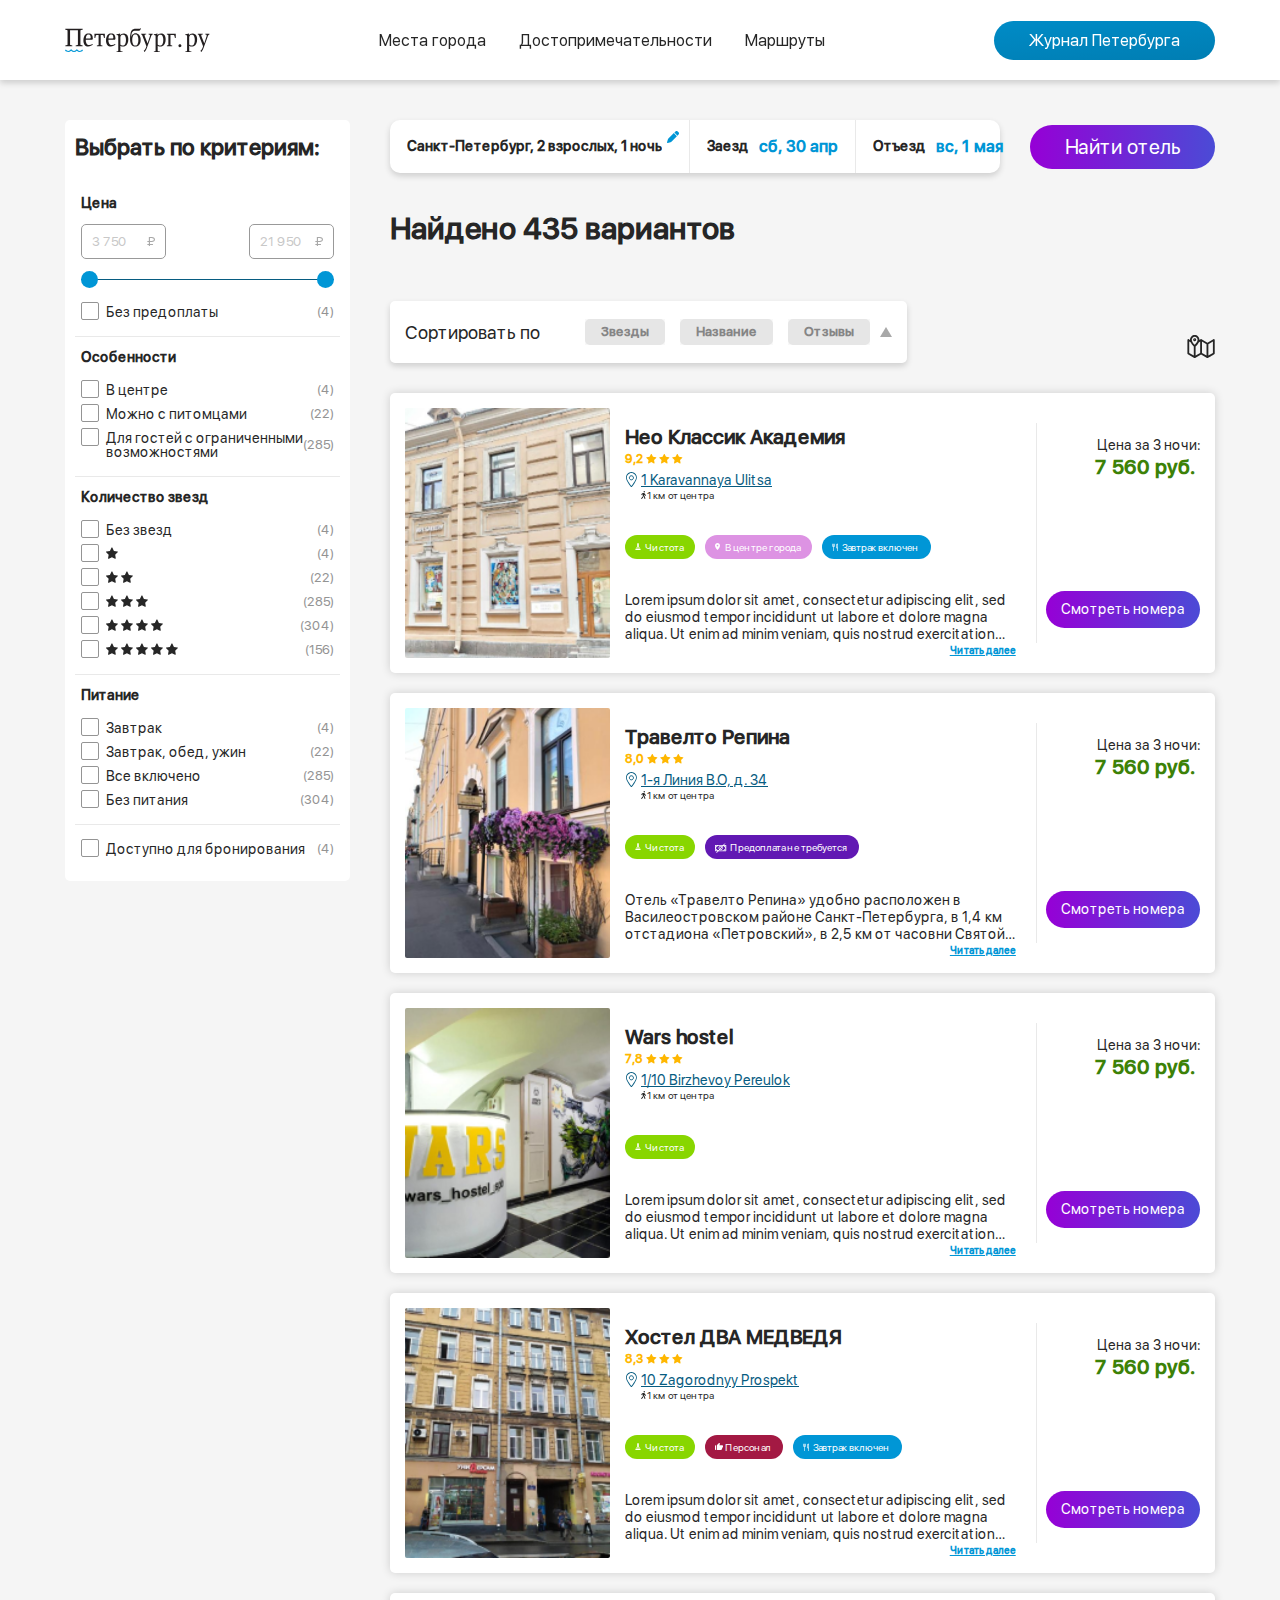
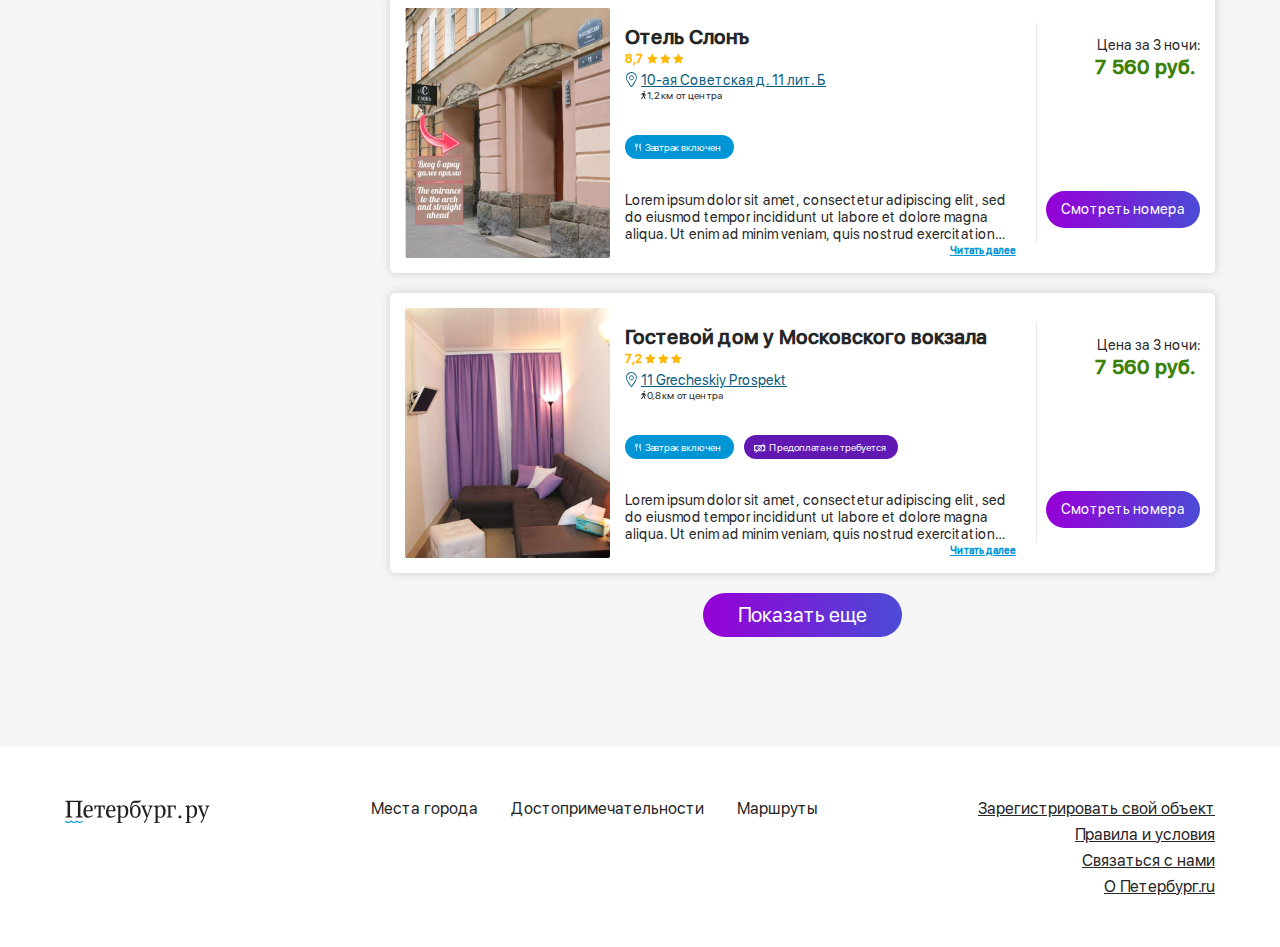
<file: index.html>
<!DOCTYPE html>
<html lang="ru">
<head>
	<meta charset="UTF-8">
	<title>Петербург</title>
	<link rel="shortcut icon" href="img/favicon.ico" type="image/x-icon">
	<meta name="viewport" content="width=device-width, initial-scale=1">
	<link rel="stylesheet" href="css/style.css">
</head>
<body>
	<div class="mask"></div>
	<nav class="burger__nav">
		<a class="burger__link" href="#">Журнал Петербурга</a>
		<nav class="nav__menu">
			<a class="nav__link menu" href="places_city.html">Места города</a>
			<a class="nav__link menu" href="attractions.html">Достопримечательности</a>
			<a class="nav__link menu" href="routes.html">Маршруты</a>
		</nav>
	</nav>
	<div class="page">
		<header class="header">
			<div class="container">
				<div class="header__inner">
					<a class="logo" href="index.html">
						<img src="img/logo.svg" alt="">
					</a>
					<nav class="nav">
						<a class="nav__link" href="places_city.html">Места города</a>
						<a class="nav__link" href="attractions.html">Достопримечательности</a>
						<a class="nav__link" href="routes.html">Маршруты</a>
					</nav>
					<a class="btn-blue" href="index.html">Журнал Петербурга</a>
					<span class="burger">
						<span></span>
					</span>
				</div>
			</div>
		</header>
		<section class="section-catalog">
			<div class="container">
				<div class="catalog__inner">
					<div class="criterias left-bar">
						<p class="criterias__title">Выбрать по критериям:</p>
						<div class="criterias__container">
							<p class="criteria__title">Цена</p>
							<div class="ragne__filter">
								<label class="ranges__label">
									<input type="number" min="3750" max="21950" placeholder="3 750" id="input-0">
									<span>₽</span>
								</label>
								<label class="ranges__label">
									<input type="number" min="3750" max="21950" placeholder="21 950" id="input-1">
									<span>₽</span>
								</label>
							</div>
							<div class="ranges__line">
								<div class="ranges__btn__from"></div>
								<div class="ranges__btn__to"></div>
							</div>
							<div class="criterias__box">
								<div class="radio">
									<input class="radio__input" type="radio" name="price" id="without_prepayment">
									<label class="radio__lable" name="price" for="without_prepayment">Без предоплаты</label>
								</div>
								<p class="criteria__number">(4)</p>
							</div>
						</div>
						<div class="line"></div>
						<div class="criterias__container">
							<p class="criteria__title">Особенности</p>
							<div class="criterias__box">
								<div class="radio">
									<input class="radio__input" type="radio" name="features" id="center">
									<label class="radio__lable" name="features" for="center">В центре</label>
								</div>
								<p class="criteria__number">(4)</p>
							</div>
							<div class="criterias__box">
								<div class="radio">
									<input class="radio__input" type="radio" name="features" id="pets">
									<label class="radio__lable" name="features" for="pets">Можно с питомцами</label>
								</div>
								<p class="criteria__number">(22)</p>
							</div>
							<div class="criterias__box">
								<div class="radio">
									<input class="radio__input" type="radio" name="features" id="disabled_people">
									<label class="radio__lable" name="features" for="disabled_people">Для гостей с ограниченными возможностями</label>
								</div>
								<p class="criteria__number">(285)</p>
							</div>
						</div>
						<div class="line"></div>
						<div class="criterias__container">
							<p class="criteria__title">Количество звезд</p>
							<div class="criterias__box">
								<div class="radio">
									<input class="radio__input" type="radio" name="star" id="star-0">
									<label class="radio__lable" name="star" for="star-0">Без звезд</label>
								</div>
								<p class="criteria__number">(4)</p>
							</div>
							<div class="criterias__box">
								<div class="radio">
									<input class="radio__input" type="radio" name="star" id="star-1">
									<label class="radio__lable" name="star" for="star-1"><img class="star-icon" src="img/star-icon.svg" alt=""></label>
								</div>
								<p class="criteria__number">(4)</p>
							</div>
							<div class="criterias__box">
								<div class="radio">
									<input class="radio__input" type="radio" name="star" id="star-2">
									<label class="radio__lable" name="star" for="star-2"><img class="star-icon" src="img/star-icon.svg" alt=""><img class="star-icon" src="img/star-icon.svg" alt=""></label>
								</div>
								<p class="criteria__number">(22)</p>
							</div>
							<div class="criterias__box">
								<div class="radio">
									<input class="radio__input" type="radio" name="star" id="star-3">
									<label class="radio__lable" name="star" for="star-3"><img class="star-icon" src="img/star-icon.svg" alt=""><img class="star-icon" src="img/star-icon.svg" alt=""><img class="star-icon" src="img/star-icon.svg" alt=""></label>
								</div>
								<p class="criteria__number">(285)</p>
							</div>
							<div class="criterias__box">
								<div class="radio">
									<input class="radio__input" type="radio" name="star" id="star-4">
									<label class="radio__lable" name="star" for="star-4"><img class="star-icon" src="img/star-icon.svg" alt=""><img class="star-icon" src="img/star-icon.svg" alt=""><img class="star-icon" src="img/star-icon.svg" alt=""><img class="star-icon" src="img/star-icon.svg" alt=""></label>
								</div>
								<p class="criteria__number">(304)</p>
							</div>
							<div class="criterias__box">
								<div class="radio">
									<input class="radio__input" type="radio" name="star" id="star-5">
									<label class="radio__lable" name="star" for="star-5"><img class="star-icon" src="img/star-icon.svg" alt=""><img class="star-icon" src="img/star-icon.svg" alt=""><img class="star-icon" src="img/star-icon.svg" alt=""><img class="star-icon" src="img/star-icon.svg" alt=""><img class="star-icon" src="img/star-icon.svg" alt=""></label>
								</div>
								<p class="criteria__number">(156)</p>
							</div>
						</div>
						<div class="line"></div>
						<div class="criterias__container">
							<p class="criteria__title">Питание</p>
							<div class="criterias__box">
								<div class="radio">
									<input class="radio__input" type="radio" name="meal" id="breakfast-included">
									<label class="radio__lable" name="meal" for="breakfast-included">Завтрак</label>
								</div>
								<p class="criteria__number">(4)</p>
							</div>
							<div class="criterias__box">
								<div class="radio">
									<input class="radio__input" type="radio" name="meal" id="breakfast-lunch-dinner">
									<label class="radio__lable" name="meal" for="breakfast-lunch-dinner">Завтрак, обед, ужин</label>
								</div>
								<p class="criteria__number">(22)</p>
							</div>
							<div class="criterias__box">
								<div class="radio">
									<input class="radio__input" type="radio" name="meal" id="all-inclusive">
									<label class="radio__lable" name="meal" for="all-inclusive">Все включено</label>
								</div>
								<p class="criteria__number">(285)</p>
							</div>
							<div class="criterias__box">
								<div class="radio">
									<input class="radio__input" type="radio" name="meal" id="without-meals">
									<label class="radio__lable" name="meal" for="without-meals">Без питания</label>
								</div>
								<p class="criteria__number">(304)</p>
							</div>
						</div>
						<div class="line"></div>
						<div class="criterias__container">
							<div class="criterias__box">
								<div class="radio">
									<input class="radio__input" type="radio" name="booking" id="available">
									<label class="radio__lable" name="booking" for="available">Доступно для бронирования</label>
								</div>
								<p class="criteria__number">(4)</p>
							</div>
						</div>
					</div>
					<div class="right-bar">
						<div class="catalog-top">
							<div class="serch__info">
								<div class="serch__info--location">
									<div class="serch__info__inner location">
										<img class="change-icon" src="img/change-icon.svg" alt="">
										<p class="serch__info__title">Санкт-Петербург, 2 взрослых, 1 ночь</p>
									</div>
									<div class="serch__info__change">
										<div class="serch__info__change__content">
											<div class="serch__info__change__inner">
												<div class="radio">
													<input class="radio__input" type="radio" name="location" id="peterburg">
													<label class="location__lable" name="location" for="peterburg">Санкт-Петербург</label>
												</div>
											</div>
											<div class="serch__info__change__inner">
												<div class="radio">
													<input class="radio__input" type="radio" name="location" id="len-obl">
													<label class="location__lable" name="location" for="len-obl">Ленинградская обл.</label>
												</div>
											</div>
										</div>
										<div class="serch__info__change__content">
											<div class="serch__info__change__inner">
												<p class="serch__info__change__text">Взрослые</p>
												<div class="counter__wrapper">
													<div class="control__item" data-action="plus">+</div>
													<div class="control__current" data-counter>1</div>
													<div class="control__item" data-action="minus">-</div>
												</div>
											</div>
											<div class="serch__info__change__inner">
												<p class="serch__info__change__text">Дети</p>
												<div class="counter__wrapper">
													<div class="control__item" data-action="plus">+</div>
													<div class="control__current" data-counter>1</div>
													<div class="control__item" data-action="minus">-</div>
												</div>
											</div>
										</div>
										<div class="serch__info__change__content">
											<div class="serch__info__change__inner">
												<p class="serch__info__change__text">Ночи</p>
												<input class="guests__counter" type="text" name="guests">
											</div>
										</div>
									</div>
								</div>
								<div class="serch__info--date">
									<div class="line-vertical-sorting"></div>
									<div class="serch__info__inner info-date in">
										<p class="serch__info__title">Заезд</p>
										<p class="serch__info__text date">сб, 30 апр</p>
										<div class="background calendar in">
											<p class="mounth__text">Июнь</p>
											<div class="calendar__container">
												<span class="days__week">
													<p>Пн</p>
												</span>
												<span class="days__week">
													<p>Вт</p>
												</span>
												<span class="days__week">
													<p>Ср</p>
												</span>
												<span class="days__week">
													<p>Чт</p>
												</span>
												<span class="days__week">
													<p>Пт</p>
												</span>
												<span class="days__week">
													<p>Сб</p>
												</span>
												<span class="days__week">
													<p>Вс</p>
												</span>
											</div>
											<div class="calendar__container">
												<div class="days__none"></div>
												<div class="days__none"></div>
												<div class="calendar__days">1</div>
												<div class="calendar__days">2</div>
												<div class="calendar__days">3</div>
												<div class="calendar__days">4</div>
												<div class="calendar__days">5</div>
												<div class="calendar__days">6</div>
												<div class="calendar__days">7</div>
												<div class="calendar__days">8</div>
												<div class="calendar__days">9</div>
												<div class="calendar__days">10</div>
												<div class="calendar__days">11</div>
												<div class="calendar__days">12</div>
												<div class="calendar__days">13</div>
												<div class="calendar__days">14</div>
												<div class="calendar__days">15</div>
												<div class="calendar__days">16</div>
												<div class="calendar__days">17</div>
												<div class="calendar__days">18</div>
												<div class="calendar__days">19</div>
												<div class="calendar__days">20</div>
												<div class="calendar__days">21</div>
												<div class="calendar__days">22</div>
												<div class="calendar__days">23</div>
												<div class="calendar__days">24</div>
												<div class="calendar__days">25</div>
												<div class="calendar__days">26</div>
												<div class="calendar__days">27</div>
												<div class="calendar__days">28</div>
												<div class="calendar__days">29</div>
												<div class="calendar__days">30</div>
											</div>
										</div>
									</div>
									<div class="line-vertical-sorting"></div>
									<div class="serch__info__inner info-date out">
										<p class="serch__info__title">Отъезд</p>
										<p class="serch__info__text date">вс, 1 мая</p>
										<div class="background calendar out">
											<p class="mounth__text">Июль</p>
											<div class="calendar__container">
												<span class="days__week">
													<p>Пн</p>
												</span>
												<span class="days__week">
													<p>Вт</p>
												</span>
												<span class="days__week">
													<p>Ср</p>
												</span>
												<span class="days__week">
													<p>Чт</p>
												</span>
												<span class="days__week">
													<p>Пт</p>
												</span>
												<span class="days__week">
													<p>Сб</p>
												</span>
												<span class="days__week">
													<p>Вс</p>
												</span>
											</div>
											<div class="calendar__container">
												<div class="days__none"></div>
												<div class="days__none"></div>
												<div class="calendar__days">1</div>
												<div class="calendar__days">2</div>
												<div class="calendar__days">3</div>
												<div class="calendar__days">4</div>
												<div class="calendar__days">5</div>
												<div class="calendar__days">6</div>
												<div class="calendar__days">7</div>
												<div class="calendar__days">8</div>
												<div class="calendar__days">9</div>
												<div class="calendar__days">10</div>
												<div class="calendar__days">11</div>
												<div class="calendar__days">12</div>
												<div class="calendar__days">13</div>
												<div class="calendar__days">14</div>
												<div class="calendar__days">15</div>
												<div class="calendar__days">16</div>
												<div class="calendar__days">17</div>
												<div class="calendar__days">18</div>
												<div class="calendar__days">19</div>
												<div class="calendar__days">20</div>
												<div class="calendar__days">21</div>
												<div class="calendar__days">22</div>
												<div class="calendar__days">23</div>
												<div class="calendar__days">24</div>
												<div class="calendar__days">25</div>
												<div class="calendar__days">26</div>
												<div class="calendar__days">27</div>
												<div class="calendar__days">28</div>
												<div class="calendar__days">29</div>
												<div class="calendar__days">30</div>
											</div>
										</div>
									</div>
								</div>
							</div>
							<div class="serch__btn">
								<a class="btn-blue-big" href="#">Найти отель</a>
							</div>
						</div>
						<div class="seche__title__container">
							<h1 class="seche__title">Найдено 435 вариантов</h1>
							<img class="filter-icon" src="img/filter-icon.svg" alt="">
						</div>
						<div class="sorting">
							<nav class="sorting__inner">
								<p class="sorting__title">Сортировать по</p>
								<div class="sorting__container">
									<li class="sorting__item">
										<button class="sorting__btn" type="button">Звезды</button>
									</li>
									<li class="sorting__item">
										<button class="sorting__btn" type="button">Название</button>
									</li>
									<li class="sorting__item">
										<button class="sorting__btn" type="button">Отзывы</button>
									</li>
								</div>
								<div class="triangle-left"></div>
							</nav>
							<a href="#">
								<img class="map-icon" src="img/map-icon.svg" alt="">
							</a>
						</div>
						<div class="catalog">
							<div class="catalog__item">
								<div class="item__inner">
									<a href="#">
										<div class="item__img">
											<img src="img/catalog/01.png" alt="">
										</div>
									</a>
									<div class="item__info">
										<div class="item__info__inner">
											<div>
												<a href="#">
													<h2 class="item__title">Нео Классик Академия</h2>
												</a>
												<div class="rating">
													<div class="rating__stars">
														<p class="rating__number">9,2</p>
														<img class="star-icon-yellow" src="img/star-icon-yellow.svg" alt="">
														<img class="star-icon-yellow" src="img/star-icon-yellow.svg" alt="">
														<img class="star-icon-yellow" src="img/star-icon-yellow.svg" alt="">
													</div>
													<p class="review__text d-none">422 отзыва</p>
												</div>
												<a href="#">
													<div class="adress__container">
														<p class="adress__text">1 Karavannaya Ulitsa</p>
														<p class="distance__text">1 км от центра</p>
													</div>
												</a>
											</div>
											<div class="advantages__container">
												<span class="advantages clean">Чистота</span>
												<span class="advantages center">В центре города</span>
												<span class="advantages breakfast">Завтрак включен</span>
											</div>
											<div class="item__article">
												<p class="item__article__text">
													Lorem ipsum dolor sit amet, consectetur adipiscing elit, sed do eiusmod tempor incididunt ut labore et dolore magna aliqua. Ut enim ad minim veniam, quis nostrud exercitation ullamco laboris nisi ut aliquip ex ea commodo consequat.
												</p>
												<a class="item__article__button" href="#">Читать далее</a>
											</div>
										</div>
										<div class="line-vertical"></div>
										<div class="item__price">
										 	<div>
										 		<div class="item__price__container">
											 		<p class="price__title">Цена за 3 ночи:</p>
											 		<p class="price__price">7 560 руб.</p>
										 		</div>
										 		<p class="price__tax d-none">Включая налоги и сборы*</p>
										 	</div>
										 	<a class="btn-blue-catalog" href="#">Смотреть номера</a>
										</div>
									</div>
								</div>
							</div>
							<div class="catalog__item">
								<div class="item__inner">
									<a href="hotel-page.html">
										<div class="item__img">
											<img src="img/catalog/02.png" alt="">
										</div>
									</a>
									<div class="item__info">
										<div class="item__info__inner">
											<div>
												<a href="hotel-page.html">
													<h2 class="item__title">Травелто Репина</h2>
												</a>
												<div class="rating">
													<div class="rating__stars">
														<p class="rating__number">8,0</p>
														<img class="star-icon-yellow" src="img/star-icon-yellow.svg" alt="">
														<img class="star-icon-yellow" src="img/star-icon-yellow.svg" alt="">
														<img class="star-icon-yellow" src="img/star-icon-yellow.svg" alt="">
													</div>
													<p class="review__text d-none">1 091 отзыв</p>
												</div>
												<a href="#">
													<div class="adress__container">
														<p class="adress__text">1-я Линия В.О, д. 34</p>
														<p class="distance__text">1 км от центра</p>
													</div>
												</a>
											</div>
											<div class="advantages__container">
												<span class="advantages clean">Чистота</span>
												<span class="advantages prepayment">Предоплата не требуется</span>
											</div>
											<div class="item__article">
												<p class="item__article__text">
													Отель «Травелто Репина» удобно расположен в Василеостровском районе Санкт-Петербурга, в 1,4 км отстадиона «Петровский», в 2,5 км от часовни Святой Ксении Блаженной и в 2,6 км от Мариинского театра. Вэтом 3-звездочном отеле можно воспользоваться услугами консьержа. К услугам гостей круглосуточная стойка регистрации, бесплатный Wi-Fi и общая кухня. По запросу организуется трансфер от/до аэропорта.
												</p>
												<a class="item__article__button" href="#">Читать далее</a>
											</div>
										</div>
										<div class="line-vertical"></div>
										<div class="item__price">
										 	<div>
										 		<div class="item__price__container">
											 		<p class="price__title">Цена за 3 ночи:</p>
											 		<p class="price__price">7 560 руб.</p>
										 		</div>
										 		<p class="price__tax d-none">Включая налоги и сборы*</p>
										 	</div>
										 	<a class="btn-blue-catalog" href="#">Смотреть номера</a>
										</div>
									</div>
								</div>
							</div>
							<div class="catalog__item">
								<div class="item__inner">
									<a href="#">
										<div class="item__img">
											<img src="img/catalog/03.png" alt="">
										</div>
									</a>
									<div class="item__info">
										<div class="item__info__inner">
											<div>
												<a href="#">
													<h2 class="item__title">Wars hostel</h2>
												</a>
												<div class="rating">
													<div class="rating__stars">
														<p class="rating__number">7,8</p>
														<img class="star-icon-yellow" src="img/star-icon-yellow.svg" alt="">
														<img class="star-icon-yellow" src="img/star-icon-yellow.svg" alt="">
														<img class="star-icon-yellow" src="img/star-icon-yellow.svg" alt="">
													</div>
													<p class="review__text d-none">231 отзыв</p>
												</div>
												<a href="#">
													<div class="adress__container">
														<p class="adress__text">1/10 Birzhevoy Pereulok</p>
														<p class="distance__text">1 км от центра</p>
													</div>
												</a>
											</div>
											<div class="advantages__container">
												<span class="advantages clean">Чистота</span>
											</div>
											<div class="item__article">
												<p class="item__article__text">
													Lorem ipsum dolor sit amet, consectetur adipiscing elit, sed do eiusmod tempor incididunt ut labore et dolore magna aliqua. Ut enim ad minim veniam, quis nostrud exercitation ullamco laboris nisi ut aliquip ex ea commodo consequat.
												</p>
												<a class="item__article__button" href="#">Читать далее</a>
											</div>
										</div>
										<div class="line-vertical"></div>
										<div class="item__price">
										 	<div>
										 		<div class="item__price__container">
											 		<p class="price__title">Цена за 3 ночи:</p>
											 		<p class="price__price">7 560 руб.</p>
										 		</div>
										 		<p class="price__tax d-none">Включая налоги и сборы*</p>
										 	</div>
										 	<a class="btn-blue-catalog" href="#">Смотреть номера</a>
										</div>
									</div>
								</div>
							</div>
							<div class="catalog__item">
								<div class="item__inner">
									<a href="#">
										<div class="item__img">
											<img src="img/catalog/04.png" alt="">
										</div>
									</a>
									<div class="item__info">
										<div class="item__info__inner">
											<div>
												<a href="#">
													<h2 class="item__title">Хостел ДВА МЕДВЕДЯ</h2>
												</a>
												<div class="rating">
													<div class="rating__stars">
														<p class="rating__number">8,3</p>
														<img class="star-icon-yellow" src="img/star-icon-yellow.svg" alt="">
														<img class="star-icon-yellow" src="img/star-icon-yellow.svg" alt="">
														<img class="star-icon-yellow" src="img/star-icon-yellow.svg" alt="">
													</div>
													<p class="review__text d-none">123 отзыва</p>
												</div>
												<a href="#">
													<div class="adress__container">
														<p class="adress__text">10 Zagorodnyy Prospekt</p>
														<p class="distance__text">1 км от центра</p>
													</div>
												</a>
											</div>
											<div class="advantages__container">
												<span class="advantages clean">Чистота</span>
												<span class="advantages staff">Персонал</span>
												<span class="advantages breakfast">Завтрак включен</span>
											</div>
											<div class="item__article">
												<p class="item__article__text">
													Lorem ipsum dolor sit amet, consectetur adipiscing elit, sed do eiusmod tempor incididunt ut labore et dolore magna aliqua. Ut enim ad minim veniam, quis nostrud exercitation ullamco laboris nisi ut aliquip ex ea commodo consequat.
												</p>
												<a class="item__article__button" href="#">Читать далее</a>
											</div>
										</div>
										<div class="line-vertical"></div>
										<div class="item__price">
										 	<div>
										 		<div class="item__price__container">
											 		<p class="price__title">Цена за 3 ночи:</p>
											 		<p class="price__price">7 560 руб.</p>
										 		</div>
										 		<p class="price__tax d-none">Включая налоги и сборы*</p>
										 	</div>
										 	<a class="btn-blue-catalog" href="#">Смотреть номера</a>
										</div>
									</div>
								</div>
							</div>
							<div class="catalog__item">
								<div class="item__inner">
									<a href="#">
										<div class="item__img">
											<img src="img/catalog/05.png" alt="">
										</div>
									</a>
									<div class="item__info">
										<div class="item__info__inner">
											<div>
												<a href="#">
													<h2 class="item__title">Отель Слонъ</h2>
												</a>
												<div class="rating">
													<div class="rating__stars">
														<p class="rating__number">8,7</p>
														<img class="star-icon-yellow" src="img/star-icon-yellow.svg" alt="">
														<img class="star-icon-yellow" src="img/star-icon-yellow.svg" alt="">
														<img class="star-icon-yellow" src="img/star-icon-yellow.svg" alt="">
													</div>
													<p class="review__text d-none">228 отзывов</p>
												</div>
												<a href="#">
													<div class="adress__container">
														<p class="adress__text">10-ая Советская д. 11 лит. Б</p>
														<p class="distance__text">1,2 км от центра</p>
													</div>
												</a>
											</div>
											<div class="advantages__container">
												<span class="advantages breakfast">Завтрак включен</span>
											</div>
											<div class="item__article">
												<p class="item__article__text">
													Lorem ipsum dolor sit amet, consectetur adipiscing elit, sed do eiusmod tempor incididunt ut labore et dolore magna aliqua. Ut enim ad minim veniam, quis nostrud exercitation ullamco laboris nisi ut aliquip ex ea commodo consequat.
												</p>
												<a class="item__article__button" href="#">Читать далее</a>
											</div>
										</div>
										<div class="line-vertical"></div>
										<div class="item__price">
										 	<div>
										 		<div class="item__price__container">
											 		<p class="price__title">Цена за 3 ночи:</p>
											 		<p class="price__price">7 560 руб.</p>
										 		</div>
										 		<p class="price__tax d-none">Включая налоги и сборы*</p>
										 	</div>
										 	<a class="btn-blue-catalog" href="#">Смотреть номера</a>
										</div>
									</div>
								</div>
							</div>
							<div class="catalog__item">
								<div class="item__inner">
									<a href="#">
										<div class="item__img">
											<img src="img/catalog/06.png" alt="">
										</div>
									</a>
									<div class="item__info">
										<div class="item__info__inner">
											<div>
												<a href="#">
													<h2 class="item__title">Гостевой дом у Московского вокзала</h2>
												</a>
												<div class="rating">
													<div class="rating__stars">
														<p class="rating__number">7,2</p>
														<img class="star-icon-yellow" src="img/star-icon-yellow.svg" alt="">
														<img class="star-icon-yellow" src="img/star-icon-yellow.svg" alt="">
														<img class="star-icon-yellow" src="img/star-icon-yellow.svg" alt="">
													</div>
													<p class="review__text d-none">71 отзыв</p>
												</div>
												<a href="#">
													<div class="adress__container">
														<p class="adress__text">11 Grecheskiy Prospekt</p>
														<p class="distance__text">0,8 км от центра</p>
													</div>
												</a>
											</div>
											<div class="advantages__container">
												<span class="advantages breakfast">Завтрак включен</span>
												<span class="advantages prepayment">Предоплата не требуется</span>
											</div>
											<div class="item__article">
												<p class="item__article__text">
													Lorem ipsum dolor sit amet, consectetur adipiscing elit, sed do eiusmod tempor incididunt ut labore et dolore magna aliqua. Ut enim ad minim veniam, quis nostrud exercitation ullamco laboris nisi ut aliquip ex ea commodo consequat.
												</p>
												<a class="item__article__button" href="#">Читать далее</a>
											</div>
										</div>
										<div class="line-vertical"></div>
										<div class="item__price">
										 	<div>
										 		<div class="item__price__container">
											 		<p class="price__title">Цена за 3 ночи:</p>
											 		<p class="price__price">7 560 руб.</p>
										 		</div>
										 		<p class="price__tax d-none">Включая налоги и сборы*</p>
										 	</div>
										 	<a class="btn-blue-catalog" href="#">Смотреть номера</a>
										</div>
									</div>
								</div>
							</div>
						</div>
						<div class="catalog__btn">
							<a class="btn-blue-big center" href="#">Показать еще</a>
						</div>
					</div>
				</div>
			</div>
		</section>
  	</div>
  	<footer class="footer">
		<div class="container">
			<div class="footer__container">
				<div class="flex__content">
					<a class="logo" href="index.html">
						<img src="img/logo.svg" alt="">
					</a>
					<nav class="nav">
						<a class="nav__link" href="places_city.html">Места города</a>
						<a class="nav__link" href="attractions.html">Достопримечательности</a>
						<a class="nav__link" href="routes.html">Маршруты</a>
					</nav>
					<nav class="nav__footer">
						<a class="footer__link" href="#">Зарегистрировать свой объект</a>
						<a class="footer__link" href="#">Правила и условия</a>
						<a class="footer__link " href="#">Связаться с нами</a>
						<a class="footer__link" href="#">О Петербург.ru</a>
					</nav>
				</div>
			</div>
		</div>
	</footer>

  	<script src="js/jquery.min.js"></script>
	<script src="js/script.js"></script>

</body>
</html>
</file>
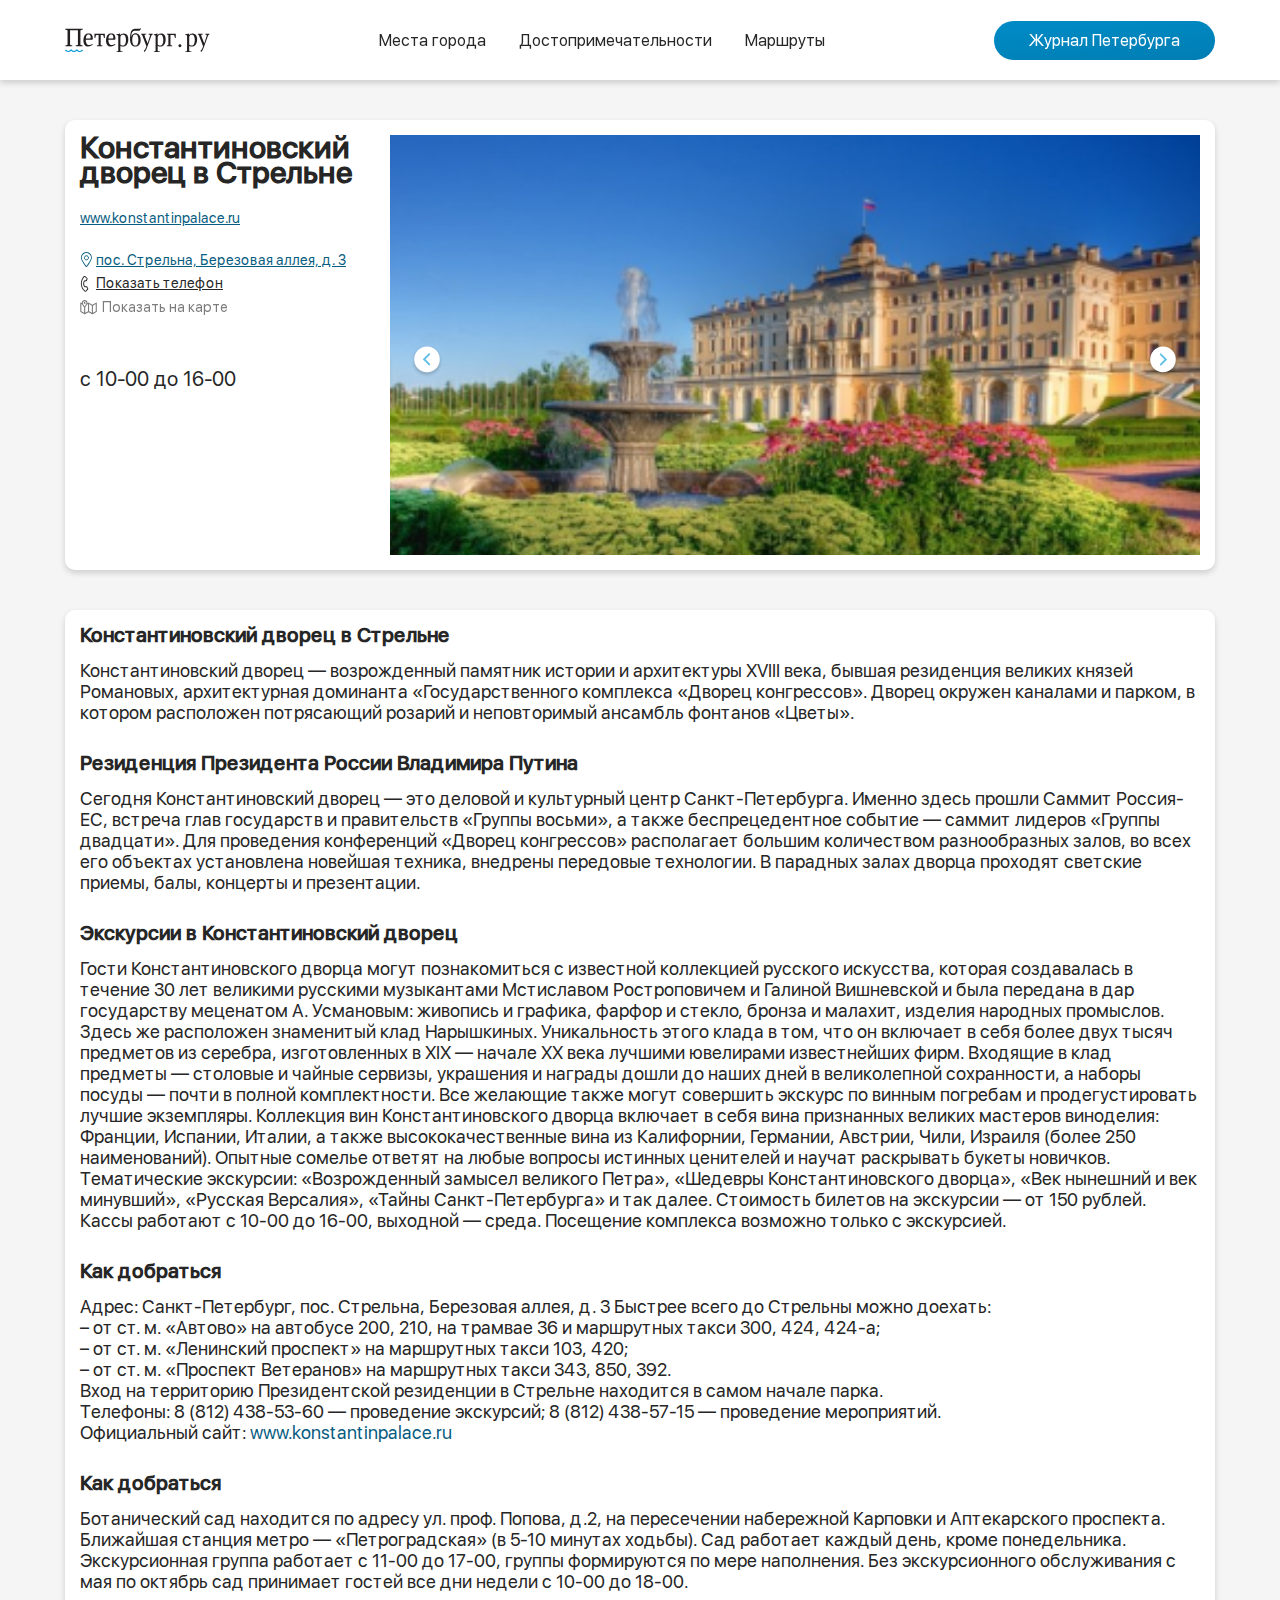
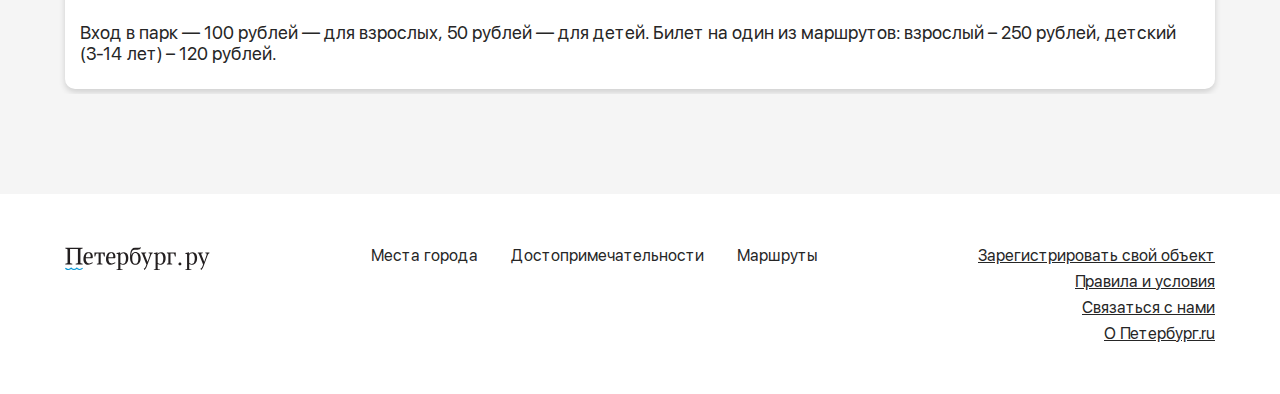
<file: attraction-page.html>
<!DOCTYPE html>
<html lang="ru">
<head>
	<meta charset="UTF-8">
	<title>Петербург</title>
	<link rel="shortcut icon" href="img/favicon.ico" type="image/x-icon">
	<meta name="viewport" content="width=device-width, initial-scale=1">
	<link rel="stylesheet" href="css/style.css">
</head>
<body>
	<div class="mask"></div>
	<nav class="burger__nav">
		<a class="burger__link" href="#">Журнал Петербурга</a>
		<nav class="nav__menu">
			<a class="nav__link menu" href="places_city.html">Места города</a>
			<a class="nav__link menu" href="attractions.html">Достопримечательности</a>
			<a class="nav__link menu" href="routes.html">Маршруты</a>
		</nav>
	</nav>
	<div class="page">
		<header class="header">
			<div class="container">
				<div class="header__inner">
					<a class="logo" href="index.html">
						<img src="img/logo.svg" alt="">
					</a>
					<nav class="nav">
						<a class="nav__link" href="places_city.html">Места города</a>
						<a class="nav__link" href="attractions.html">Достопримечательности</a>
						<a class="nav__link" href="routes.html">Маршруты</a>
					</nav>
					<a class="btn-blue" href="index.html">Журнал Петербурга</a>
					<span class="burger">
						<span></span>
					</span>
				</div>
			</div>
		</header>
		<section class="place-item">
			<div class="container-hotel-page">
				<div class="background place__item">
					<div class="place__item__container">
						<div class="place__item__info">
							<h2 class="place__item__title">Константиновский дворец в Стрельне</h2>
							<a href="#">
								<div class="place__item__site"> www.konstantinpalace.ru</div>
							</a>
							<a href="place-page.html">
								<div class="adress__container">
									<p class="adress__text">пос. Стрельна, Березовая аллея, д. 3</p>
								</div>
							</a>
							<a href="#">
								<p class="phone__text">Показать телефон</p>
							</a>
							<a href="#">
								<div class="show__map">
									<img class="show__map-icon" src="img/map-icon.svg" alt="">
									<p class="show__map-text">Показать на карте</p>
								</div>
							</a>
							<p class="opening__hours">с 10-00 до 16-00</p>
						</div>
						<div class="place__item__slider">
							<div class="arrow-prev place"></div>
							<div class="arrow-next place"></div>
							<img src="img/attractions/03.png" alt="">
						</div>
					</div>
				</div>
			</div>
		</section>
		<section class="place-article">
			<div class="container-hotel-page">
				<div class="background place_article">
					<div class="article__content">
						<p class="article__title">Константиновский дворец в Стрельне</p>
						<p class="article__text">Константиновский дворец — возрожденный памятник истории и архитектуры XVIII века, бывшая резиденция великих князей Романовых, архитектурная доминанта «Государственного комплекса «Дворец конгрессов». Дворец окружен каналами и парком, в котором расположен потрясающий розарий и неповторимый ансамбль фонтанов «Цветы».</p>
					</div>
					<div class="article__content">
						<p class="article__title">Резиденция Президента России Владимира Путина</p>
						<p class="article__text">Сегодня Константиновский дворец — это деловой и культурный центр Санкт-Петербурга. Именно здесь прошли Саммит Россия-ЕС, встреча глав государств и правительств «Группы восьми», а также беспрецедентное событие — саммит лидеров «Группы двадцати».
						Для проведения конференций «Дворец конгрессов» располагает большим количеством разнообразных залов, во всех его объектах установлена новейшая техника, внедрены передовые технологии. В парадных залах дворца проходят светские приемы, балы, концерты и презентации.</p>
					</div>
					<div class="article__content">
						<p class="article__title">Экскурсии в Константиновский дворец</p>
						<p class="article__text">Гости Константиновского дворца могут познакомиться с известной коллекцией русского искусства, которая создавалась в течение 30 лет великими русскими музыкантами Мстиславом Ростроповичем и Галиной Вишневской и была передана в дар государству меценатом А. Усмановым: живопись и графика, фарфор и стекло, бронза и малахит, изделия народных промыслов.
						Здесь же расположен знаменитый клад Нарышкиных. Уникальность этого клада в том, что он включает в себя более двух тысяч предметов из серебра, изготовленных в XIX — начале XX века лучшими ювелирами известнейших фирм. Входящие в клад предметы — столовые и чайные сервизы, украшения и награды дошли до наших дней в великолепной сохранности, а наборы посуды — почти в полной комплектности.
						Все желающие также могут совершить экскурс по винным погребам и продегустировать лучшие экземпляры. Коллекция вин Константиновского дворца включает в себя вина признанных великих мастеров виноделия: Франции, Испании, Италии, а также высококачественные вина из Калифорнии, Германии, Австрии, Чили, Израиля (более 250 наименований). Опытные сомелье ответят на любые вопросы истинных ценителей и научат раскрывать букеты новичков.
						Тематические экскурсии: «Возрожденный замысел великого Петра», «Шедевры Константиновского дворца», «Век нынешний и век минувший», «Русская Версалия», «Тайны Санкт-Петербурга» и так далее.
						Стоимость билетов на экскурсии — от 150 рублей.
						Кассы работают с 10-00 до 16-00, выходной — среда.
						Посещение комплекса возможно только с экскурсией.</p>
					</div>
					<div class="article__content">
						<p class="article__title">Как добраться</p>
						<p class="article__text">Адрес: Санкт-Петербург, пос. Стрельна, Березовая аллея, д. 3
						Быстрее всего до Стрельны можно доехать:
						<br>
						– от ст. м. «Автово» на автобусе 200, 210, на трамвае 36 и маршрутных такси 300, 424, 424-а;
						<br>
						– от ст. м. «Ленинский проспект» на маршрутных такси 103, 420;
						<br>
						– от ст. м. «Проспект Ветеранов» на маршрутных такси 343, 850, 392.
						<br>
						Вход на территорию Президентской резиденции в Стрельне находится в самом начале парка.
						<br>
						Телефоны: 8 (812) 438-53-60 — проведение экскурсий; 8 (812) 438-57-15 — проведение мероприятий.
						<br>
						Официальный сайт: <a href="#">www.konstantinpalace.ru</a></p>
					</div>
					<div class="article__content">
						<p class="article__title">Как добраться</p>
						<p class="article__text">Ботанический сад находится по адресу ул. проф. Попова, д.2, на пересечении набережной Карповки и Аптекарского проспекта. Ближайшая станция метро — «Петроградская» (в 5-10 минутах ходьбы). Сад работает каждый день, кроме понедельника. Экскурсионная группа работает с 11-00 до 17-00, группы формируются по мере наполнения. Без экскурсионного обслуживания с мая по октябрь сад принимает гостей все дни недели с 10-00 до 18-00.</p>
					</div>
					<div class="article__content">
						<p class="article__text">Вход в парк — 100 рублей — для взрослых, 50 рублей — для детей. Билет на один из маршрутов: взрослый – 250 рублей, детский (3-14 лет) – 120 рублей.</p>
					</div>
				</div>
			</div>
		</section>
  	</div>
  	<footer class="footer">
		<div class="container">
			<div class="footer__container">
				<div class="flex__content">
					<a class="logo" href="index.html">
						<img src="img/logo.svg" alt="">
					</a>
					<nav class="nav">
						<a class="nav__link" href="places_city.html">Места города</a>
						<a class="nav__link" href="attractions.html">Достопримечательности</a>
						<a class="nav__link" href="routes.html">Маршруты</a>
					</nav>
					<nav class="nav__footer">
						<a class="footer__link" href="#">Зарегистрировать свой объект</a>
						<a class="footer__link" href="#">Правила и условия</a>
						<a class="footer__link " href="#">Связаться с нами</a>
						<a class="footer__link" href="#">О Петербург.ru</a>
					</nav>
				</div>
			</div>
		</div>
	</footer>

  	<script src="js/jquery.min.js"></script>
	<script src="js/script.js"></script>

</body>
</html>
</file>
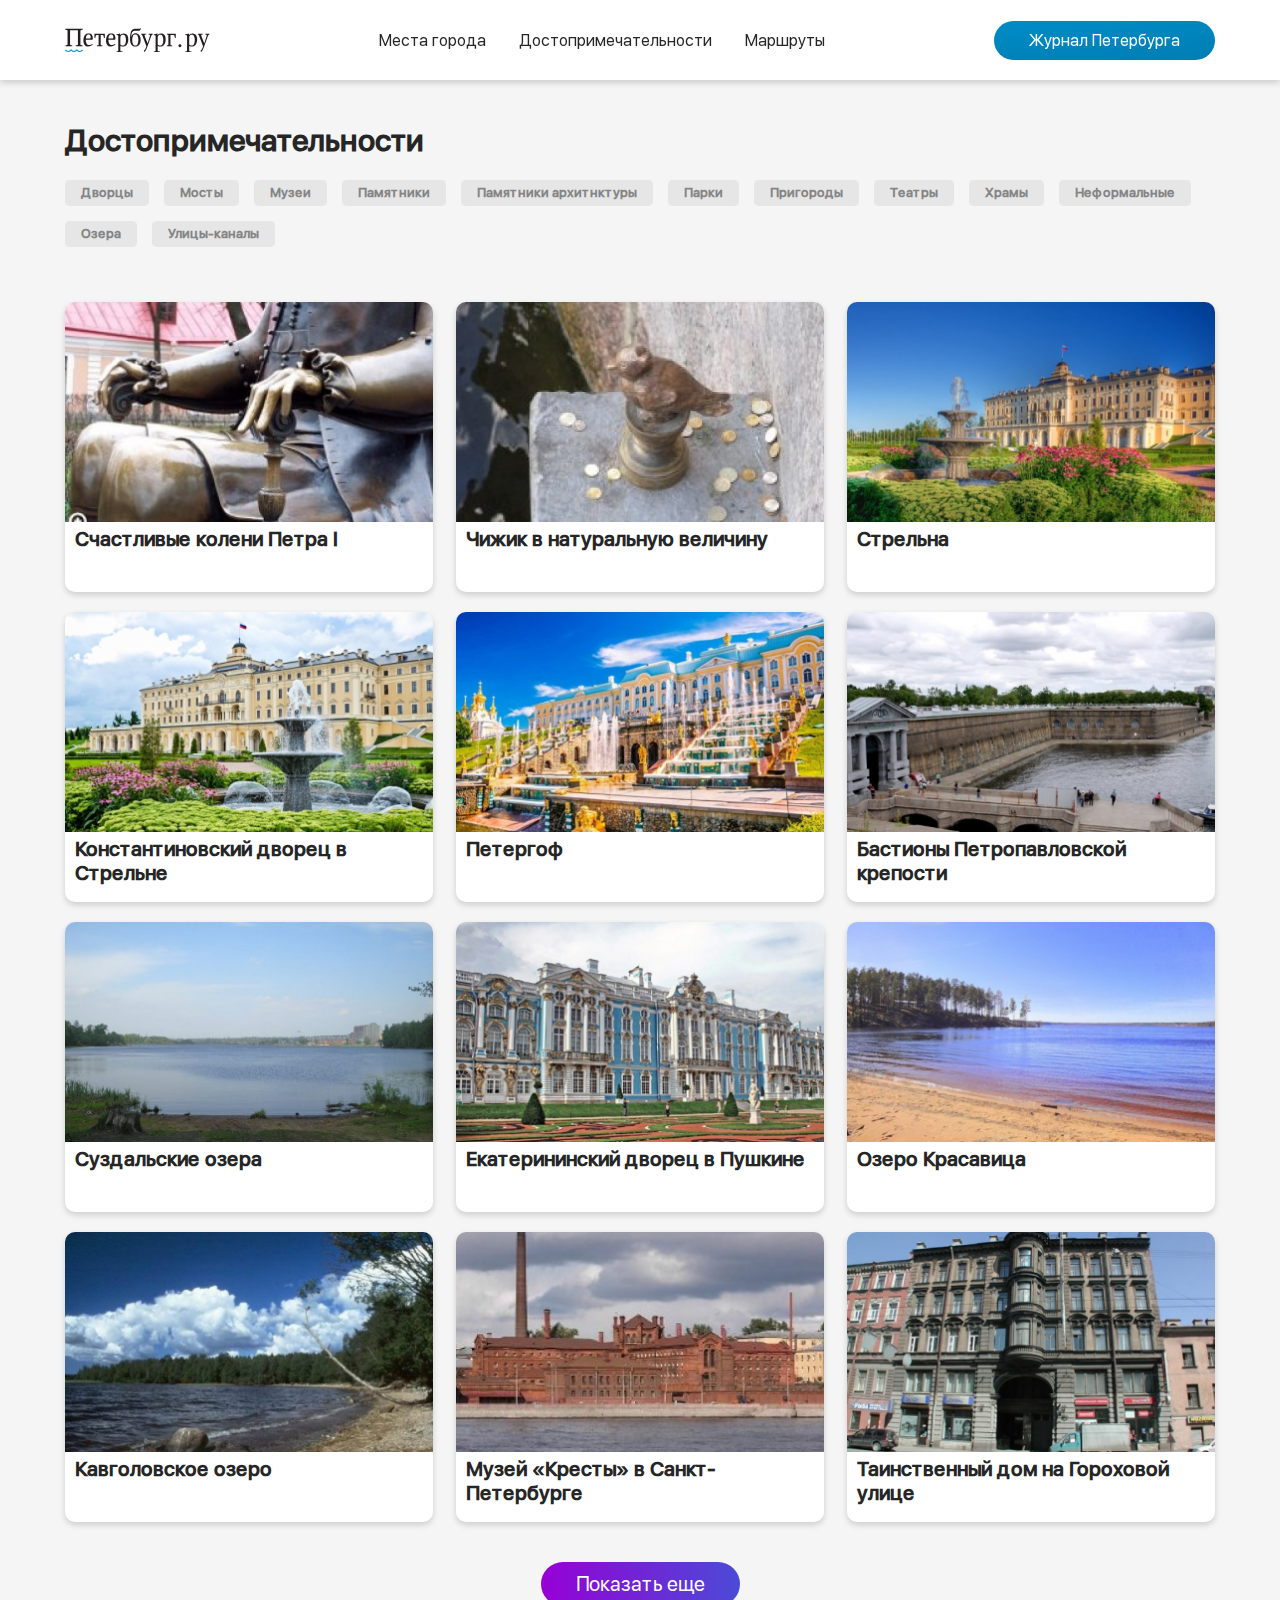
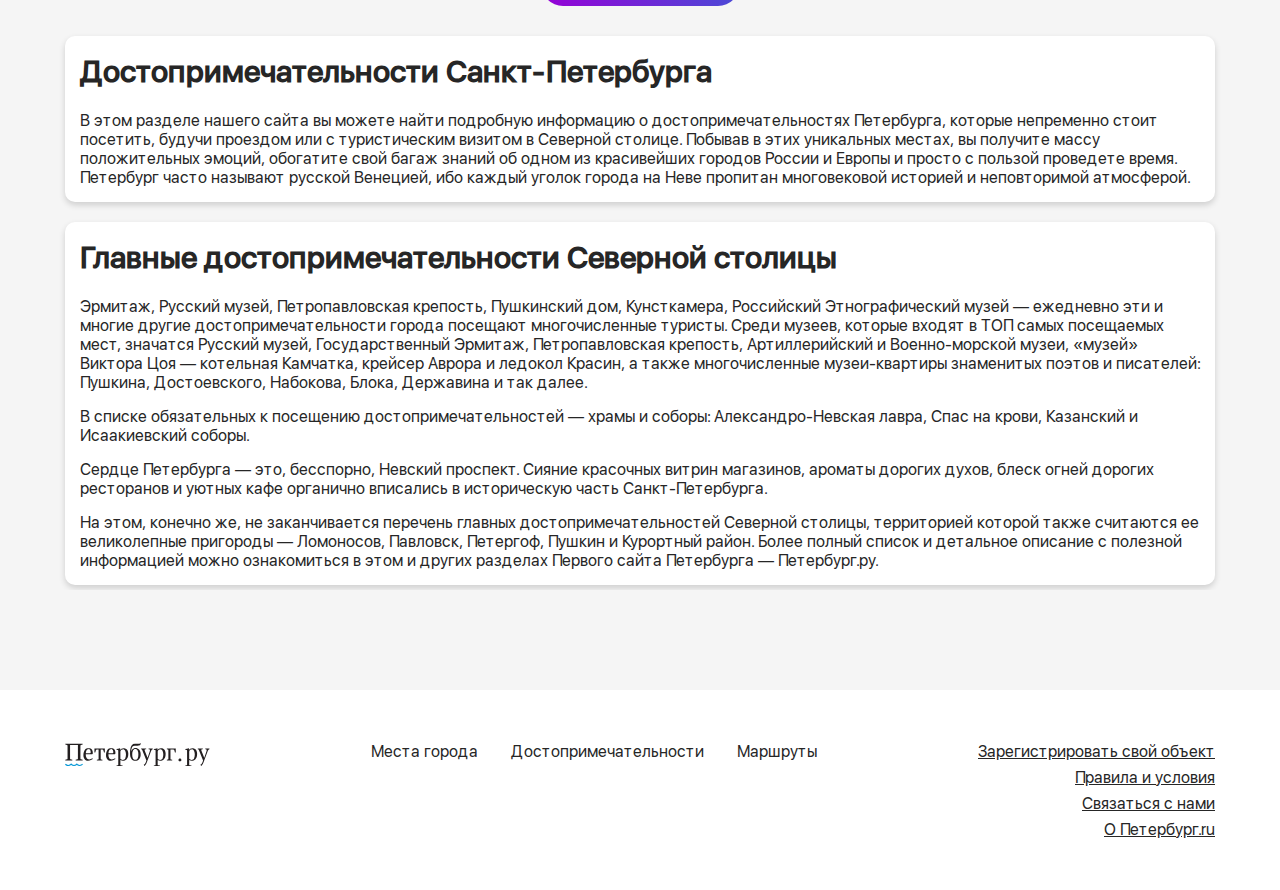
<file: attractions.html>
<!DOCTYPE html>
<html lang="ru">
<head>
	<meta charset="UTF-8">
	<title>Петербург</title>
	<link rel="shortcut icon" href="img/favicon.ico" type="image/x-icon">
	<meta name="viewport" content="width=device-width, initial-scale=1">
	<link rel="stylesheet" href="css/style.css">
</head>
<body>
	<div class="mask"></div>
	<nav class="burger__nav">
		<a class="burger__link" href="#">Журнал Петербурга</a>
		<nav class="nav__menu">
			<a class="nav__link menu" href="places_city.html">Места города</a>
			<a class="nav__link menu" href="attractions.html">Достопримечательности</a>
			<a class="nav__link menu" href="routes.html">Маршруты</a>
		</nav>
	</nav>
	<div class="page">
		<header class="header">
			<div class="container">
				<div class="header__inner">
					<a class="logo" href="index.html">
						<img src="img/logo.svg" alt="">
					</a>
					<nav class="nav">
						<a class="nav__link" href="places_city.html">Места города</a>
						<a class="nav__link" href="attractions.html">Достопримечательности</a>
						<a class="nav__link" href="routes.html">Маршруты</a>
					</nav>
					<a class="btn-blue" href="index.html">Журнал Петербурга</a>
					<span class="burger">
						<span></span>
					</span>
				</div>
			</div>
		</header>
		<section class="sorting">
			<div class="container">
				<p class="page__title">Достопримечательности</p>
				<nav class="sorting__place">
					<li class="sorting__item">
						<button class="sorting__btn" type="button">Дворцы</button>
					</li>
					<li class="sorting__item">
						<button class="sorting__btn" type="button">Мосты</button>
					</li>
					<li class="sorting__item">
						<button class="sorting__btn" type="button">Музеи</button>
					</li>
					<li class="sorting__item">
						<button class="sorting__btn" type="button">Памятники</button>
					</li>
					<li class="sorting__item">
						<button class="sorting__btn" type="button">Памятники архитнктуры</button>
					</li>
					<li class="sorting__item">
						<button class="sorting__btn" type="button">Парки</button>
					</li>
					<li class="sorting__item">
						<button class="sorting__btn" type="button">Пригороды</button>
					</li>
					<li class="sorting__item">
						<button class="sorting__btn" type="button">Театры</button>
					</li>
					<li class="sorting__item">
						<button class="sorting__btn" type="button">Храмы</button>
					</li>
					<li class="sorting__item">
						<button class="sorting__btn" type="button">Неформальные</button>
					</li>
					<li class="sorting__item">
						<button class="sorting__btn" type="button">Озера</button>
					</li>
					<li class="sorting__item">
						<button class="sorting__btn" type="button">Улицы-каналы</button>
					</li>
				</nav>
			</div>
		</section>
		<section class="attractions">
			<div class="container">
				<div class="attractions__container">
					<div class="attraction__card">
						<a href="#">
							<div class="attraction__img">
								<img src="img/attractions/01.png">
							</div>
						</a>
						<a href="#">
							<p class="attraction__title">Счастливые колени Петра I</p>
						</a>
					</div>
					<div class="attraction__card">
						<a href="#">
							<div class="attraction__img">
								<img src="img/attractions/02.png">
							</div>
						</a>
						<a href="#">
							<p class="attraction__title">Чижик в натуральную величину</p>
						</a>
					</div>
					<div class="attraction__card">
						<a href="attraction-page.html">
							<div class="attraction__img">
								<img src="img/attractions/03.png">
							</div>
						</a>
						<a href="attraction-page.html">
							<p class="attraction__title">Стрельна</p>
						</a>
					</div>
					<div class="attraction__card">
						<a href="#">
							<div class="attraction__img">
								<img src="img/attractions/04.png">
							</div>
						</a>
						<a href="#">
							<p class="attraction__title">Константиновский дворец в Стрельне</p>
						</a>
					</div>
					<div class="attraction__card">
						<a href="#">
							<div class="attraction__img">
								<img src="img/attractions/05.png">
							</div>
						</a>
						<a href="#">
							<p class="attraction__title">Петергоф</p>
						</a>
					</div>
					<div class="attraction__card">
						<a href="#">
							<div class="attraction__img">
								<img src="img/attractions/06.png">
							</div>
						</a>
						<a href="#">
							<p class="attraction__title">Бастионы Петропавловской крепости</p>
						</a>
					</div>
					<div class="attraction__card">
						<a href="#">
							<div class="attraction__img">
								<img src="img/attractions/07.png">
							</div>
						</a>
						<a href="#">
							<p class="attraction__title">Суздальские озера</p>
						</a>
					</div>
					<div class="attraction__card">
						<a href="#">
							<div class="attraction__img">
								<img src="img/attractions/08.png">
							</div>
						</a>
						<a href="#">
							<p class="attraction__title">Екатерининский дворец в Пушкине</p>
						</a>
					</div>
					<div class="attraction__card">
						<a href="#">
							<div class="attraction__img">
								<img src="img/attractions/09.png">
							</div>
						</a>
						<a href="#">
							<p class="attraction__title">Озеро Красавица</p>
						</a>
					</div>
					<div class="attraction__card">
						<a href="#">
							<div class="attraction__img">
								<img src="img/attractions/10.png">
							</div>
						</a>
						<a href="#">
							<p class="attraction__title">Кавголовское озеро</p>
						</a>
					</div>
					<div class="attraction__card">
						<a href="#">
							<div class="attraction__img">
								<img src="img/attractions/11.png">
							</div>
						</a>
						<a href="#">
							<p class="attraction__title">Музей «Кресты» в Санкт-Петербурге</p>
						</a>
					</div>
					<div class="attraction__card">
						<a href="#">
							<div class="attraction__img">
								<img src="img/attractions/12.png">
							</div>
						</a>
						<a href="#">
							<p class="attraction__title">Таинственный дом на Гороховой улице</p>
						</a>
					</div>
				</div>
			</div>
			<div class="catalog__btn">
				<a class="btn-blue-big center" href="#">Показать еще</a>
			</div>
		</section>
		<section class="place-info">
			<div class="container-hotel-page">
				<div class="background place__info">
					<p class="page__title">Достопримечательности Санкт-Петербурга</p>
					<p class="place__info__text">В этом разделе нашего сайта вы можете найти подробную информацию о достопримечательностях Петербурга, которые непременно стоит посетить, будучи проездом или с туристическим визитом в Северной столице. Побывав в этих уникальных местах, вы получите массу положительных эмоций, обогатите свой багаж знаний об одном из красивейших городов России и Европы и просто с пользой проведете время. Петербург часто называют русской Венецией, ибо каждый уголок города на Неве пропитан многовековой историей и неповторимой атмосферой.</p>
				</div>
				<div class="background place__info">
					<p class="page__title">Главные достопримечательности Северной столицы</p>
					<p class="place__info__text">Эрмитаж, Русский музей, Петропавловская крепость, Пушкинский дом, Кунсткамера, Российский Этнографический музей — ежедневно эти и многие другие достопримечательности города посещают многочисленные туристы. Среди музеев, которые входят в ТОП самых посещаемых мест, значатся Русский музей, Государственный Эрмитаж, Петропавловская крепость, Артиллерийский и Военно-морской музеи, «музей» Виктора Цоя — котельная Камчатка, крейсер Аврора и ледокол Красин, а также многочисленные музеи-квартиры знаменитых поэтов и писателей: Пушкина, Достоевского, Набокова, Блока, Державина и так далее.</p>
					<p class="place__info__text">В списке обязательных к посещению достопримечательностей — храмы и соборы: Александро-Невская лавра, Спас на крови, Казанский и Исаакиевский соборы.</p>
					<p class="place__info__text">Сердце Петербурга — это, бесспорно, Невский проспект. Сияние красочных витрин магазинов, ароматы дорогих духов, блеск огней дорогих ресторанов и уютных кафе органично вписались в историческую часть Санкт-Петербурга.</p>
					<p class="place__info__text">На этом, конечно же, не заканчивается перечень главных достопримечательностей Северной столицы, территорией которой также считаются ее великолепные пригороды — Ломоносов, Павловск, Петергоф, Пушкин и Курортный район. Более полный список и детальное описание с полезной информацией можно ознакомиться в этом и других разделах Первого сайта Петербурга — Петербург.ру.</p>
				</div>
			</div>
		</section>
  	</div>
  	<footer class="footer">
		<div class="container">
			<div class="footer__container">
				<div class="flex__content">
					<a class="logo" href="index.html">
						<img src="img/logo.svg" alt="">
					</a>
					<nav class="nav">
						<a class="nav__link" href="places_city.html">Места города</a>
						<a class="nav__link" href="attractions.html">Достопримечательности</a>
						<a class="nav__link" href="routes.html">Маршруты</a>
					</nav>
					<nav class="nav__footer">
						<a class="footer__link" href="#">Зарегистрировать свой объект</a>
						<a class="footer__link" href="#">Правила и условия</a>
						<a class="footer__link " href="#">Связаться с нами</a>
						<a class="footer__link" href="#">О Петербург.ru</a>
					</nav>
				</div>
			</div>
		</div>
	</footer>

  	<script src="js/jquery.min.js"></script>
	<script src="js/script.js"></script>

</body>
</html>
</file>
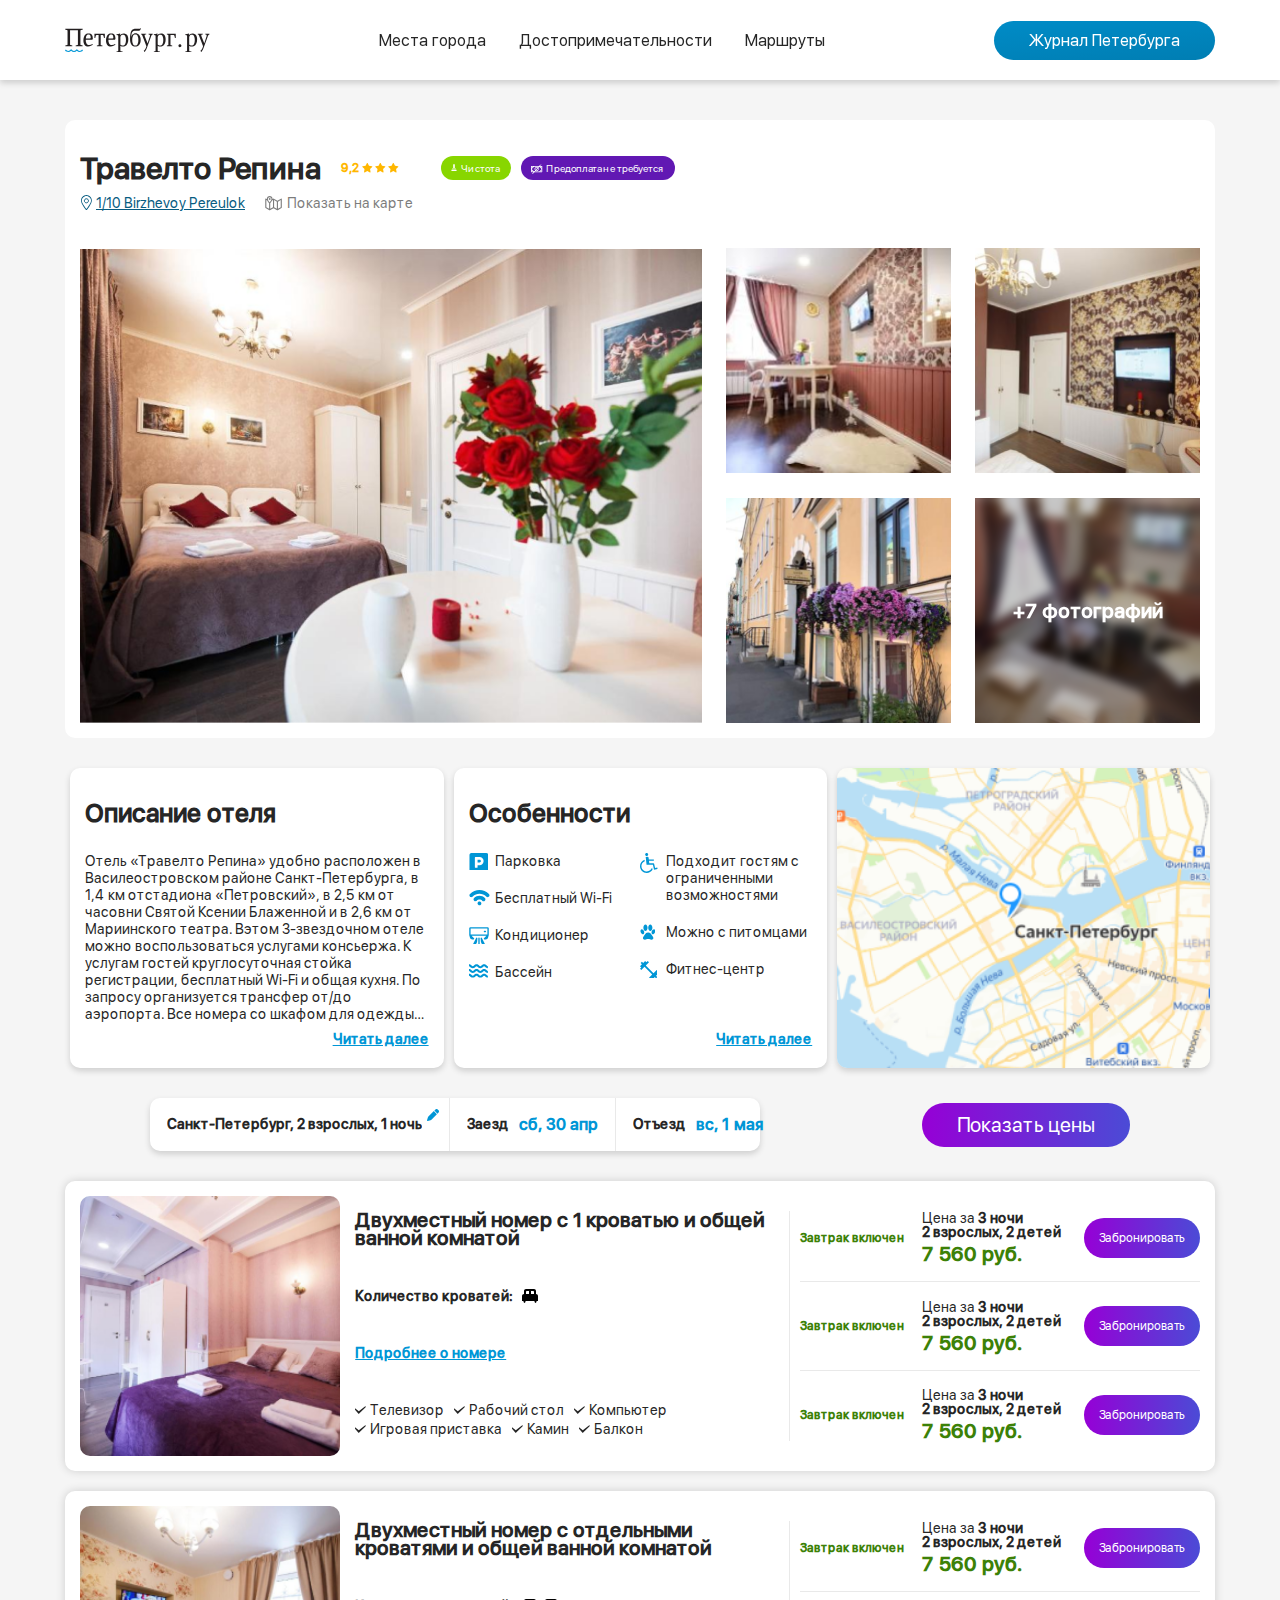
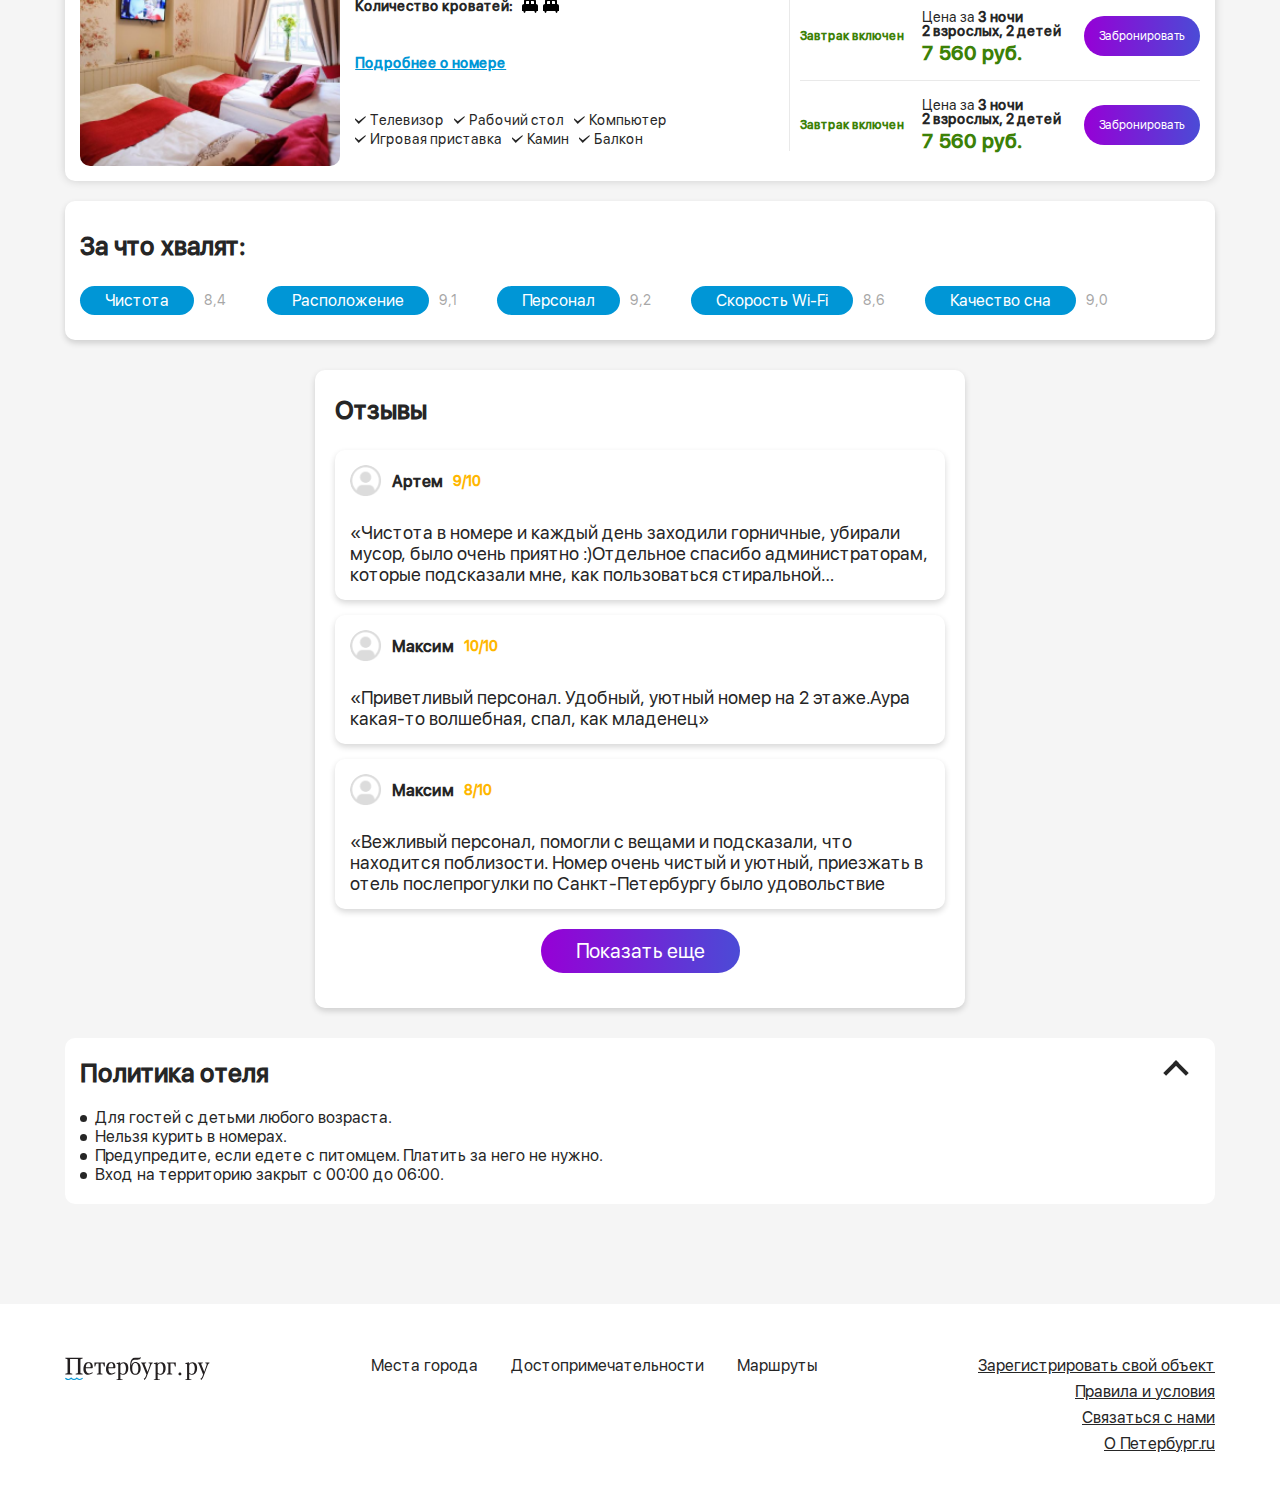
<file: hotel-page.html>
<!DOCTYPE html>
<html lang="ru">
<head>
	<meta charset="UTF-8">
	<title>Петербург</title>
	<link rel="shortcut icon" href="img/favicon.ico" type="image/x-icon">
	<meta name="viewport" content="width=device-width, initial-scale=1">
	<link rel="stylesheet" href="css/style.css">
</head>
<body>
	<div class="mask"></div>
	<nav class="burger__nav">
		<a class="burger__link" href="#">Журнал Петербурга</a>
		<nav class="nav__menu">
			<a class="nav__link menu" href="places_city.html">Места города</a>
			<a class="nav__link menu" href="attractions.html">Достопримечательности</a>
			<a class="nav__link menu" href="routes.html">Маршруты</a>
		</nav>
	</nav>
	<div class="page">
		<header class="header">
			<div class="container">
				<div class="header__inner">
					<a class="logo" href="index.html">
						<img src="img/logo.svg" alt="">
					</a>
					<nav class="nav">
						<a class="nav__link" href="places_city.html">Места города</a>
						<a class="nav__link" href="attractions.html">Достопримечательности</a>
						<a class="nav__link" href="routes.html">Маршруты</a>
					</nav>
					<a class="btn-blue" href="index.html">Журнал Петербурга</a>
					<span class="burger">
						<span></span>
					</span>
				</div>
			</div>
		</header>
		<section class="hotel-preview">
			<div class="container-hotel-page">
				<div class="preview__container">
					<div class="preview__info">
						<div class="preview__box">
							<div class="preview__text">Травелто Репина</div>
							<div class="rating">
								<div class="rating__stars">
									<p class="rating__number">9,2</p>
									<img class="star-icon-yellow" src="img/star-icon-yellow.svg" alt="">
									<img class="star-icon-yellow" src="img/star-icon-yellow.svg" alt="">
									<img class="star-icon-yellow" src="img/star-icon-yellow.svg" alt="">
								</div>
								<p class="review__text d-none">231 отзыв</p>
							</div>
							<div class="advantages__container hotel__page">
								<span class="advantages clean">Чистота</span>
								<span class="advantages prepayment">Предоплата не требуется</span>
							</div>
						</div>
						<div class="preview__box">
							<a href="#">
								<div class="adress__container">
									<p class="adress__text">1/10 Birzhevoy Pereulok</p>
									<p class="distance__text d-none">1 км от центра</p>
								</div>
							</a>
							<a href="#">
								<div class="show__map">
									<img class="show__map-icon" src="img/map-icon.svg" alt="">
									<p class="show__map-text">Показать на карте</p>
								</div>
							</a>
						</div>
					</div>
					<div class="preview__gallery">
						<a href="#">
							<div class="gallery__img full">
								<div class="arrow-prev gallery"></div>
								<img src="img/catalog/travelto_repina/01.png" alt="">
								<div class="arrow-next gallery"></div>
							</div>
						</a>
						<div class="preview__gallery__card">
							<a href="#">
								<div class="gallery__img min">
									<img src="img/catalog/travelto_repina/02.png" alt="">
								</div>
							</a>
							<a href="#">
								<div class="gallery__img min">
									<img src="img/catalog/travelto_repina/03.png" alt="">
								</div>
							</a>
						</div>
						<div class="preview__gallery__card">
							<a href="#">
								<div class="gallery__img min">
									<img src="img/catalog/travelto_repina/04.png" alt="">
								</div>
							</a>
							<a href="#">
								<div class="gallery__img min btn">
									<img src="img/catalog/travelto_repina/05.png" alt="">
								</div>
							</a>
						</div>
					</div>
				</div>
			</div>
		</section>
		<section class="hotel-description">
			<div class="container-hotel-page">
				<div class="description__container">
					<div class="description__box">
						<p class="description__title">Описание отеля</p>
						<p class="description__text">Отель «Травелто Репина» удобно расположен в Василеостровском районе Санкт-Петербурга, в 1,4 км отстадиона «Петровский», в 2,5 км от часовни Святой Ксении Блаженной и в 2,6 км от Мариинского театра. Вэтом 3-звездочном отеле можно воспользоваться услугами консьержа. К услугам гостей круглосуточная стойка регистрации, бесплатный Wi-Fi и общая кухня. По запросу организуется трансфер от/до аэропорта. Все номера со шкафом для одежды оснащены телевизором. В распоряжении гостей собственная ванная комната. В числе удобств полотенца и постельное белье. В отеле Travelto Repina предлагают завтрак по меню или континентальный завтрак.Гости могут воспользоваться гладильными услугами, а также факсом и ксероксом. В 3,1 км от отеля «Травелто Репина» находятся Никольский морской собор и Исаакиевский собор. Расстояние до аэропорта Пулково составляет 16 км. Это любимая часть города Санкт-Петербург среди наших гостей согласно независимым отзывам.
						</p>
						<a class="description__button" href="#">Читать далее</a>
					</div>
					<div class="description__box">
						<p class="description__title">Особенности</p>
						<div class="features__container">
							<div class="features__item">
								<p class="features__text park">Парковка</p>
								<p class="features__text wifi">Бесплатный Wi-Fi</p>
								<p class="features__text conditioner">Кондиционер</p>
								<p class="features__text pool">Бассейн</p>
							</div>
							<div class="features__item">
								<p class="features__text disabled">Подходит гостям с ограниченными возможностями</p>
								<p class="features__text pet">Можно с питомцами</p>
								<p class="features__text fitness">Фитнес-центр</p>
							</div>
						</div>
						<a class="description__button" href="#">Читать далее</a>
					</div>
					<div class="hotel__map">
						<img src="img/map.png" alt="">
					</div>
				</div>
			</div>
		</section>
		<section class="hotel-page-filter">
			<div class="container-hotel-page">
				<div class="filter">
					<div class="catalog-top">
						<div class="serch__info">
							<div class="serch__info--location">
								<div class="serch__info__inner location">
									<img class="change-icon" src="img/change-icon.svg" alt="">
									<p class="serch__info__title">Санкт-Петербург, 2 взрослых, 1 ночь</p>
								</div>
								<div class="serch__info__change">
										<div class="serch__info__change__content">
											<div class="serch__info__change__inner">
												<div class="radio">
													<input class="radio__input" type="radio" name="location" id="peterburg">
													<label class="location__lable" name="location" for="peterburg">Санкт-Петербург</label>
												</div>
											</div>
											<div class="serch__info__change__inner">
												<div class="radio">
													<input class="radio__input" type="radio" name="location" id="len-obl">
													<label class="location__lable" name="location" for="len-obl">Ленинградская обл.</label>
												</div>
											</div>
										</div>
										<div class="serch__info__change__content">
											<div class="serch__info__change__inner">
												<p class="serch__info__change__text">Взрослые</p>
												<div class="counter__wrapper">
													<div class="control__item" data-action="plus">+</div>
													<div class="control__current" data-counter>1</div>
													<div class="control__item" data-action="minus">-</div>
												</div>
											</div>
											<div class="serch__info__change__inner">
												<p class="serch__info__change__text">Дети</p>
												<div class="counter__wrapper">
													<div class="control__item" data-action="plus">+</div>
													<div class="control__current" data-counter>1</div>
													<div class="control__item" data-action="minus">-</div>
												</div>
											</div>
										</div>
										<div class="serch__info__change__content">
											<div class="serch__info__change__inner">
												<p class="serch__info__change__text">Ночи</p>
												<input class="guests__counter" type="text" name="guests">
											</div>
										</div>
									</div>
							</div>
							<div class="serch__info--date">
								<div class="line-vertical-sorting"></div>
								<div class="serch__info__inner info-date in">
									<p class="serch__info__title">Заезд</p>
									<p class="serch__info__text date">сб, 30 апр</p>
									<div class="background calendar in">
											<p class="mounth__text">Июнь</p>
											<div class="calendar__container">
												<span class="days__week">
													<p>Пн</p>
												</span>
												<span class="days__week">
													<p>Вт</p>
												</span>
												<span class="days__week">
													<p>Ср</p>
												</span>
												<span class="days__week">
													<p>Чт</p>
												</span>
												<span class="days__week">
													<p>Пт</p>
												</span>
												<span class="days__week">
													<p>Сб</p>
												</span>
												<span class="days__week">
													<p>Вс</p>
												</span>
											</div>
											<div class="calendar__container">
												<div class="days__none"></div>
												<div class="days__none"></div>
												<div class="calendar__days">1</div>
												<div class="calendar__days">2</div>
												<div class="calendar__days">3</div>
												<div class="calendar__days">4</div>
												<div class="calendar__days">5</div>
												<div class="calendar__days">6</div>
												<div class="calendar__days">7</div>
												<div class="calendar__days">8</div>
												<div class="calendar__days">9</div>
												<div class="calendar__days">10</div>
												<div class="calendar__days">11</div>
												<div class="calendar__days">12</div>
												<div class="calendar__days">13</div>
												<div class="calendar__days">14</div>
												<div class="calendar__days">15</div>
												<div class="calendar__days">16</div>
												<div class="calendar__days">17</div>
												<div class="calendar__days">18</div>
												<div class="calendar__days">19</div>
												<div class="calendar__days">20</div>
												<div class="calendar__days">21</div>
												<div class="calendar__days">22</div>
												<div class="calendar__days">23</div>
												<div class="calendar__days">24</div>
												<div class="calendar__days">25</div>
												<div class="calendar__days">26</div>
												<div class="calendar__days">27</div>
												<div class="calendar__days">28</div>
												<div class="calendar__days">29</div>
												<div class="calendar__days">30</div>
											</div>
										</div>
								</div>
								<div class="line-vertical-sorting"></div>
								<div class="serch__info__inner info-date out">
									<p class="serch__info__title">Отъезд</p>
									<p class="serch__info__text date">вс, 1 мая</p>
									<div class="background calendar out">
											<p class="mounth__text">Июль</p>
											<div class="calendar__container">
												<span class="days__week">
													<p>Пн</p>
												</span>
												<span class="days__week">
													<p>Вт</p>
												</span>
												<span class="days__week">
													<p>Ср</p>
												</span>
												<span class="days__week">
													<p>Чт</p>
												</span>
												<span class="days__week">
													<p>Пт</p>
												</span>
												<span class="days__week">
													<p>Сб</p>
												</span>
												<span class="days__week">
													<p>Вс</p>
												</span>
											</div>
											<div class="calendar__container">
												<div class="days__none"></div>
												<div class="days__none"></div>
												<div class="calendar__days">1</div>
												<div class="calendar__days">2</div>
												<div class="calendar__days">3</div>
												<div class="calendar__days">4</div>
												<div class="calendar__days">5</div>
												<div class="calendar__days">6</div>
												<div class="calendar__days">7</div>
												<div class="calendar__days">8</div>
												<div class="calendar__days">9</div>
												<div class="calendar__days">10</div>
												<div class="calendar__days">11</div>
												<div class="calendar__days">12</div>
												<div class="calendar__days">13</div>
												<div class="calendar__days">14</div>
												<div class="calendar__days">15</div>
												<div class="calendar__days">16</div>
												<div class="calendar__days">17</div>
												<div class="calendar__days">18</div>
												<div class="calendar__days">19</div>
												<div class="calendar__days">20</div>
												<div class="calendar__days">21</div>
												<div class="calendar__days">22</div>
												<div class="calendar__days">23</div>
												<div class="calendar__days">24</div>
												<div class="calendar__days">25</div>
												<div class="calendar__days">26</div>
												<div class="calendar__days">27</div>
												<div class="calendar__days">28</div>
												<div class="calendar__days">29</div>
												<div class="calendar__days">30</div>
											</div>
										</div>
								</div>
							</div>
						</div>
						<div class="serch__btn">
							<a class="btn-blue-big" href="#">Показать цены</a>
						</div>
					</div>
				</div>
			</div>
		</section>
		<section class="rooms">
			<div class="container-hotel-page">
				<div class="room__container">
					<div class="room__inner">
						<div class="room_img">
							<img src="img/catalog/travelto_repina/rooms/01.png" alt="">
						</div>
						<div class="room__box">
							<div class="room__info">
								<div>
									<h2 class="room__title">Двухместный номер с 1 кроватью и общей ванной комнатой</h2>
								</div>
								<div class="bed__container">
									<p class="bed__title">Количество кроватей:</p>
									<img class="one-bed-icon" src="img/one-bed-icon.svg" alt="">
								</div>
								<a class="room__btn" href="#">Подробнее о номере</a>
								<div class="tags__container">
									<span class="tag">Телевизор</span>
									<span class="tag">Рабочий стол</span>
									<span class="tag">Компьютер</span>
									<span class="tag">Игровая приставка</span>
									<span class="tag">Камин</span>
									<span class="tag">Балкон</span>
								</div>
							</div>
							<div class="line-vertical"></div>
							<div class="room__price__container">
								<div class="room__price__item">
									<p class="room__breakfast">Завтрак включен</p>
							 		<div class="item__price__container price--room">
								 		<p class="price__title">Цена за <span>3 ночи</span> <br> <span>2 взрослых, 2 детей</span></p>
								 		<p class="price__price">7 560 руб.</p>
							 		</div>
								 	<a class="btn-blue-booking" href="booking.html">Забронировать</a>
								</div>
								<div class="line"></div>
								<div class="room__price__item">
									<p class="room__breakfast">Завтрак включен</p>
							 		<div class="item__price__container price--room">
								 		<p class="price__title">Цена за <span>3 ночи</span> <br> <span>2 взрослых, 2 детей</span></p>
								 		<p class="price__price">7 560 руб.</p>
							 		</div>
								 	<a class="btn-blue-booking" href="booking.html">Забронировать</a>
								</div>
								<div class="line"></div>
								<div class="room__price__item">
									<p class="room__breakfast">Завтрак включен</p>
							 		<div class="item__price__container price--room">
								 		<p class="price__title">Цена за <span>3 ночи</span> <br> <span>2 взрослых, 2 детей</span></p>
								 		<p class="price__price">7 560 руб.</p>
							 		</div>
								 	<a class="btn-blue-booking" href="booking.html">Забронировать</a>
								</div>
							</div>
						</div>
					</div>
				</div>
				<div class="room__container">
					<div class="room__inner">
						<div class="room_img">
							<img src="img/catalog/travelto_repina/rooms/02.png" alt="">
						</div>
						<div class="room__box">
							<div class="room__info">
								<div>
									<h2 class="room__title">Двухместный номер с  отдельными кроватями и общей ванной комнатой</h2>
								</div>
								<div class="bed__container">
									<p class="bed__title">Количество кроватей:</p>
									<img class="one-bed-icon" src="img/one-bed-icon.svg" alt="">
									<img class="one-bed-icon" src="img/one-bed-icon.svg" alt="">
								</div>
								<a class="room__btn" href="#">Подробнее о номере</a>
								<div class="tags__container">
									<span class="tag">Телевизор</span>
									<span class="tag">Рабочий стол</span>
									<span class="tag">Компьютер</span>
									<span class="tag">Игровая приставка</span>
									<span class="tag">Камин</span>
									<span class="tag">Балкон</span>
								</div>
							</div>
							<div class="line-vertical"></div>
							<div class="room__price__container">
								<div class="room__price__item">
									<p class="room__breakfast">Завтрак включен</p>
							 		<div class="item__price__container price--room">
								 		<p class="price__title">Цена за <span>3 ночи</span> <br> <span>2 взрослых, 2 детей</span></p>
								 		<p class="price__price">7 560 руб.</p>
							 		</div>
								 	<a class="btn-blue-booking" href="booking.html">Забронировать</a>
								</div>
								<div class="line"></div>
								<div class="room__price__item">
									<p class="room__breakfast">Завтрак включен</p>
							 		<div class="item__price__container price--room">
								 		<p class="price__title">Цена за <span>3 ночи</span> <br> <span>2 взрослых, 2 детей</span></p>
								 		<p class="price__price">7 560 руб.</p>
							 		</div>
								 	<a class="btn-blue-booking" href="#">Забронировать</a>
								</div>
								<div class="line"></div>
								<div class="room__price__item">
									<p class="room__breakfast">Завтрак включен</p>
							 		<div class="item__price__container price--room">
								 		<p class="price__title">Цена за <span>3 ночи</span> <br> <span>2 взрослых, 2 детей</span></p>
								 		<p class="price__price">7 560 руб.</p>
							 		</div>
								 	<a class="btn-blue-booking" href="booking.html">Забронировать</a>
								</div>
							</div>
						</div>
					</div>
				</div>
			</div>
		</section>
		<div class="mask">
			<div class="popup">
				<div class="popup__about-room">
					<div class="room__title__content"></div>
					<div>
						<div class="room__gallery__container">
						<div class="arrow-prev popup_arrow"></div>
							<div class="room__gallery">
								<a href="#">
									<div class="img__full">
										<img src="img/catalog/01.png" alt="">
									</div>
								</a>
								<div class="img__gallery">
									<a href="#">
										<div class="img__min">
											<img src="img/catalog/02.png" alt="">
										</div>
									</a>
									<a href="#">
										<div class="img__min">
											<img src="img/catalog/03.png" alt="">
										</div>
									</a>
									<a href="#">
										<div class="img__min">
											<img src="img/catalog/04.png" alt="">
										</div>
									</a>
									<a href="#">
										<div class="img__min">
											<img src="img/catalog/05.png" alt="">
										</div>
									</a>
									<a href="#">
										<div class="img__min">
											<img src="img/catalog/06.png" alt="">
										</div>
									</a>
								</div>
							</div>
							<div class="arrow-next popup_arrow"></div>
						</div>
						<p class="cancellation__text">Бесплатная отмена до 1 октяюря, 15:00 (МСК)</p>
					</div>
					<div class="about__room__container">
						<div class="about__room__info">
							<img data-da=".room__title__content,1070" class="close_icon" src="img/close-icon.svg" alt="">
							<h2 data-da=".room__title__content,1070" class="room__title">Двухместный номер с  отдельными кроватями и общей ванной комнатой</h2>
							<p class="square">Площадь<span>12 м²</span></p>
							<div class="bed__container">
								<p class="bed__title">Количество кроватей:</p>
								<img class="one-bed-icon" src="img/one-bed-icon.svg" alt="">
								<img class="one-bed-icon" src="img/one-bed-icon.svg" alt="">
							</div>
							<div class="main__tags">
								<span class="tag">Телевизор</span>
								<span class="tag">Рабочий стол</span>
								<span class="tag">Компьютер</span>
								<span class="tag">Игровая приставка</span>
								<span class="tag">Камин</span>
								<span class="tag">Балкон</span>
							</div>
							<div class="tags__box">
								<div class="tags__inner">
									<div class="tags__popup">
										<p class="tags__title">Для работы:</p>
										<span class="tag">Рабочий стол</span>
										<span class="tag">Компьютер</span>
										<span class="tag">Компьютер</span>
										<span class="tag">Ноутбук</span>
										<span class="tag">Телефон</span>
									</div>
									<div class="tags__popup">
										<p class="tags__title">Питание:</p>
										<span class="tag">Электрический чайник</span>
										<span class="tag">Обеденный уголок</span>
									</div>
									<div class="tags__popup">
										<p class="tags__title">Удобства:</p>
										<span class="tag">Диван</span>
										<span class="tag">Камин</span>
										<span class="tag">Балкон</span>
										<span class="tag">Гостиницный улогок</span>
										<span class="tag">Мебель на улице</span>
									</div>
								</div>
								<div class="tags__inner">
									<div class="tags__popup">
										<p class="tags__title">Для развлечений:</p>
										<span class="tag">Игровая приставка</span>
										<span class="tag">Телевизор</span>
										<span class="tag">iPad</span>
										<span class="tag">Видеоигры</span>
										<span class="tag">Видеопроигрыватель</span>

										<span class="tag">Док-станция для iPod</span>
										<span class="tag">Игровая приставка PS3</span>
										<span class="tag">Игровая приставка Xbox 360</span>
										<span class="tag">Кабельные каналы</span>
										<span class="tag">Платные ТВ-каналы</span>
										<span class="tag">Потоковое вещание (например, Амедиатека)</span>
										<span class="tag">Радио</span>
										<span class="tag">Спутниковые каналы</span>
									</div>
								</div>
							</div>
						</div>
						<div class="room__price__box">
							<div class="room__price__container">
								<div class="room__price__item">
									<p class="room__breakfast">Завтрак включен</p>
							 		<div class="item__price__container price--room">
								 		<p class="price__title">Цена за <span>3 ночи</span> <br> <span>2 взрослых, 2 детей</span></p>
								 		<p class="price__price">7 560 руб.</p>
							 		</div>
								 	<a class="btn-blue-booking" href="#">Забронировать</a>
								</div>
								<div class="line"></div>
								<div class="room__price__item">
									<p class="room__breakfast">Завтрак включен</p>
							 		<div class="item__price__container price--room">
								 		<p class="price__title">Цена за <span>3 ночи</span> <br> <span>2 взрослых, 2 детей</span></p>
								 		<p class="price__price">7 560 руб.</p>
							 		</div>
								 	<a class="btn-blue-booking" href="#">Забронировать</a>
								</div>
								<div class="line"></div>
								<div class="room__price__item">
									<p class="room__breakfast">Завтрак включен</p>
							 		<div class="item__price__container price--room">
								 		<p class="price__title">Цена за <span>3 ночи</span> <br> <span>2 взрослых, 2 детей</span></p>
								 		<p class="price__price">7 560 руб.</p>
							 		</div>
								 	<a class="btn-blue-booking" href="#">Забронировать</a>
								</div>
							</div>
						</div>
					</div>
				</div>
			</div>
		</div>
		<section class="ratings">
			<div class="container-hotel-page">
				<div class="ratings__container">
					<p class="description__title">За что хвалят:</p>
					<div class="ratings__inner">
						<div class="rating__point">
							<p class="rating__point__text">Чистота</p>
							<p class="rating__point__number">8,4</p>
						</div>
						<div class="rating__point">
							<p class="rating__point__text">Расположение</p>
							<p class="rating__point__number">9,1</p>
						</div>
						<div class="rating__point">
							<p class="rating__point__text">Персонал</p>
							<p class="rating__point__number">9,2</p>
						</div>
						<div class="rating__point">
							<p class="rating__point__text">Скорость Wi-Fi</p>
							<p class="rating__point__number">8,6</p>
						</div>
						<div class="rating__point">
							<p class="rating__point__text">Качество сна</p>
							<p class="rating__point__number">9,0</p>
						</div>
					</div>
				</div>
			</div>
		</section>
		<section class="reviews">
			<div class="container-hotel-page">
				<div class="reviews__container">
					<p class="description__title">Отзывы</p>
					<div class="reviews__item">
						<div class="reviews__author">
							<div class="author__avatar">
								<img src="img/avatar.png" alt="">
							</div>
							<p class="author__name">Артем</p>
							<p class="author__rating"><span>9</span>/10</p>
						</div>
						<p class="review__article">«Чистота в номере и каждый день заходили горничные, убирали мусор, было очень приятно :)Отдельное спасибо администраторам, которые подсказали мне, как пользоваться стиральной…</p>
					</div>
					<div class="reviews__item">
						<div class="reviews__author">
							<div class="author__avatar">
								<img src="img/avatar.png" alt="">
							</div>
							<p class="author__name">Максим</p>
							<p class="author__rating"><span>10</span>/10</p>
						</div>
						<p class="review__article">«Приветливый персонал. Удобный, уютный номер на 2 этаже.Аура какая-то волшебная, спал, как младенец»</p>
					</div>
					<div class="reviews__item">
						<div class="reviews__author">
							<div class="author__avatar">
								<img src="img/avatar.png" alt="">
							</div>
							<p class="author__name">Максим</p>
							<p class="author__rating"><span>8</span>/10</p>
						</div>
						<p class="review__article">«Вежливый персонал, помогли с вещами и подсказали, что находится поблизости. Номер очень чистый и уютный, приезжать в отель послепрогулки по Санкт-Петербургу было удовольствие</p>
					</div>
					<div class="catalog__btn">
						<a class="btn-blue-big center" href="#">Показать еще</a>
					</div>
				</div>
			</div>
		</section>
		<section class="hotel-policy">
			<div class="container">
				<div class="hotel__policy">
					<div class="spoiler__item">
						<div class="description__title description__title-policy">
							<p>Политика отеля</p>
							<div class="arrow arrow-top"></div>
						</div>
						<div class="spoiler__text">
						<span>Для гостей с детьми любого возраста.</span><br>
						<span>Нельзя курить в номерах.</span><br>
						<span>Предупредите, если едете c питомцем. Платить за него не нужно.</span><br>
						<span>Вход на территорию закрыт с 00:00 до 06:00.</span><br>
						</div>
					</div>
				</div>
			</div>
		</section>
  	</div>
  	<footer class="footer">
		<div class="container">
			<div class="footer__container">
				<div class="flex__content">
					<a class="logo" href="index.html">
						<img src="img/logo.svg" alt="">
					</a>
					<nav class="nav">
						<a class="nav__link" href="places_city.html">Места города</a>
						<a class="nav__link" href="attractions.html">Достопримечательности</a>
						<a class="nav__link" href="routes.html">Маршруты</a>
					</nav>
					<nav class="nav__footer">
						<a class="footer__link" href="#">Зарегистрировать свой объект</a>
						<a class="footer__link" href="#">Правила и условия</a>
						<a class="footer__link " href="#">Связаться с нами</a>
						<a class="footer__link" href="#">О Петербург.ru</a>
					</nav>
				</div>
			</div>
		</div>
	</footer>

  	<script src="js/jquery.min.js"></script>
	<script src="js/script.js"></script>
	<script src="js/dynamic_adapt.js"></script>

</body>
</html>
</file>
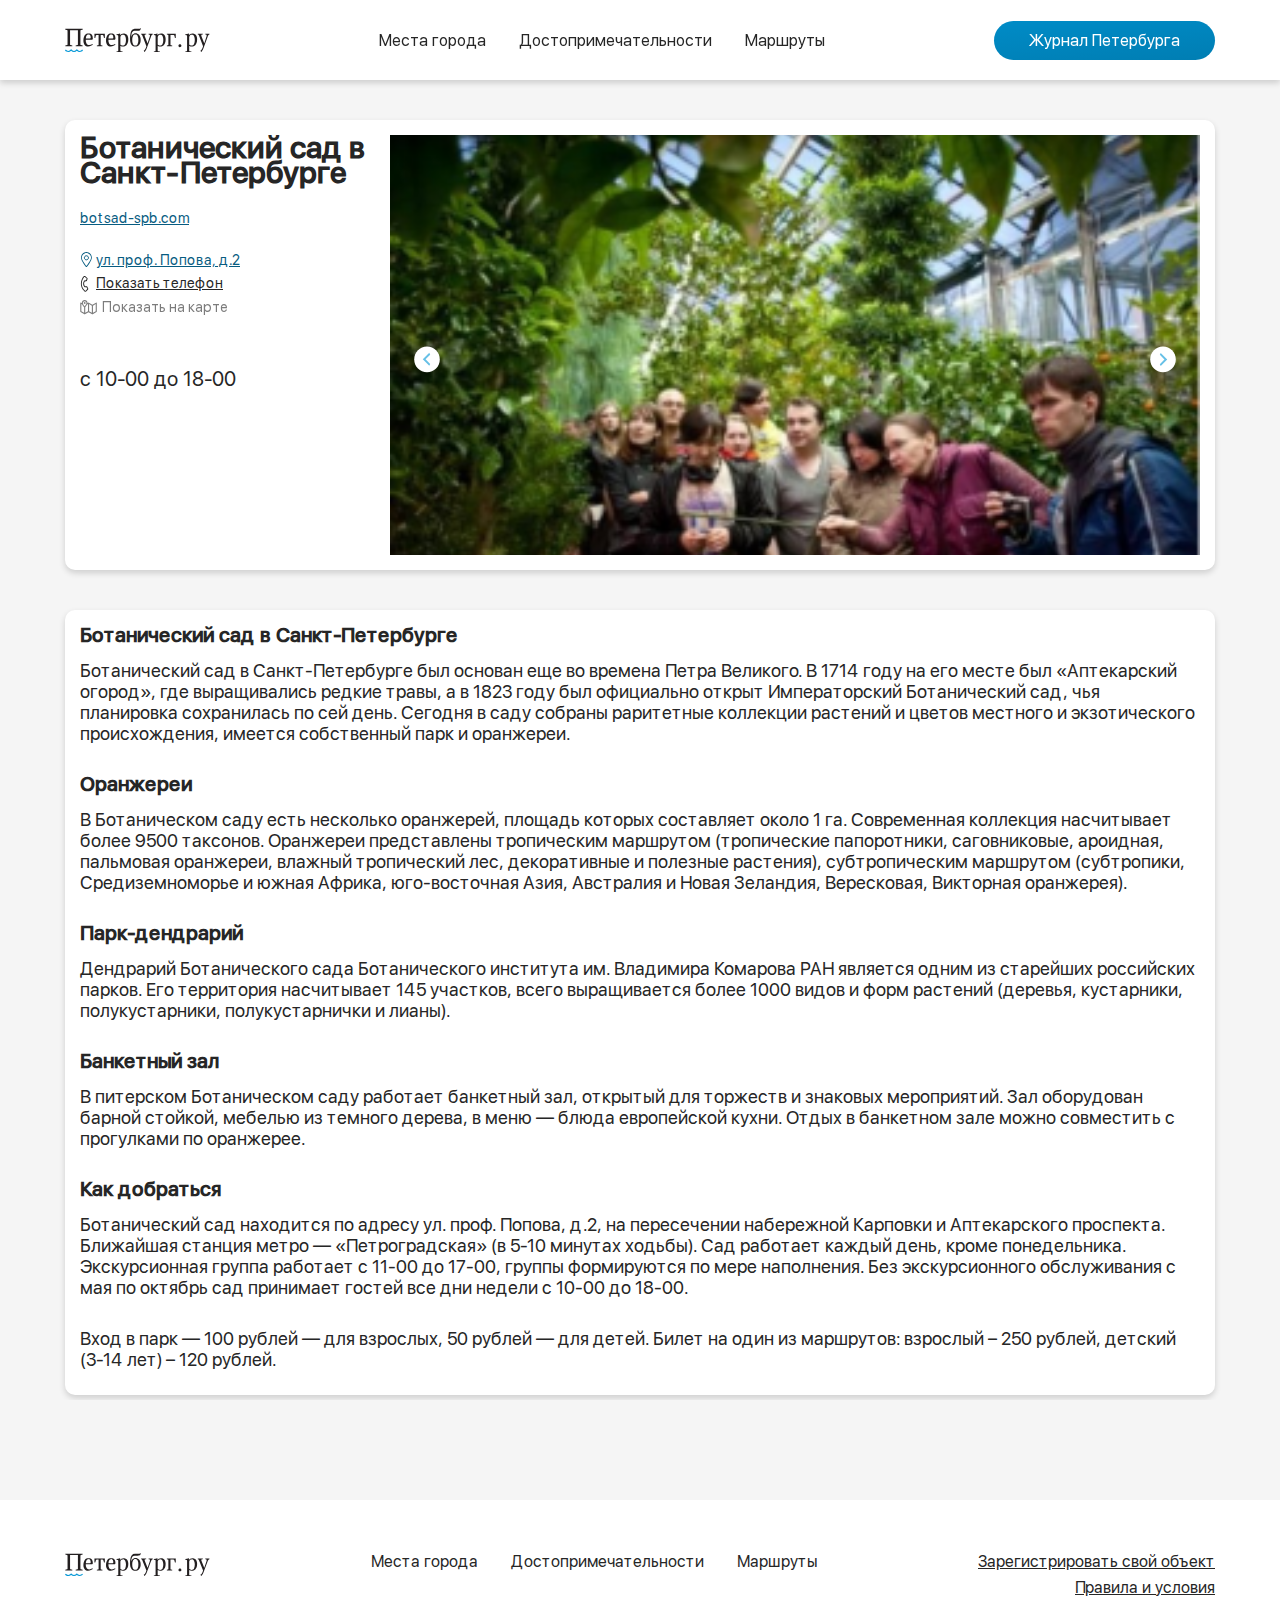
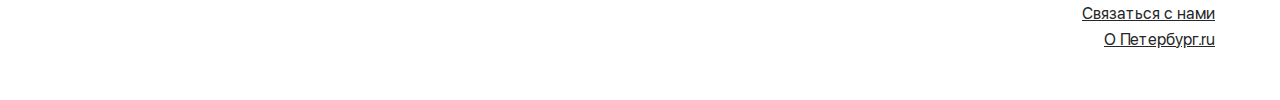
<file: place-page.html>
<!DOCTYPE html>
<html lang="ru">
<head>
	<meta charset="UTF-8">
	<title>Петербург</title>
	<link rel="shortcut icon" href="img/favicon.ico" type="image/x-icon">
	<meta name="viewport" content="width=device-width, initial-scale=1">
	<link rel="stylesheet" href="css/style.css">
</head>
<body>
	<div class="mask"></div>
	<nav class="burger__nav">
		<a class="burger__link" href="#">Журнал Петербурга</a>
		<nav class="nav__menu">
			<a class="nav__link menu" href="places_city.html">Места города</a>
			<a class="nav__link menu" href="attractions.html">Достопримечательности</a>
			<a class="nav__link menu" href="routes.html">Маршруты</a>
		</nav>
	</nav>
	<div class="page">
		<header class="header">
			<div class="container">
				<div class="header__inner">
					<a class="logo" href="index.html">
						<img src="img/logo.svg" alt="">
					</a>
					<nav class="nav">
						<a class="nav__link" href="places_city.html">Места города</a>
						<a class="nav__link" href="attractions.html">Достопримечательности</a>
						<a class="nav__link" href="routes.html">Маршруты</a>
					</nav>
					<a class="btn-blue" href="index.html">Журнал Петербурга</a>
					<span class="burger">
						<span></span>
					</span>
				</div>
			</div>
		</header>
		<section class="place-item">
			<div class="container-hotel-page">
				<div class="background place__item">
					<div class="place__item__container">
						<div class="place__item__info">
							<h2 class="place__item__title">Ботанический сад в Санкт-Петербурге</h2>
							<a href="#">
								<div class="place__item__site">botsad-spb.com</div>
							</a>
							<a href="place-page.html">
								<div class="adress__container">
									<p class="adress__text">ул. проф. Попова, д.2</p>
								</div>
							</a>
							<a href="#">
								<p class="phone__text">Показать телефон</p>
							</a>
							<a href="#">
								<div class="show__map">
									<img class="show__map-icon" src="img/map-icon.svg" alt="">
									<p class="show__map-text">Показать на карте</p>
								</div>
							</a>
							<p class="opening__hours">с 10-00 до 18-00</p>
						</div>
						<div class="place__item__slider">
							<div class="arrow-prev place"></div>
							<div class="arrow-next place"></div>
							<img src="img/place-city/01.png" alt="">
						</div>
					</div>
				</div>
			</div>
		</section>
		<section class="place-article">
			<div class="container-hotel-page">
				<div class="background place_article">
					<div class="article__content">
						<p class="article__title">Ботанический сад в Санкт-Петербурге</p>
						<p class="article__text">Ботанический сад в Санкт-Петербурге был основан еще во времена Петра Великого. В 1714 году на его месте был «Аптекарский огород», где выращивались редкие травы, а в 1823 году был официально открыт Императорский Ботанический сад, чья планировка сохранилась по сей день. Сегодня в саду собраны раритетные коллекции растений и цветов местного и экзотического происхождения, имеется собственный парк и оранжереи.</p>
					</div>
					<div class="article__content">
						<p class="article__title">Оранжереи</p>
						<p class="article__text">В Ботаническом саду есть несколько оранжерей, площадь которых составляет около 1 га. Современная коллекция насчитывает более 9500 таксонов. Оранжереи представлены тропическим маршрутом (тропические папоротники, саговниковые, ароидная, пальмовая оранжереи, влажный тропический лес, декоративные и полезные растения), субтропическим маршрутом (субтропики, Средиземноморье и южная Африка, юго-восточная Азия, Австралия и Новая Зеландия, Вересковая, Викторная оранжерея).</p>
					</div>
					<div class="article__content">
						<p class="article__title">Парк-дендрарий</p>
						<p class="article__text">Дендрарий Ботанического сада Ботанического института им. Владимира Комарова РАН является одним из старейших российских парков. Его территория насчитывает 145 участков, всего выращивается более 1000 видов и форм растений (деревья, кустарники, полукустарники, полукустарнички и лианы).</p>
					</div>
					<div class="article__content">
						<p class="article__title">Банкетный зал</p>
						<p class="article__text">В питерском Ботаническом саду работает банкетный зал, открытый для торжеств и знаковых мероприятий. Зал оборудован барной стойкой, мебелью из темного дерева, в меню — блюда европейской кухни. Отдых в банкетном зале можно совместить с прогулками по оранжерее.</p>
					</div>
					<div class="article__content">
						<p class="article__title">Как добраться</p>
						<p class="article__text">Ботанический сад находится по адресу ул. проф. Попова, д.2, на пересечении набережной Карповки и Аптекарского проспекта. Ближайшая станция метро — «Петроградская» (в 5-10 минутах ходьбы). Сад работает каждый день, кроме понедельника. Экскурсионная группа работает с 11-00 до 17-00, группы формируются по мере наполнения. Без экскурсионного обслуживания с мая по октябрь сад принимает гостей все дни недели с 10-00 до 18-00.</p>
					</div>
					<div class="article__content">
						<p class="article__text">Вход в парк — 100 рублей — для взрослых, 50 рублей — для детей. Билет на один из маршрутов: взрослый – 250 рублей, детский (3-14 лет) – 120 рублей.</p>
					</div>
				</div>
			</div>
		</section>
  	</div>
  	<footer class="footer">
		<div class="container">
			<div class="footer__container">
				<div class="flex__content">
					<a class="logo" href="index.html">
						<img src="img/logo.svg" alt="">
					</a>
					<nav class="nav">
						<a class="nav__link" href="places_city.html">Места города</a>
						<a class="nav__link" href="attractions.html">Достопримечательности</a>
						<a class="nav__link" href="routes.html">Маршруты</a>
					</nav>
					<nav class="nav__footer">
						<a class="footer__link" href="#">Зарегистрировать свой объект</a>
						<a class="footer__link" href="#">Правила и условия</a>
						<a class="footer__link " href="#">Связаться с нами</a>
						<a class="footer__link" href="#">О Петербург.ru</a>
					</nav>
				</div>
			</div>
		</div>
	</footer>

  	<script src="js/jquery.min.js"></script>
	<script src="js/script.js"></script>

</body>
</html>
</file>
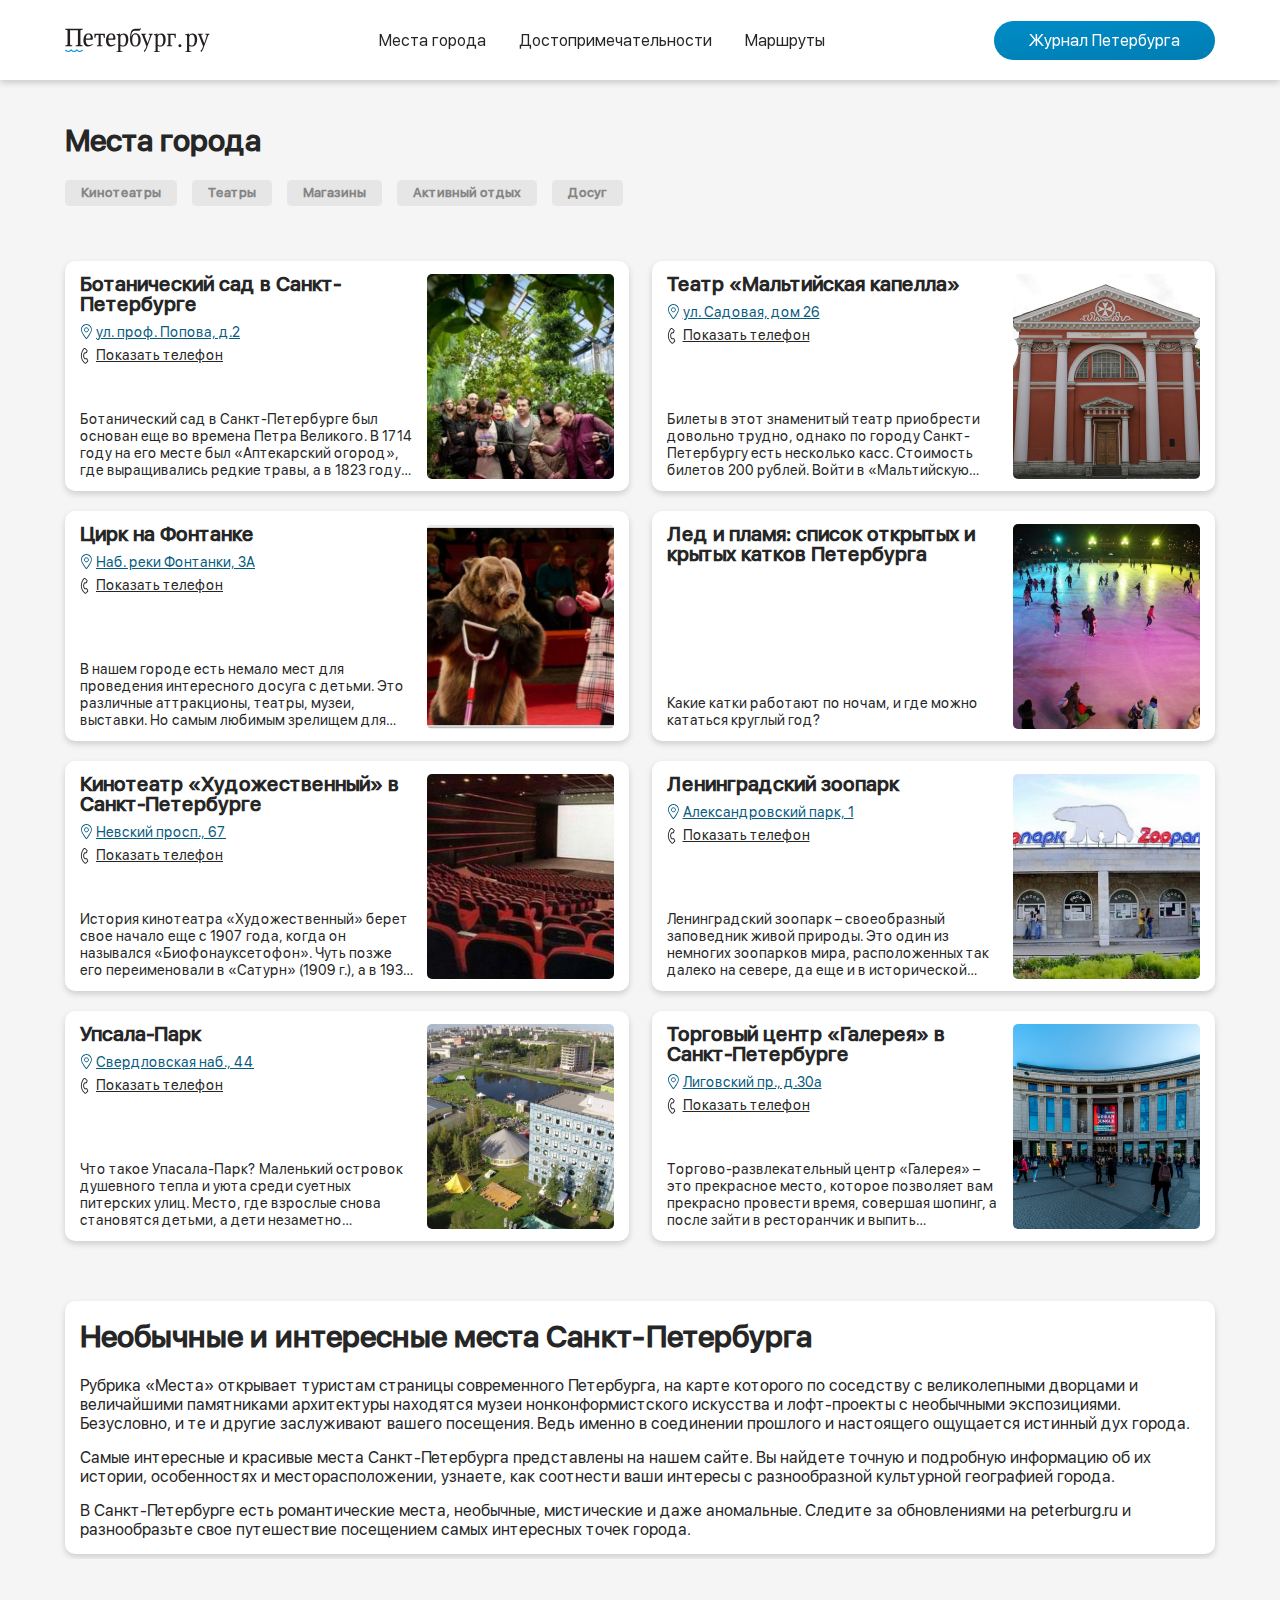
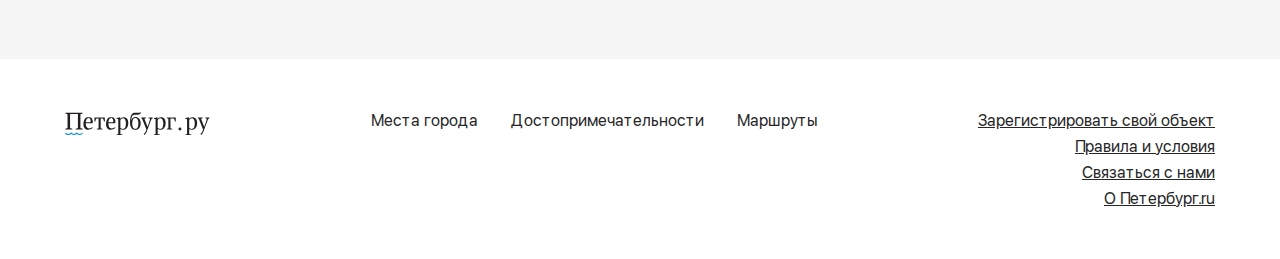
<file: places_city.html>
<!DOCTYPE html>
<html lang="ru">
<head>
	<meta charset="UTF-8">
	<title>Петербург</title>
	<link rel="shortcut icon" href="img/favicon.ico" type="image/x-icon">
	<meta name="viewport" content="width=device-width, initial-scale=1">
	<link rel="stylesheet" href="css/style.css">
</head>
<body>
	<div class="mask"></div>
	<nav class="burger__nav">
		<a class="burger__link" href="#">Журнал Петербурга</a>
		<nav class="nav__menu">
			<a class="nav__link menu" href="places_city.html">Места города</a>
			<a class="nav__link menu" href="attractions.html">Достопримечательности</a>
			<a class="nav__link menu" href="routes.html">Маршруты</a>
		</nav>
	</nav>
	<div class="page">
		<header class="header">
			<div class="container">
				<div class="header__inner">
					<a class="logo" href="index.html">
						<img src="img/logo.svg" alt="">
					</a>
					<nav class="nav">
						<a class="nav__link" href="places_city.html">Места города</a>
						<a class="nav__link" href="attractions.html">Достопримечательности</a>
						<a class="nav__link" href="routes.html">Маршруты</a>
					</nav>
					<a class="btn-blue" href="index.html">Журнал Петербурга</a>
					<span class="burger">
						<span></span>
					</span>
				</div>
			</div>
		</header>
		<section class="sorting">
			<div class="container">
				<p class="page__title">Места города</p>
				<nav class="sorting__place">
					<li class="sorting__item">
						<button class="sorting__btn" type="button">Кинотеатры</button>
					</li>
					<li class="sorting__item">
						<button class="sorting__btn" type="button">Театры</button>
					</li>
					<li class="sorting__item">
						<button class="sorting__btn" type="button">Магазины</button>
					</li>
					<li class="sorting__item">
						<button class="sorting__btn" type="button">Активный отдых</button>
					</li>
					<li class="sorting__item">
						<button class="sorting__btn" type="button">Досуг</button>
					</li>
				</nav>
			</div>
		</section>
		<section class="places-city">
			<div class="container-hotel-page">
				<div class="places__container">
					<div class="background places__content">
						<div class="places__info">
							<div>
								<a href="place-page.html">
									<p class="place__title">Ботанический сад в Санкт-Петербурге</p>
								</a>
								<a href="place-page.html">
									<div class="adress__container">
										<p class="adress__text">ул. проф. Попова, д.2</p>
									</div>
								</a>
								<a href="#">
									<p class="phone__text">Показать телефон</p>
								</a>
							</div>
							<div class="place__text">
								<p>Ботанический сад в Санкт-Петербурге был основан еще во времена Петра Великого. В 1714 году на его месте был «Аптекарский огород», где выращивались редкие травы, а в 1823 году был официально открыт Императорский Ботанический сад, чья планировка сохранилась по сей день. Сегодня в саду собраны раритетные коллекции растений и цветов местного и экзотического происхождения, имеется собственный парк и оранжереи.</p>
							</div>
						</div>
						<div class="place__img">
							<a href="place-page.html">
								<img src="img/place-city/01.png" alt="">
							</a>
						</div>
					</div>
					<div class="background places__content">
						<div class="places__info">
							<div>
								<a href="#">
									<p class="place__title">Театр «Мальтийская капелла»</p>
								</a>
								<a href="#">
									<div class="adress__container">
										<p class="adress__text">ул. Садовая, дом 26</p>
									</div>
								</a>
								<a href="#">
									<p class="phone__text">Показать телефон</p>
								</a>
							</div>
							<div class="place__text">
								<p>Билеты в этот знаменитый театр приобрести довольно трудно, однако по городу Санкт-Петербургу есть несколько касс. Стоимость билетов 200 рублей. Войти в «Мальтийскую капеллу» возможно только по пропускам, которыми являются именно сами билеты, их необходимо предъявлять для того, чтобы пропустила охрана Суворовского училища.</p>
							</div>
						</div>
						<div class="place__img">
							<a href="#">
								<img src="img/place-city/02.png" alt="">
							</a>
						</div>
					</div>
					<div class="background places__content">
						<div class="places__info">
							<div>
								<a href="#">
									<p class="place__title">Цирк на Фонтанке</p>
								</a>
								<a href="#">
									<div class="adress__container">
										<p class="adress__text">Наб. реки Фонтанки, 3А</p>
									</div>
								</a>
								<a href="#">
									<p class="phone__text">Показать телефон</p>
								</a>
							</div>
							<div class="place__text">
								<p>В нашем городе есть немало мест для  проведения интересного досуга  с детьми. Это различные аттракционы, театры, музеи, выставки. Но самым любимым зрелищем для детей всех возрастов является цирк. Это красочное незабываемое шоу надолго остается в детских сердцах.</p>
							</div>
						</div>
						<div class="place__img">
							<a href="#">
								<img src="img/place-city/03.png" alt="">
							</a>
						</div>
					</div>
					<div class="background places__content">
						<div class="places__info">
							<div>
								<a href="#">
									<p class="place__title">Лед и пламя: список открытых и крытых катков Петербурга</p>
								</a>
								<a href="#">
									<div class="adress__container">
										<p class="adress__text d-none">ул. Садовая, дом 26</p>
									</div>
								</a>
								<a href="#">
									<p class="phone__text d-none">Показать телефон</p>
								</a>
							</div>
							<div class="place__text">
								<p>Какие катки работают по ночам, и где можно кататься круглый год?</p>
							</div>
						</div>
						<div class="place__img">
							<a href="#">
								<img src="img/place-city/04.png" alt="">
							</a>
						</div>
					</div>
					<div class="background places__content">
						<div class="places__info">
							<div>
								<a href="#">
									<p class="place__title">Кинотеатр «Художественный» в Санкт-Петербурге</p>
								</a>
								<a href="#">
									<div class="adress__container">
										<p class="adress__text">Невский просп., 67</p>
									</div>
								</a>
								<a href="#">
									<p class="phone__text">Показать телефон</p>
								</a>
							</div>
							<div class="place__text">
								<p>История кинотеатра «Художественный» берет свое начало еще с 1907 года, когда он назывался «Биофонауксетофон». Чуть позже его переименовали в «Сатурн» (1909 г.), а в 1935 году кинотеатр получает название «Художественный», которое и сохранил по сей день. Сегодня центр рад приветствовать всех почитателей фильмов в шести залах, четыре из которых рассчитаны на 130 зрителей. Есть премьер-зал, который предназначен для кинодебютов и фестивалей (оборудован сценой перед экраном, акустикой, микрофонами), а также VIP-зона на 30 персон с удобными одно- и двухместными креслами, столиками и кнопками для вызова официантов. Малый зал на 20 человек оборудован небольшим киноэкраном и эргономичными креслами. Во всех залах установлена современная аппаратура и мебель с регулируемыми спинками, подлокотниками, подставками под напитки.</p>
							</div>
						</div>
						<div class="place__img">
							<a href="#">
								<img src="img/place-city/05.png" alt="">
							</a>
						</div>
					</div>
					<div class="background places__content">
						<div class="places__info">
							<div>
								<a href="#">
									<p class="place__title">Ленинградский зоопарк</p>
								</a>
								<a href="#">
									<div class="adress__container">
										<p class="adress__text">Александровский парк, 1</p>
									</div>
								</a>
								<a href="#">
									<p class="phone__text">Показать телефон</p>
								</a>
							</div>
							<div class="place__text">
								<p>Ленинградский зоопарк – своеобразный заповедник живой природы. Это один из немногих зоопарков мира, расположенных так далеко на севере, да еще и в исторической части мегаполиса. С тех пор, как зоопарк был открыт в 1865 году, он сумел сохранить то особое историческое величие, и является представителем исторического архитектурного наследия.</p>
							</div>
						</div>
						<div class="place__img">
							<a href="#">
								<img src="img/place-city/06.png" alt="">
							</a>
						</div>
					</div>
					<div class="background places__content">
						<div class="places__info">
							<div>
								<a href="#">
									<p class="place__title">Упсала-Парк</p>
								</a>
								<a href="#">
									<div class="adress__container">
										<p class="adress__text">Свердловская наб., 44</p>
									</div>
								</a>
								<a href="#">
									<p class="phone__text">Показать телефон</p>
								</a>
							</div>
							<div class="place__text">
								<p>Что такое Упасала-Парк? Маленький островок душевного тепла и уюта среди суетных питерских улиц. Место, где взрослые снова становятся детьми, а дети незаметно взрослеют. Слияние природы и искусства, отдыха и развлечений.</p>
							</div>
						</div>
						<div class="place__img">
							<a href="#">
								<img src="img/place-city/07.png" alt="">
							</a>
						</div>
					</div>
					<div class="background places__content">
						<div class="places__info">
							<div>
								<a href="#">
									<p class="place__title">Торговый центр «Галерея» в Санкт-Петербурге</p>
								</a>
								<a href="#">
									<div class="adress__container">
										<p class="adress__text">Лиговский пр., д.30а</p>
									</div>
								</a>
								<a href="#">
									<p class="phone__text">Показать телефон</p>
								</a>
							</div>
							<div class="place__text">
								<p>Торгово-развлекательный центр «Галерея» – это прекрасное место, которое позволяет вам прекрасно провести время, совершая шопинг, а после зайти в ресторанчик и выпить прохладительный напиток. Или собраться веселой компанией друзей и отправиться в кинотеатр на премьеру, который также расположен в ТРЦ «Галерея», а после поиграть в боулинг!</p>
							</div>
						</div>
						<div class="place__img">
							<a href="#">
								<img src="img/place-city/08.png" alt="">
							</a>
						</div>
					</div>
				</div>
			</div>
		</section>
		<section class="place-info">
			<div class="container-hotel-page">
				<div class="background place__info">
					<p class="page__title">Необычные и интересные места Санкт-Петербурга</p>
					<p class="place__info__text">Рубрика «Места» открывает туристам страницы современного Петербурга, на карте которого по соседству с великолепными дворцами и величайшими памятниками архитектуры находятся музеи нонконформистского искусства и лофт-проекты с необычными экспозициями. Безусловно, и те и другие заслуживают вашего посещения. Ведь именно в соединении прошлого и настоящего ощущается истинный дух города.</p>
					<p class="place__info__text">Самые интересные и красивые места Санкт-Петербурга представлены на нашем сайте. Вы найдете точную и подробную информацию об их истории, особенностях и месторасположении, узнаете, как соотнести ваши интересы с разнообразной культурной географией города.</p>
					<p class="place__info__text">В Санкт-Петербурге есть романтические места, необычные, мистические и даже аномальные. Следите за обновлениями на peterburg.ru и разнообразьте свое путешествие посещением самых интересных точек города.</p>
				</div>
			</div>
		</section>
  	</div>
  	<footer class="footer">
		<div class="container">
			<div class="footer__container">
				<div class="flex__content">
					<a class="logo" href="index.html">
						<img src="img/logo.svg" alt="">
					</a>
					<nav class="nav">
						<a class="nav__link" href="places_city.html">Места города</a>
						<a class="nav__link" href="attractions.html">Достопримечательности</a>
						<a class="nav__link" href="routes.html">Маршруты</a>
					</nav>
					<nav class="nav__footer">
						<a class="footer__link" href="#">Зарегистрировать свой объект</a>
						<a class="footer__link" href="#">Правила и условия</a>
						<a class="footer__link " href="#">Связаться с нами</a>
						<a class="footer__link" href="#">О Петербург.ru</a>
					</nav>
				</div>
			</div>
		</div>
	</footer>

  	<script src="js/jquery.min.js"></script>
	<script src="js/script.js"></script>

</body>
</html>
</file>
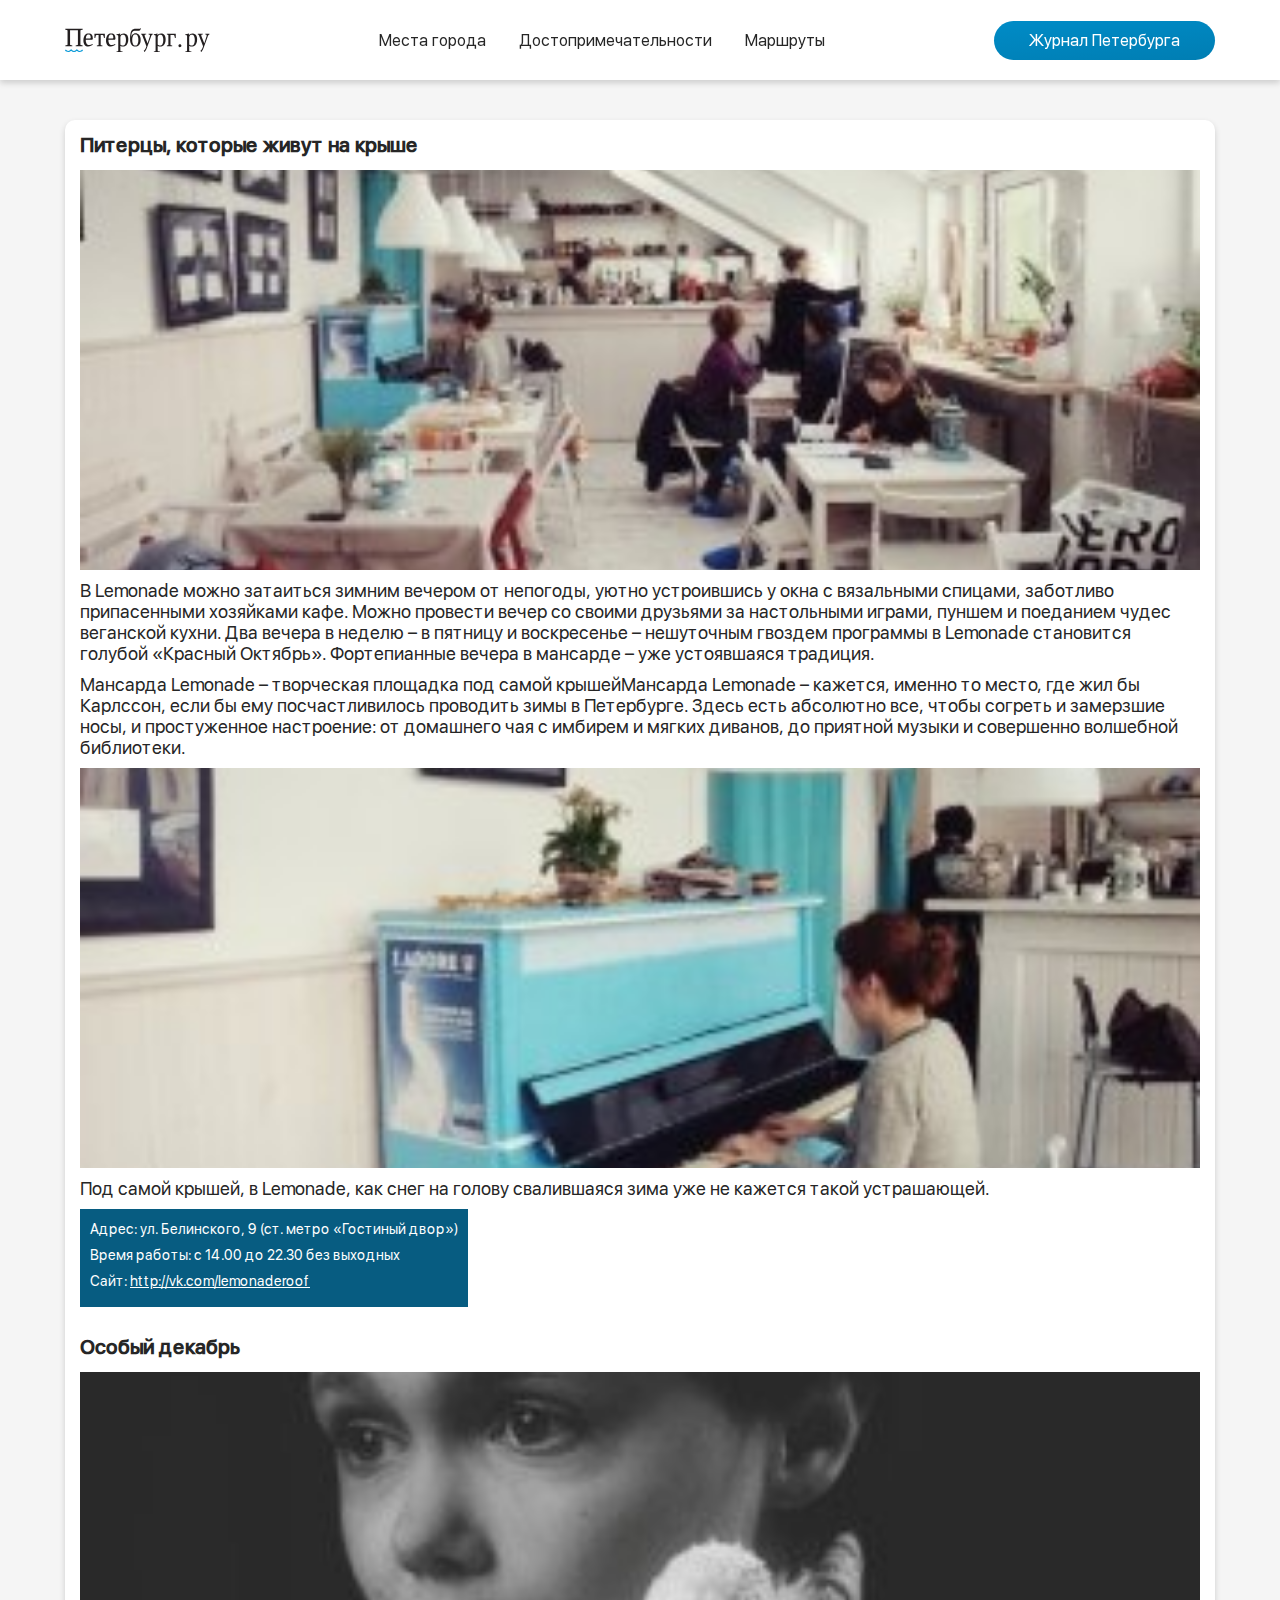
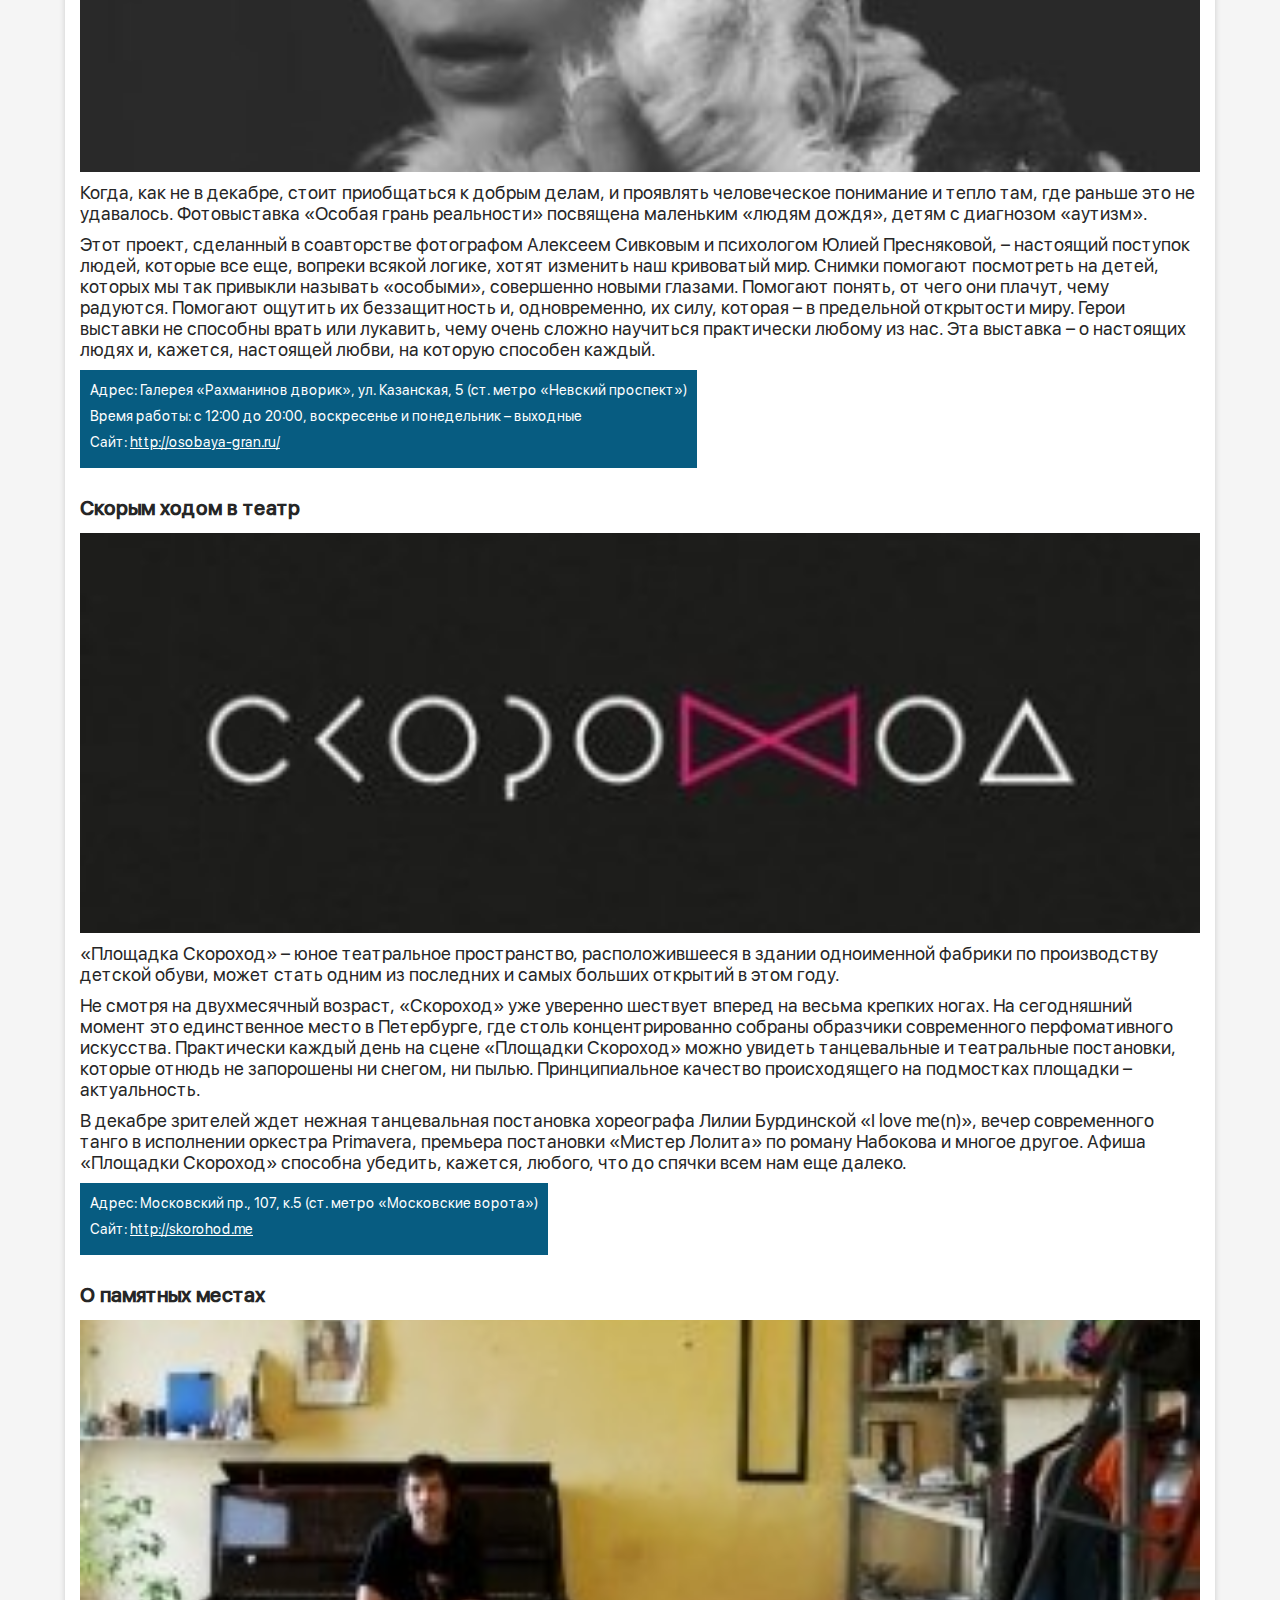
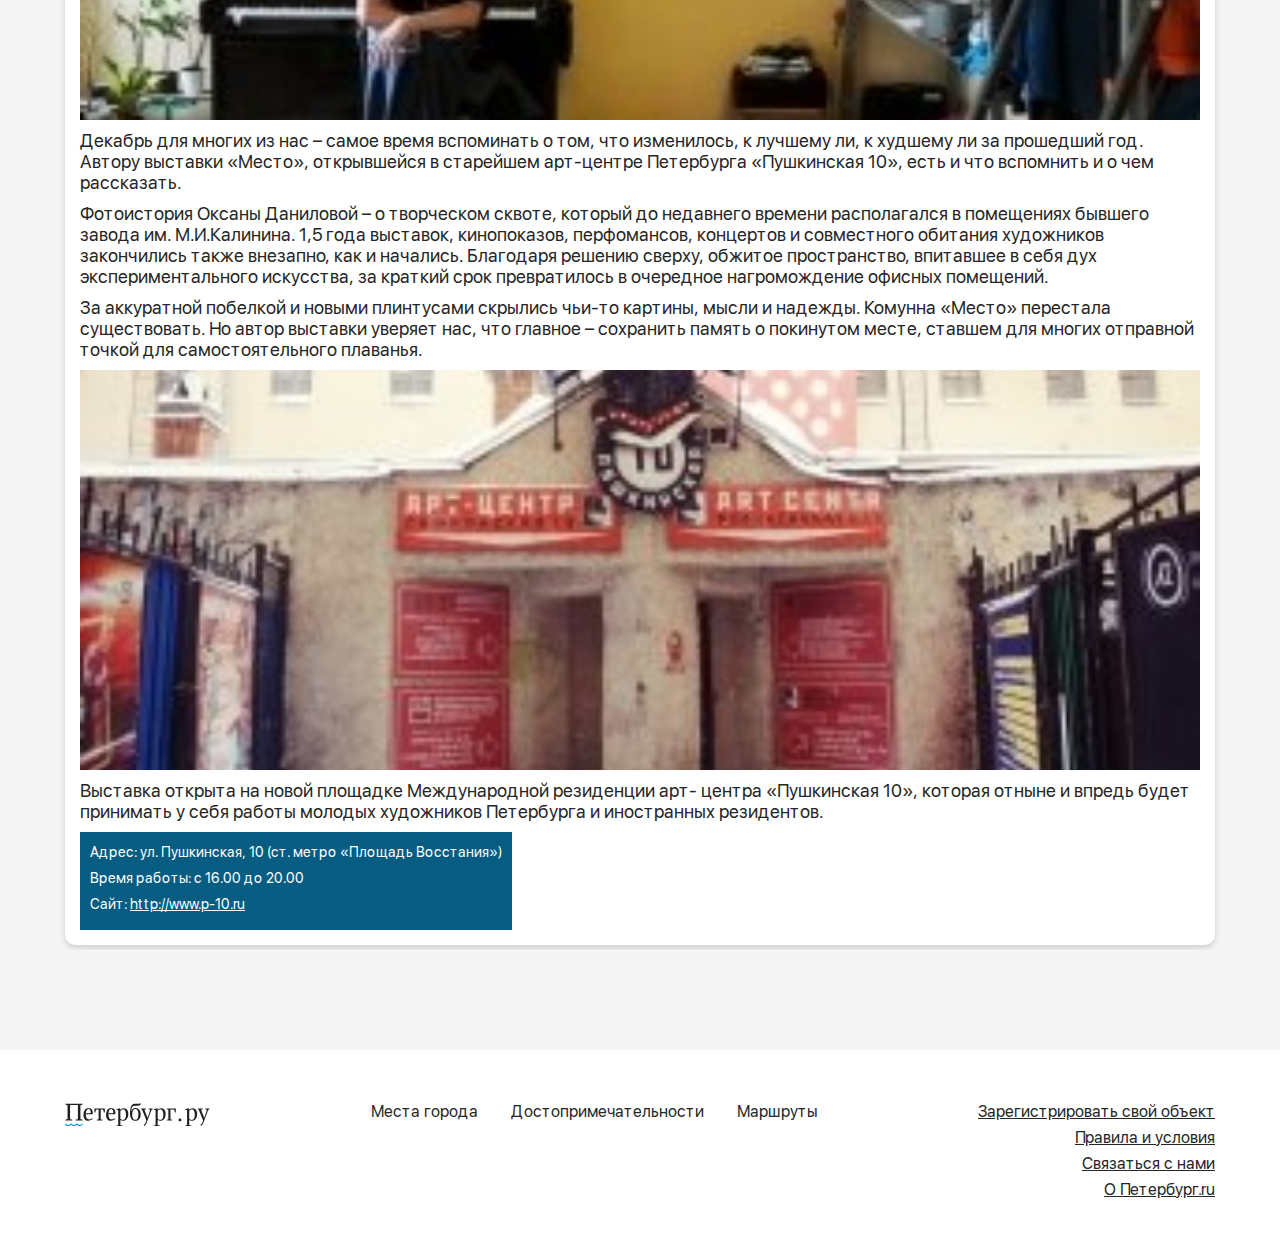
<file: routes-page.html>
<!DOCTYPE html>
<html lang="ru">
<head>
	<meta charset="UTF-8">
	<title>Петербург</title>
	<link rel="shortcut icon" href="img/favicon.ico" type="image/x-icon">
	<meta name="viewport" content="width=device-width, initial-scale=1">
	<link rel="stylesheet" href="css/style.css">
</head>
<body>
	<div class="mask"></div>
	<nav class="burger__nav">
		<a class="burger__link" href="#">Журнал Петербурга</a>
		<nav class="nav__menu">
			<a class="nav__link menu" href="places_city.html">Места города</a>
			<a class="nav__link menu" href="attractions.html">Достопримечательности</a>
			<a class="nav__link menu" href="routes.html">Маршруты</a>
		</nav>
	</nav>
	<div class="page">
		<header class="header">
			<div class="container">
				<div class="header__inner">
					<a class="logo" href="index.html">
						<img src="img/logo.svg" alt="">
					</a>
					<nav class="nav">
						<a class="nav__link" href="places_city.html">Места города</a>
						<a class="nav__link" href="attractions.html">Достопримечательности</a>
						<a class="nav__link" href="routes.html">Маршруты</a>
					</nav>
					<a class="btn-blue" href="index.html">Журнал Петербурга</a>
					<span class="burger">
						<span></span>
					</span>
				</div>
			</div>
		</header>
		<!-- <section class="place-item">
			<div class="container-hotel-page">
				<div class="background place__item">
					<div class="place__item__container">
						<div class="place__item__info">
							<h2 class="place__item__title">Ботанический сад в Санкт-Петербурге</h2>
							<a href="#">
								<div class="place__item__site">botsad-spb.com</div>
							</a>
							<a href="place-page.html">
								<div class="adress__container">
									<p class="adress__text">ул. проф. Попова, д.2</p>
								</div>
							</a>
							<a href="#">
								<p class="phone__text">Показать телефон</p>
							</a>
							<a href="#">
								<div class="show__map">
									<img class="show__map-icon" src="img/map-icon.svg" alt="">
									<p class="show__map-text">Показать на карте</p>
								</div>
							</a>
							<p class="opening__hours">с 10-00 до 18-00</p>
						</div>
						<div class="place__item__slider">
							<div class="arrow-prev place"></div>
							<div class="arrow-next place"></div>
							<img src="img/place-city/01.png" alt="">
						</div>
					</div>
				</div>
			</div>
		</section> -->
		<section class="place-article">
			<div class="container-hotel-page">
				<!-- <h2 class="place__item__title">Ботанический сад в Санкт-Петербурге</h2> -->
				<div class="background place_article">
					<div class="article__content">
						<p class="article__title">Питерцы, которые живут на крыше</p>
						<div class="article__img">
							<img src="img/routes/routes-page/01.jpg" alt="">
						</div>
						<p class="article__text">В Lemonade можно затаиться зимним вечером от непогоды, уютно устроившись у окна с вязальными спицами, заботливо припасенными хозяйками кафе. Можно провести вечер со своими друзьями за настольными играми, пуншем и поеданием чудес веганской кухни. Два вечера в неделю – в пятницу и воскресенье – нешуточным гвоздем программы в Lemonade становится голубой «Красный Октябрь». Фортепианные вечера в мансарде – уже устоявшаяся традиция.</p>
						<p class="article__text">Мансарда Lemonade – творческая площадка под самой крышейМансарда Lemonade – кажется, именно то место, где жил бы Карлссон, если бы ему посчастливилось проводить зимы в Петербурге. Здесь есть абсолютно все, чтобы согреть и замерзшие носы, и простуженное настроение: от домашнего чая с имбирем и мягких диванов, до приятной музыки и совершенно волшебной библиотеки.</p>
						<div class="article__img">
							<img src="img/routes/routes-page/02.jpg" alt="">
						</div>
						<p class="article__text">Под самой крышей, в Lemonade, как снег на голову свалившаяся зима уже не кажется такой устрашающей.</p>
						<div class="article__adress__container">
							<p class="article__adress__text">Адрес: ул. Белинского, 9 (ст. метро «Гостиный двор»)</p>
							<p class="article__adress__text">Время работы: с 14.00 до 22.30 без выходных</p>
							<p class="article__adress__text">Сайт: <a href="#">http://vk.com/lemonaderoof</a></p>
						</div>
					</div>
					<div class="article__content">
						<p class="article__title">Особый декабрь</p>
						<div class="article__img">
							<img src="img/routes/routes-page/03.jpg" alt="">
						</div>
						<p class="article__text">Когда, как не в декабре, стоит приобщаться к добрым делам, и проявлять человеческое понимание и тепло там, где раньше это не удавалось. Фотовыставка «Особая грань реальности» посвящена маленьким «людям дождя», детям с диагнозом «аутизм».</p>
						<p class="article__text">Этот проект, сделанный в соавторстве фотографом Алексеем Сивковым и психологом Юлией Пресняковой, – настоящий поступок людей, которые все еще, вопреки всякой логике, хотят изменить наш кривоватый мир. Снимки помогают посмотреть на детей, которых мы так привыкли называть «особыми», совершенно новыми глазами. Помогают понять, от чего они плачут, чему радуются. Помогают ощутить их беззащитность и, одновременно, их силу, которая – в предельной открытости миру. Герои выставки не способны врать или лукавить, чему очень сложно научиться практически любому из нас. Эта выставка – о настоящих людях и, кажется, настоящей любви, на которую способен каждый.</p>
						<div class="article__adress__container">
							<p class="article__adress__text">Адрес: Галерея «Рахманинов дворик», ул. Казанская, 5 (ст. метро «Невский проспект»)</p>
							<p class="article__adress__text">Время работы: с 12:00 до 20:00, воскресенье и понедельник – выходные</p>
							<p class="article__adress__text">Сайт: <a href="#">http://osobaya-gran.ru/</a></p>
						</div>
					</div>
					<div class="article__content">
						<p class="article__title">Скорым ходом в театр</p>
						<div class="article__img">
							<img src="img/routes/routes-page/04.jpg" alt="">
						</div>
						<p class="article__text">«Площадка Скороход» – юное театральное пространство, расположившееся в здании одноименной фабрики по производству детской обуви, может стать одним из последних и самых больших открытий в этом году.</p>
						<p class="article__text">Не смотря на двухмесячный возраст, «Скороход» уже уверенно шествует вперед на весьма крепких ногах. На сегодняшний момент это единственное место в Петербурге, где столь концентрированно собраны образчики современного перфомативного искусства. Практически каждый день на сцене «Площадки Скороход» можно увидеть танцевальные и театральные постановки, которые отнюдь не запорошены ни снегом, ни пылью. Принципиальное качество происходящего на подмостках площадки – актуальность.</p>
						<p class="article__text">В декабре зрителей ждет нежная танцевальная постановка хореографа Лилии Бурдинской «I love me(n)», вечер современного танго в исполнении оркестра Primavera, премьера постановки «Мистер Лолита» по роману Набокова и многое другое. Афиша «Площадки Скороход» способна убедить, кажется, любого, что до спячки всем нам еще далеко.</p>
						<div class="article__adress__container">
							<p class="article__adress__text">Адрес: Московский пр., 107, к.5 (ст. метро «Московские ворота»)</p>
							<p class="article__adress__text">Сайт: <a href="#">http://skorohod.me</a></p>
						</div>
					</div>
					<div class="article__content">
						<p class="article__title">О памятных местах</p>
						<div class="article__img">
							<img src="img/routes/routes-page/05.jpg" alt="">
						</div>
						<p class="article__text">Декабрь для многих из нас – самое время вспоминать о том, что изменилось, к лучшему ли, к худшему ли за прошедший год. Автору выставки «Место», открывшейся в старейшем арт-центре Петербурга «Пушкинская 10», есть и что вспомнить и о чем рассказать.</p>
						<p class="article__text">Фотоистория Оксаны Даниловой – о творческом сквоте, который до недавнего времени располагался в помещениях бывшего завода им. М.И.Калинина. 1,5 года выставок, кинопоказов, перфомансов, концертов и совместного обитания художников закончились также внезапно, как и начались. Благодаря решению сверху, обжитое пространство, впитавшее в себя дух экспериментального искусства, за краткий срок превратилось в очередное нагромождение офисных помещений.</p>
						<p class="article__text">За аккуратной побелкой и новыми плинтусами скрылись чьи-то картины, мысли и надежды. Комунна «Место» перестала существовать. Но автор выставки уверяет нас, что главное – сохранить память о покинутом месте, ставшем для многих отправной точкой для самостоятельного плаванья.</p>
						<div class="article__img">
							<img src="img/routes/routes-page/06.jpg" alt="">
						</div>
						<p class="article__text">Выставка открыта на новой площадке Международной резиденции арт- центра «Пушкинская 10», которая отныне и впредь будет принимать у себя работы молодых художников Петербурга и иностранных резидентов.</p>
						<div class="article__adress__container">
							<p class="article__adress__text">Адрес: ул. Пушкинская, 10 (ст. метро «Площадь Восстания»)</p>
							<p class="article__adress__text">Время работы: с 16.00 до 20.00</p>
							<p class="article__adress__text">Сайт: <a href="#">http://www.p-10.ru</a></p>
						</div>
					</div>
				</div>
			</div>
		</section>
  	</div>
  	<footer class="footer">
		<div class="container">
			<div class="footer__container">
				<div class="flex__content">
					<a class="logo" href="index.html">
						<img src="img/logo.svg" alt="">
					</a>
					<nav class="nav">
						<a class="nav__link" href="places_city.html">Места города</a>
						<a class="nav__link" href="attractions.html">Достопримечательности</a>
						<a class="nav__link" href="routes.html">Маршруты</a>
					</nav>
					<nav class="nav__footer">
						<a class="footer__link" href="#">Зарегистрировать свой объект</a>
						<a class="footer__link" href="#">Правила и условия</a>
						<a class="footer__link " href="#">Связаться с нами</a>
						<a class="footer__link" href="#">О Петербург.ru</a>
					</nav>
				</div>
			</div>
		</div>
	</footer>

  	<script src="js/jquery.min.js"></script>
	<script src="js/script.js"></script>

</body>
</html>
</file>
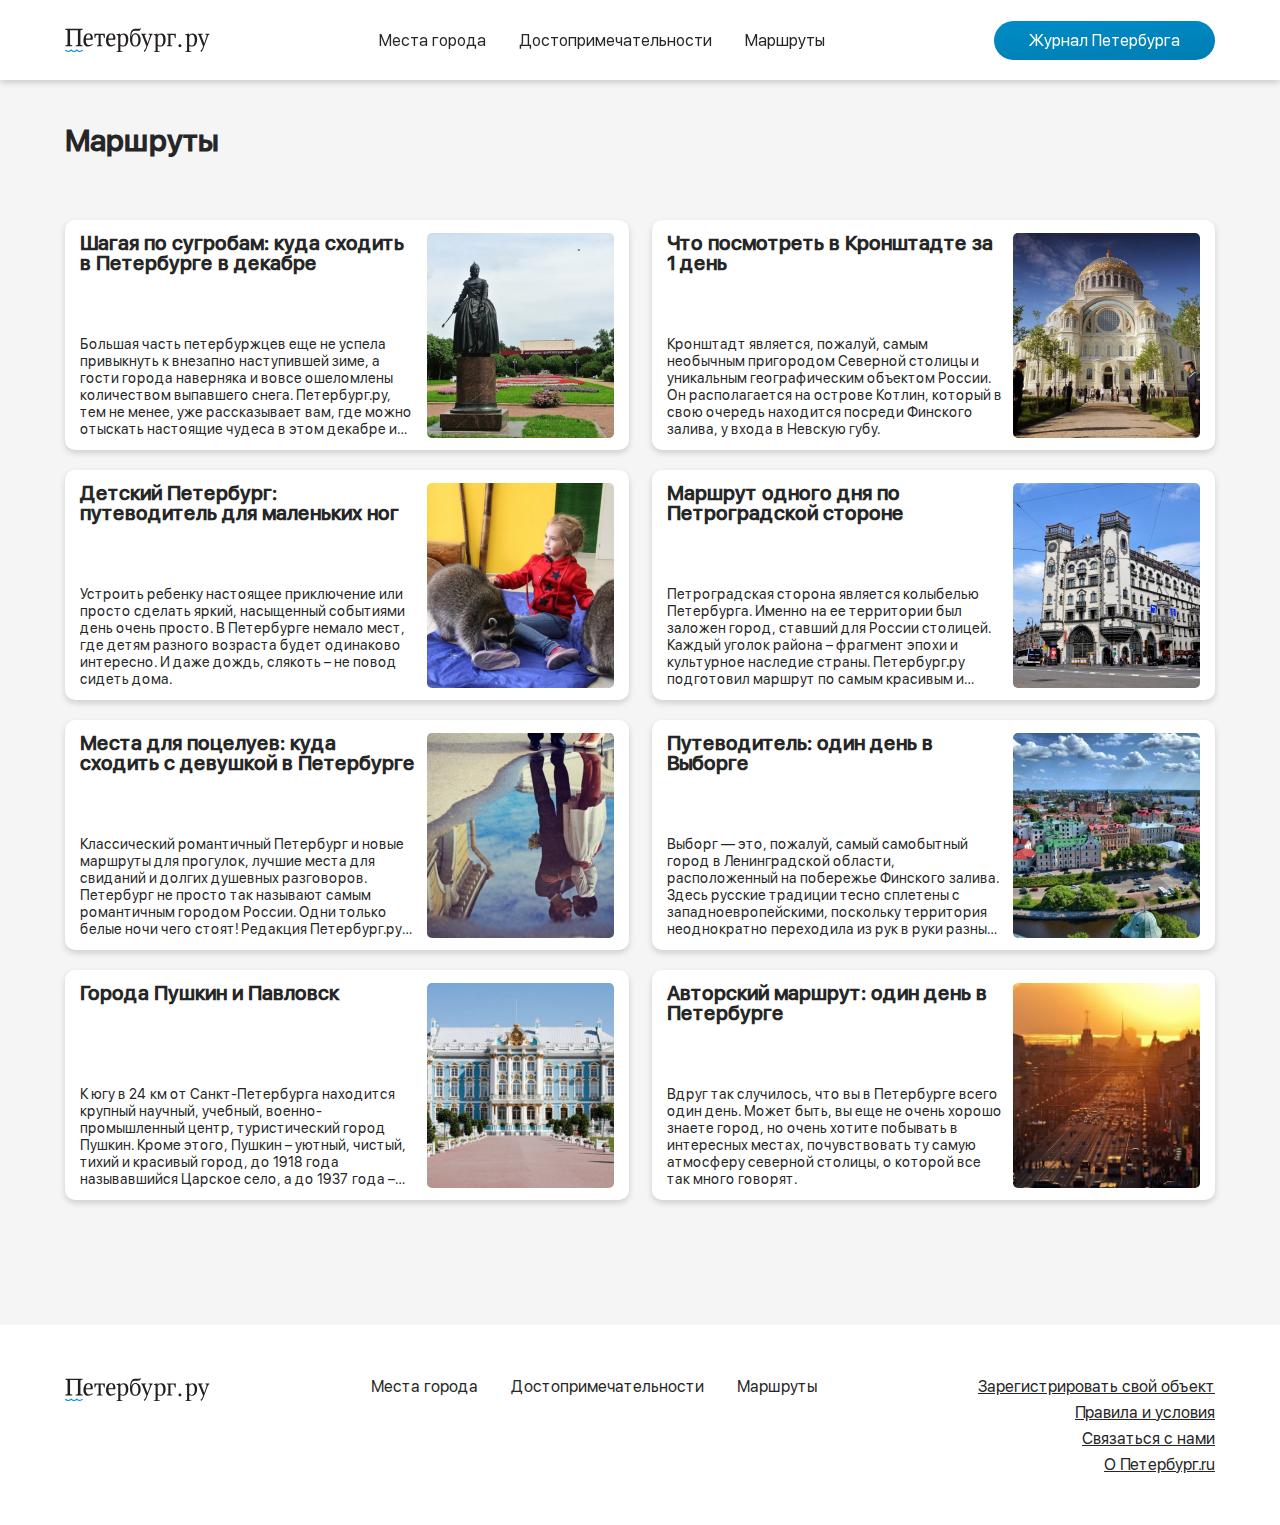
<file: routes.html>
<!DOCTYPE html>
<html lang="ru">
<head>
	<meta charset="UTF-8">
	<title>Петербург</title>
	<link rel="shortcut icon" href="img/favicon.ico" type="image/x-icon">
	<meta name="viewport" content="width=device-width, initial-scale=1">
	<link rel="stylesheet" href="css/style.css">
</head>
<body>
	<div class="mask"></div>
	<nav class="burger__nav">
		<a class="burger__link" href="#">Журнал Петербурга</a>
		<nav class="nav__menu">
			<a class="nav__link menu" href="places_city.html">Места города</a>
			<a class="nav__link menu" href="attractions.html">Достопримечательности</a>
			<a class="nav__link menu" href="routes.html">Маршруты</a>
		</nav>
	</nav>
	<div class="page">
		<header class="header">
			<div class="container">
				<div class="header__inner">
					<a class="logo" href="index.html">
						<img src="img/logo.svg" alt="">
					</a>
					<nav class="nav">
						<a class="nav__link" href="places_city.html">Места города</a>
						<a class="nav__link" href="attractions.html">Достопримечательности</a>
						<a class="nav__link" href="routes.html">Маршруты</a>
					</nav>
					<a class="btn-blue" href="index.html">Журнал Петербурга</a>
					<span class="burger">
						<span></span>
					</span>
				</div>
			</div>
		</header>
		<section class="sorting">
			<div class="container">
				<p class="page__title">Маршруты</p>
			</div>
		</section>
		<section class="places-city">
			<div class="container-hotel-page">
				<div class="places__container">
					<div class="background places__content">
						<div class="places__info">
							<div>
								<a href="routes-page.html">
									<p class="place__title">Шагая по сугробам: куда сходить в Петербурге в декабре</p>
								</a>
							</div>
							<div class="routes__text">
								<p>Большая часть петербуржцев еще не успела привыкнуть к внезапно наступившей зиме, а гости города наверняка и вовсе ошеломлены количеством выпавшего снега. Петербург.ру, тем не менее, уже рассказывает вам, где можно отыскать настоящие чудеса в этом декабре и где нужно обязательно побывать до Нового года.</p>
							</div>
						</div>
						<div class="place__img">
							<a href="routes-page.html">
								<img src="img/routes/01.png" alt="">
							</a>
						</div>
					</div>
					<div class="background places__content">
						<div class="places__info">
							<div>
								<a href="#">
									<p class="place__title">Что посмотреть в Кронштадте за 1 день</p>
								</a>
							</div>
							<div class="routes__text">
								<p>Кронштадт является, пожалуй, самым необычным пригородом Северной столицы и уникальным географическим объектом России. Он располагается на острове Котлин, который в свою очередь находится посреди Финского залива, у входа в Невскую губу.</p>
							</div>
						</div>
						<div class="place__img">
							<a href="#">
								<img src="img/routes/02.png" alt="">
							</a>
						</div>
					</div>
					<div class="background places__content">
						<div class="places__info">
							<div>
								<a href="#">
									<p class="place__title">Детский Петербург: путеводитель для маленьких ног</p>
								</a>
							</div>
							<div class="routes__text">
								<p>Устроить ребенку настоящее приключение или просто сделать яркий, насыщенный событиями день очень просто. В Петербурге немало мест, где детям разного возраста будет одинаково интересно. И даже дождь, слякоть – не повод сидеть дома. </p>
							</div>
						</div>
						<div class="place__img">
							<a href="#">
								<img src="img/routes/03.png" alt="">
							</a>
						</div>
					</div>
					<div class="background places__content">
						<div class="places__info">
							<div>
								<a href="#">
									<p class="place__title">Маршрут одного дня по Петроградской стороне</p>
								</a>
							</div>
							<div class="routes__text">
								<p>Петроградская сторона является колыбелью Петербурга. Именно на ее территории был заложен город, ставший для России столицей. Каждый уголок района – фрагмент эпохи и культурное наследие страны. Петербург.ру подготовил маршрут по самым красивым и интересным местам любимой «Петроградки».</p>
							</div>
						</div>
						<div class="place__img">
							<a href="#">
								<img src="img/routes/04.png" alt="">
							</a>
						</div>
					</div>
					<div class="background places__content">
						<div class="places__info">
							<div>
								<a href="#">
									<p class="place__title">Места для поцелуев: куда сходить с девушкой в Петербурге</p>
								</a>
							</div>
							<div class="routes__text">
								<p>Классический романтичный Петербург и новые маршруты для прогулок, лучшие места для свиданий и долгих душевных разговоров. Петербург не просто так называют самым романтичным городом России. Одни только белые ночи чего стоят! Редакция Петербург.ру подготовила собственный гид по местам для влюбленных.</p>
							</div>
						</div>
						<div class="place__img">
							<a href="#">
								<img src="img/routes/05.png" alt="">
							</a>
						</div>
					</div>
					<div class="background places__content">
						<div class="places__info">
							<div>
								<a href="#">
									<p class="place__title">Путеводитель: один день в Выборге</p>
								</a>
							</div>
							<div class="routes__text">
								<p>Выборг — это, пожалуй, самый самобытный город в Ленинградской области, расположенный на побережье Финского залива. Здесь русские традиции тесно сплетены с западноевропейскими, поскольку территория неоднократно переходила из рук в руки разных государств: от Финляндии к России и обратно.</p>
							</div>
						</div>
						<div class="place__img">
							<a href="#">
								<img src="img/routes/06.png" alt="">
							</a>
						</div>
					</div>
				</div>
				<div class="places__container">
					<div class="background places__content">
						<div class="places__info">
							<div>
								<a href="#">
									<p class="place__title">Города Пушкин и Павловск</p>
								</a>
							</div>
							<div class="routes__text">
								<p>К югу в 24 км от Санкт-Петербурга находится крупный научный, учебный, военно-промышленный центр, туристический город Пушкин. Кроме этого, Пушкин – уютный, чистый, тихий и красивый город, до 1918 года называвшийся Царское село, а до 1937 года – Детское село.</p>
							</div>
						</div>
						<div class="place__img">
							<a href="#">
								<img src="img/routes/07.png" alt="">
							</a>
						</div>
					</div>
					<div class="background places__content">
						<div class="places__info">
							<div>
								<a href="#">
									<p class="place__title">Авторский маршрут: один день в Петербурге</p>
								</a>
							</div>
							<div class="routes__text">
								<p>Вдруг так случилось, что вы в Петербурге всего один день. Может быть, вы еще не очень хорошо знаете город, но очень хотите побывать в интересных местах, почувствовать ту самую атмосферу северной столицы, о которой все так много говорят.</p>
							</div>
						</div>
						<div class="place__img">
							<a href="#">
								<img src="img/routes/08.png" alt="">
							</a>
						</div>
					</div>
				</div>
			</div>
		</section>
  	</div>
  	<footer class="footer">
		<div class="container">
			<div class="footer__container">
				<div class="flex__content">
					<a class="logo" href="index.html">
						<img src="img/logo.svg" alt="">
					</a>
					<nav class="nav">
						<a class="nav__link" href="places_city.html">Места города</a>
						<a class="nav__link" href="attractions.html">Достопримечательности</a>
						<a class="nav__link" href="routes.html">Маршруты</a>
					</nav>
					<nav class="nav__footer">
						<a class="footer__link" href="#">Зарегистрировать свой объект</a>
						<a class="footer__link" href="#">Правила и условия</a>
						<a class="footer__link " href="#">Связаться с нами</a>
						<a class="footer__link" href="#">О Петербург.ru</a>
					</nav>
				</div>
			</div>
		</div>
	</footer>

  	<script src="js/jquery.min.js"></script>
	<script src="js/script.js"></script>

</body>
</html>
</file>
<file: css/style.css>
*{
  padding: 0;
  margin: 0;
  border: 0;
}

*,*:before,*:after{
  -moz-box-sizing: border-box;
  -webkit-box-sizing: border-box;
  box-sizing: border-box;
}

:focus,:active{outline: none;}
a:focus,a:active{outline: none;}

a{-webkit-tap-highlight-color: rgba(0, 0, 0, 0);}
label{-webkit-tap-highlight-color: rgba(0, 0, 0, 0);}
input{-webkit-tap-highlight-color: rgba(0, 0, 0, 0);}

nav,footer,header,aside{display: block;}
textarea,
input[type="text"],
input[type="button"],
input[type="submit"] {
     -webkit-appearance: none;
}

input[type="number"] {
  -moz-appearance: textfield;
  -webkit-appearance: textfield;
  appearance: textfield;
}
 
input[type="number"]::-webkit-outer-spin-button,
input[type="number"]::-webkit-inner-spin-button {
  display: none;
}

html,body{
  height: 100%;
  width: 100%;
  font-size: 100%;
  line-height: 1;
  font-size: 14px;
  -ms-text-size-adjust: 100%;
  -moz-text-size-adjust: 100%;
  -webkit-text-size-adjust: 100%;
}

input,button,textarea{font-family:inherit;}
input::-ms-clear{display: none;}
button{cursor: pointer;}
button::-moz-focus-inner {padding:0;border:0;}
a, a:visited{text-decoration: none;}
a:hover{text-decoration: none;}
ul li{list-style: none;}
img{vertical-align: top;}

@font-face {
    font-family: 'SF UI Display';
    src: 
    local('San Francisco(SF UI) Display Regular'), 
    local('San-Francisco(SF-UI)-Display-Regular'),
    url('../font/SFUIDisplay-Regular.woff2') format('woff2'),
    url('../font/SFUIDisplay-Regular.woff') format('woff'),
    url('../font/SFUIDisplay-Regular.ttf') format('truetype');
    font-weight: 400;
    font-style: normal;
  }
@font-face {
  font-family: 'SF UI Display';
  src:
  local('San Francisco(SF UI) Display Medium'), 
  local('San-Francisco(SF-UI)-Display-Medium'),
  url('../font/SFUIDisplay-Medium.woff2') format('woff2'),
  url('../font/SFUIDisplay-Medium.woff') format('woff'),
  url('../font/SFUIDisplay-Medium.ttf') format('truetype');
  font-weight: 500;
  font-style: normal;
}
@font-face {
  font-family: 'San Francisco(SF UI)';
  src: 
  local('San Francisco(SF UI) Display Bold'), 
  local('San-Francisco(SF-UI)-Display-Bold'),
  url('../font/SFUIDisplay-Bold.woff2') format('woff2'),
  url('../font/SFUIDisplay-Bold.woff') format('woff'),
  url('../font/SFUIDisplay-Bold.ttf') format('truetype');
  font-weight: 700;
  font-style: normal;
}


body{
  font-family: 'SF UI Display';
  font-weight: 400;
  background-color: #F5F5F5;
  color: #262626;

  height: 100%;
  overflow-x: hidden;
}

body.lock{
  overflow: hidden;
}

.d-none{
  display: none;
}

.mask{
  content: '';
  width: 100%;
  height: 100%;
  background-color: rgba(0, 0, 0, .3);
  position: fixed;
  top: 0;
  left: 0;
  z-index: 7;
  display: none;
}

.mask.active{
  display: block;
  transition: .5s;
}

.popup{
  min-height: 100vh;
  display: flex;
  align-items: center;
  justify-content: center;
}

/*-------header-------*/
.burger__nav{
  position: fixed;
  right: -100%;
  width: 400px;
  height: 100%;
  display: block;
  background-color: #fff;
  overflow: auto;
  display: flex;
  flex-direction: column;
  align-items: center;
  padding: 100px 10px 0 10px;
  z-index: 8;
}

.burger__nav.active{
  right: 0;
  transition: right .5s;
}

.burger__link{
  font-size: 16px;
  font-weight: 400;
  line-height: 19px;
  color: #fff;
  background: linear-gradient(174.51deg, #009EE1 -134.48%, #0076A8 156.03%);
  padding: 10px 35px;
  border-radius: 50px;
}

.nav__menu{
  display: flex;
  flex-direction: column;
  text-align: center;
}

.nav__link.menu{
  display: inline-block;
  margin-top: 20px;
}

.page{
  min-height: 100vh;
  padding-top: 80px;
  overflow: hidden;
}

.header{
  position: fixed;
  top: 0;
  left: 0;
  right: 0;
  z-index: 100;
  background-color: #fff;
  box-shadow: 0px 3px 6px 0px #00000029;
}

.header__inner{
  height: 80px;
  display: flex;
  justify-content: space-between;
  align-items: center;
}

.container{
  position: relative;
  width: 100%;
  max-width: 1180px;
  padding: 0 15px;
  margin: 0 auto;
}

.logo img{
  max-width: 145px;
}

.nav__link{
  position: relative;
  font-size: 16px;
  color: #262626;
  font-size: 16px;
  font-weight: 400;
  line-height: 19px;
}

.nav__link:not(:last-child){
  margin-right: 30px;
}

.nav__link:after {
  content: "";
  display: block;
  position: absolute;
  left: 0; 
  width: 0;
  height: 2px;
  background-color: #0096D6;
  transition: width 0.3s ease-out;
}

.nav__link:hover:after,
.nav__link:focus:after {
  width: 100%;
}

.btn-blue{
  font-size: 16px;
  font-weight: 400;
  line-height: 19px;
  color: #fff;
  background: linear-gradient(174.51deg, #009EE1 -134.48%, #0076A8 156.03%);
  padding: 10px 35px;
  border-radius: 50px;
}

.burger{
  cursor: pointer;
  position: relative;
  width: 30px;
  height: 21px;
  display: none;
  z-index: 7;
}

.burger span{
  position: absolute;
  background-color: #231F20;
  width: 100%;
  height: 3px;
  left: 0;
  top: 9px;
  border-radius: 10px;
  transition: all .1s;
}

.burger:before,
.burger:after{
  content: '';
  background-color: #231F20;
  position: absolute;
  width: 100%;
  height: 3px;
  left: 0;
  border-radius: 10px;
  transition: all .3s;
}

.burger:before{
  top: 0;
}

.burger:after{
  bottom: 0;
}

.burger.active:before{
  transform: rotate(45deg);
  top:6px;
}

.burger.active:after{
  transform: rotate(-45deg);
  bottom: 12px;
}

.burger.active span{
  transform: scale(0);
}
/*-------header-------*/

/*------footer-------*/
.footer{
  background-color: #fff;
  margin-top: auto;
}

.footer__container{
  margin-top: 100px;
  display: flex;
  align-items: center;
  height: 200px;
}

.flex__content{
  width: 100%;
  display: flex;
  align-items: flex-start;
  justify-content: space-between;
}

.nav__footer{
  text-align: right;
}

.footer__link{
  font-size: 16px;
  font-weight: 400;
  line-height: 19px;
  text-decoration: underline;
  display: block;
  color: #262626;
}

.footer__link:not(:last-child){
  margin-bottom: 7px;
}
/*------footer-------*/

/*------index-------*/
.section-catalog{
  margin-top: 40px;
}

.catalog__inner{
  display: flex;
  align-items: flex-start;
  justify-content: space-between;
}

.criterias.left-bar{
  width: 285px;
  margin-right: 20px;
}

.criterias{
  width: 100%;
  padding: 20px 10px;
  background-color: #fff;
  border-radius: 5px;
}

.criterias__title{
  white-space: nowrap;
  font-size: 22px;
  font-weight: 700;
  line-height: 15px;
  margin-bottom: 40px;
}

.line{
  width: 100%;
  height: 1px;
  background-color: #262626;
  opacity: .1;
  margin: 12px 0;
}

.criterias__container{
  padding: 0 6px;
}

.criteria__title{
  font-size: 14px;
  font-weight: 700;
  line-height: 17px;
  margin-bottom: 12px;
}

.ragne__filter{
  display: flex;
  align-items: center;
  justify-content: space-between;
}

.ranges__label{
  border: 1px solid #000;
  padding: 8px 10px;
  border-radius: 5px;
  opacity: .4;
  font-size: 13px;
  font-weight: 400;
  line-height: 16px;
}

.ranges__line{
  position: relative;
  width: 100%;
  height: 1px;
  background-color: #075C81;
  display: block;
  margin: 20px 0;
}

.ranges__btn__from{
  cursor: pointer;
  position: absolute;
  top: -8px;
  left: 0;
  display: block;
  border-radius: 50%;
  width: 17px;
  height: 17px;
  background-color: #0096D6;
}

.ranges__btn__to{
  cursor: pointer;
  position: absolute;
  top: -8px;
  right: 0;
  display: block;
  border-radius: 50%;
  width: 17px;
  height: 17px;
  background-color: #0096D6;
}

.criterias__box{
  display: flex;
  align-items: center;
  justify-content: space-between;
}

.radio{
  position: relative;
  margin: 5px 0;
}

.radio__input{
  -webkit-appearance: none;
  -moz-appearance: none;
  appearance: none;
  position: absolute;
}

.radio__lable{
  display: block;
  cursor: pointer;
  padding-left: 25px;
}

.radio__lable:before{
  content: '';
  cursor: pointer;
  background-color: transparent;
  border-radius: 2px;
  width: 18px;
  height: 18px;
  border: 1px solid #949494;
  display: block;
  position: absolute;
  top: -3px;
  left: 0px;
}

.radio__lable:after{
  content: '';
  cursor: pointer;
  background: rgb(0,89,128);
background: radial-gradient(circle, rgba(0,150,214,1) 0%, rgba(0,113,162,1) 100%);
  border-radius: 2px;
  width: 18px;
  height: 18px;
  display: block;
  position: absolute;
  top: -3px;
  left: 0px;
  transform: scale(0);
  transition: .3s;
}

.radio__input:checked + .radio__lable:after{
  transform: scale(1);
}

.star-icon{
  width: 12px;
  height: 12px;
  margin-right: 3px;
}

.criteria__number{
  font-size: 13px;
  font-weight: 400;
  line-height: 16px;
  color: #939393;
}

.right-bar{
  width: 825px;
}

.catalog-top{
  width: 100%;
  display: flex;
  justify-content: space-between;
  align-items: center;
  margin-right: 15px;
}

.change-icon{
  cursor: pointer;
  max-width: 12px;
  position: absolute;
  top: 10px;
  right: 10px;
}

.serch__info{
  width: 610px;
  background-color: #fff;
  border-radius: 10px;
  display: flex;
  align-items: center;
  box-shadow: 0px 3px 6px 0px rgba(0, 0, 0, 0.16);
}

.serch__info--date{
  display: flex;
}

.serch__info--location{
  position: relative;
}

.serch__info__inner{
  position: relative;
  white-space: nowrap;
  text-overflow: ellipsis;
  padding: 17px;
  display: flex;
  align-items: center;
}

.calendar{
  position: absolute;
  top: 35px;
  z-index: 6;
}

.calendar.in{
  left: 0;
  display: none;
}

.calendar.in.active{
  display: block;
}

.calendar.out{
  right: 0;
  display: none;
}

.calendar.out.active{
  display: block;
}

.mounth__text{
  text-align: center;
  position: relative;
  font-size: 16px;
  font-weight: 700;
  margin-bottom: 15px;
}

.mounth__text:before{
  cursor: pointer;
  content: '';
  position: absolute;
  top: 0;
  left: 0;
  display: block;
  background-image: url(../img/arrow-prev.svg);
  width: 25px;
  height: 25px;
  background-size: cover;
}

.mounth__text:after{
  cursor: pointer;
  content: '';
  position: absolute;
  top: 0;
  right: 0;
  display: block;
  background-image: url(../img/arrow-next.svg);
  width: 25px;
  height: 25px;
  background-size: cover;
}

.calendar__container{
  width: 322px;
  display: flex;
  flex-wrap: wrap;
  align-items: center;
}

.days__week{
  margin: 0 8px 20px 8px;
  font-size: 12px;
  font-weight: 700;
  display: flex;
  align-items: center;
  justify-content: center;
  width: 30px;
  height: 30px;
  border-radius: 10px;
  background-color: transparent;
  color: #075C81;
}

.calendar__container div{
  margin: 0 8px 8px 8px;
  display: flex;
  align-items: center;
  justify-content: center;
  width: 30px;
  height: 30px;
  border-radius: 10px;
  background-color: #EEFAFF;
  font-size: 14px;
  font-weight: 400;
}

.calendar__days{
  cursor: pointer;
}

.days__none{
  cursor: defaulte;
}

.calendar__days:hover{
  background-color: #075C81;
  color: #fff;
  transition: .4s;
}

.calendar__text{
  margin-bottom: 10px;
  font-size: 14px;
  font-weight: 700;
}

.location-icon{
  cursor: pointer;
  max-width: 13px;
  margin-right: 15px;
}

.date-icon{
  cursor: pointer;
  max-width: 15px;
  margin-right: 15px;
}

.serch__info__text{
  cursor: pointer;
  display: flex;
  font-size: 16px;
  font-weight: 400;
  line-height: 19px;
}

.serch__info__text.date{
  color: #0096D6;
  font-weight: 700;
}

.serch__info__title{
  cursor: pointer;
  white-space: nowrap;
  overflow: hidden;
  text-overflow: ellipsis;
  font-size: 14px;
  font-weight: 700;
  line-height: 17px;
  letter-spacing: 0em;
  color: #262626;
  margin-right: 10px;
}

.serch__info__change{
  display: none;
  position: absolute;
  z-index: 6;
  top: 35px;
  left: 0;
  width: 100%;
  padding: 15px;
  background-color: #fff;
  border-radius: 10px;
  box-shadow: 0px 3px 6px 0px rgba(0, 0, 0, 0.16);
}

.serch__info__change.active{
  display: block;
}

.serch__info__change .serch__info__change__content:not(:last-child){
  margin-bottom: 10px;
}

.serch__info__change__content{
  display: flex;
  align-items: center;
  justify-content: space-between;
}

.serch__info__change__text{
  font-size: 10px;
  font-weight: 700;
  line-height: 12px;
}

.guests__counter{
  border-radius: 3px;
  font-size: 8px;
  font-weight: 700;
  line-height: 10px;
  width: 40px;
  height: 18px;
  opacity: .4;
  border: 1px solid #000;
  padding-left: 10px;
}

.serch__info__change__inner{
  display: flex;
  align-items: center;
  justify-content: space-between;
  width: 46%;
}

.radio{
  position: relative;
  margin: 5px 0;
}

.radio__input{
  -webkit-appearance: none;
  -moz-appearance: none;
  appearance: none;
  position: absolute;
}

.location__lable{
  font-size: 10px;
  font-weight: 700;
  line-height: 12px;
  display: block;
  cursor: pointer;
  padding-left: 15px;
}

.location__lable:before{
  content: '';
  cursor: pointer;
  background-color: transparent;
  border-radius: 50%;
  width: 10px;
  height: 10px;
  border: 1px solid #949494;
  display: block;
  position: absolute;
  top: 0px;
  left: 0px;
}

.location__lable:after{
  content: '';
  cursor: pointer;
  background: rgb(0,89,128);
  background: radial-gradient(circle, rgba(0,150,214,1) 0%, rgba(0,113,162,1) 100%);
  border-radius: 50%;
  width: 10px;
  height: 10px;
  display: block;
  position: absolute;
  top: 0px;
  left: 0px;
  transform: scale(0);
  transition: .3s;
}

.radio__input:checked + .location__lable:after{
  transform: scale(1);
}

.counter__wrapper{
  display: flex;
  align-items: center;
  justify-content: space-between;
}

.counter__wrapper div:not(:last-child){
  margin-right: 10px;
}

.control__item{
  cursor: pointer;
  font-size: 14px;
  font-weight: 700;
  line-height: 12px;
}

.control__current{
  cursor: pointer;
  font-size: 14px;
  font-weight: 700;
  line-height: 12px;
}

.title__page{
  padding: 0 10px;
  text-align: center;
  font-size: 20px;
  font-weight: 700;
  line-height: 24px;
  margin-top: 20px;
}

.line-vertical{
  width: 1px;
  background-color: #262626;
  opacity: .1;
  margin: 0 10px;
}

.line-vertical-sorting{
  height: 53px;
  width: 1px;
  background-color: #262626;
  opacity: .1;
}

.btn-blue-big{
  white-space: nowrap;
  font-size: 20px;
  font-weight: 400;
  line-height: 24px;
  padding: 10px 35px;
  border-radius: 70px;
  color: #fff;
  background: linear-gradient(90deg, #9600D6 0%, #0096D6 100%);
  background-size: 200% 100%;
  background-position: 0 0;
  transition: background-position .5s;
}

.btn-blue-big:hover {
  background-position: 60% 0;
}

.btn-blue-booking{
  white-space: nowrap;
  font-size: 12px;
  font-weight: 400;
  line-height: 24px;
  padding: 8px 15px;
  border-radius: 70px;
  color: #fff;
  background: linear-gradient(90deg, #9600D6 0%, #0096D6 100%);
  background-size: 200% 100%;
  background-position: 0 0;
  transition: background-position .5s;
}

.btn-blue-big:hover {
  background-position: 60% 0;
}

.seche__title__container{
  margin-top: 10px;
  position: relative;
  display: flex;
  align-items: center;
  justify-content: space-between;
}

.seche__title{
  font-size: 30px;
  font-weight: 700;
  margin: 30px 0 18px 0;
}

.hotel-icon{
  max-width: 230px;
}

.filter-icon{
  position: absolute;
  top: 0;
  right: 0;
  z-index: 7;
  max-width: 15px;
  display: none;
}

.sorting{
  margin-top: 40px;
  display: flex;
  justify-content: space-between;
  align-items: center;
}

.page__title{
  margin-top: 10px;
  margin-bottom: 30px;
  font-size: 30px;
  font-weight: 700;
  line-height: 20px;
}

.sorting__inner{
  display: flex;
  align-items: center;
  justify-content: space-between;
  background-color: #fff;
  max-width: 530px;
  padding: 18px 15px;
  box-shadow: 0px 3px 6px 0px rgba(0, 0, 0, 0.16);
  border-radius: 5px;
  margin-bottom: 30px;
}

.sorting__title{
  margin-right: 45px;
  font-size: 18px;
  font-weight: 400;
  line-height: 21px;
}

.sorting__container{
  overflow: hidden;
  display: flex;
  align-items: center;
  margin-right: 10px;
}

.sorting__place{
  display: flex;
  flex-wrap: wrap;
  align-items: center;
}

.sorting__place li:not(:last-child){
  margin-right: 15px;
}

.sorting__place li{
  margin-bottom: 15px;
}

.sorting__item{
  background-color: #E0E0E0;
  border-radius: 5px;
  list-style-type:none;
}

.sorting__item:hover{
  box-shadow:  inset 2px 2px 6px 2px rgba(0, 0, 0, .3);
  transition: .4s;
}

.sorting__item:not(:last-child){
  margin-right: 15px;
}

.sorting__btn{
  white-space: nowrap;
  padding: 5px 16px;
  font-size: 13px;
  font-weight: 700;
  line-height: 16px;
  opacity: .4;
}

.triangle-left {
  width: 0;
  height: 0;
  border-bottom: 10px solid rgba(38, 38, 38, 0.4);
  border-right: 6px solid transparent;
  border-left: 6px solid transparent;
}

.map-icon{
  max-width: 28px;
}

.catalog__item{
  max-width: 825px;
  overflow: hidden;
  background-color: #fff;
  box-shadow: 0px 0px 10px 0px rgba(0, 0, 0, 0.16);
  padding: 15px;
  border-radius: 5px;
  margin-bottom: 20px;
}

.item__inner{
  display: flex;
}

.item__img{
  border-radius: 2px;
  width: 205px;
  height: 250px;
  overflow: hidden;
}

.item__img img{
  width: 100%;
  height: 100%;
  object-fit: cover;
}

.item__info{
  width: 100%;
  margin-left: 15px;
  padding: 15px 0;
  display: flex;
  justify-content: space-between;
}

.item__info__inner{
  display: flex;
  flex-direction: column;
  justify-content: space-between;
}

.item__title{
  margin-top: 5px;
  color: #262626;
  font-size: 20px;
  font-weight: 700;
  line-height: 18px;
}

.rating{
  margin-top: 6px;
  margin-bottom: 6px;
  display: flex;
  align-items: center;
}

.rating__stars{
  display: flex;
  align-items: center;
}

.rating__number{
  font-size: 12px;
  font-weight: 700;
  line-height: 14px;
  color: #FFB700;
  margin-right: 3px;
}

.star-icon-yellow{
  margin-right: 2px;
  max-width: 11px;
}

.review__text{
  font-size: 10px;
  font-weight: 400;
  line-height: 12px;
  opacity: .4;
  margin-left: 6px;
}

.adress__container{
  display: flex;
  flex-direction: column;
}

.adress__text{
  position: relative;
  font-size: 14px;
  font-weight: 400;
  line-height: 17px;
  color: #075C81;
  text-decoration: underline;
  padding-left: 16px;
}

.adress__text:before{
  content: '';
  display: block;
  background-image: url(../img/location-icon-blue.svg);
  background-size: cover;
  width: 12px;
  height: 15px;
  position: absolute;
  top: 0;
  left: 0;
}

.distance__text{
  position: relative;
  font-size: 10px;
  font-weight: 400;
  line-height: 12px;
  padding-left: 6px;
  color: #262626;
  margin-left: 16px;
}

.distance__text:before{
  content: '';
  display: block;
  background-image: url(../img/person-icon.svg);
  background-size: cover;
  width: 5px;
  height: 8px;
  position: absolute;
  top: 2px;
  left: 0;
}

.advantages__container{
  display: flex;
  flex-wrap: wrap;
  max-width: 390px;
}

.advantages__container.hotel__page{
  display: flex;
  flex-wrap: nowrap;
  max-width: 100%;
}

.advantages{
  cursor: default;
  padding: 6px 12px;
  border-radius: 50px;
  font-size: 10px;
  font-weight: 400;
  line-height: 12px;
  color: #fff;
  position: relative;
  padding-left: 20px;
  margin: 2px 0;
}

.advantages:not(:last-child){
  margin-right: 10px;
}

.advantages.clean{
  background-color: #88D600;
}

.advantages.clean:before{
  content: '';
  display: block;
  background-image: url(../img/clean-icon.svg);
  background-size: cover;
  width: 6px;
  height: 7px;
  position: absolute;
  top: 8px;
  left: 10px;
  z-index: 3;
}

.advantages.center{
  background-color: #DD93E3;
}

.advantages.center:before{
  content: '';
  display: block;
  background-image: url(../img/location-icon-white.svg);
  background-size: cover;
  width: 5px;
  height: 7px;
  position: absolute;
  top: 8px;
  left: 10px;
  z-index: 3;
}

.advantages.breakfast{
  background-color: #0096D6;
}

.advantages.breakfast:before{
  content: '';
  display: block;
  background-image: url(../img/breakfast-icon.svg);
  background-size: cover;
  width: 6px;
  height: 8px;
  position: absolute;
  top: 8px;
  left: 10px;
  z-index: 3;
}

.advantages.prepayment{
  background-color: #6118B3;
  padding-left: 25px;
}

.advantages.prepayment:before{
  content: '';
  display: block;
  background-image: url(../img/money-icon.svg);
  background-size: cover;
  width: 12px;
  height: 10px;
  position: absolute;
  top: 8px;
  left: 10px;
  z-index: 3;
}

.advantages.staff{
  background-color: #A31943;
}

.advantages.staff:before{
  content: '';
  display: block;
  background-image: url(../img/like-icon.svg);
  background-size: cover;
  width: 8px;
  height: 7px;
  position: absolute;
  top: 8px;
  left: 10px;
  z-index: 3;
}

.item__article{
  position: relative;
}

.item__article__text{
  position: relative;
  font-size: 14px;
  font-weight: 400;
  line-height: 17px;
  color: #262626;
  overflow: hidden;
  display: -webkit-box;
  -webkit-line-clamp: 3;
  -webkit-box-orient: vertical;
}

.item__article__button{
  cursor: pointer;
  content: '';
  position: absolute;
  display: block;
  bottom: -16px;
  right: 10px;
  font-size: 10px;
  font-weight: 700;
  line-height: 17px;
  text-decoration: underline;
  color: #0096D6;
}

.item__price{
  padding: 15px 0 15px 0;
  text-align: right;
  display: flex;
  flex-direction: column;
  justify-content: space-between;
}

.price__title{
  font-size: 14px;
  font-weight: 400;
}

.price__title span{
  font-weight: 700;
}

.price__price{
  margin-top: 5px;
  margin-right: 5px;
  font-size: 20px;
  font-weight: 700;
  color: #3C8107;
}

.price__tax{
  font-size: 8px;
  font-weight: 400;
  line-height: 10px;
  opacity: .4;
}

.popup__about-room{
  overflow: auto;
  padding: 15px;
  display: none;
  background-color: #F5F5F5;
}

.popup__about-room.active{
  padding-bottom: 70px;
  margin-top: 80px;
  display: flex;
  align-items: flex-start;
  justify-content: space-between;
}
            
.room__title__content{
  position: relative;
  background-color: #fff;
  padding: 10px;
}

.cancellation__text{
  margin: 10px;
  font-size: 14px;
  font-weight: 400;
  line-height: 17px;
}

.room__gallery__container{
  position: relative;
  padding: 10px;
  margin-right: 10px;
  border-radius: 10px;
  background-color: #fff;
  width: 550px;
  display: flex;
  align-items: center;
  justify-content: center;
  position: relative;
}

.arrow-prev{
  cursor: pointer;
  background-image: url(../img/arrow-prev.svg);
  width: 32px;
  height: 32px;
  background-size: cover;
}

.arrow-prev.gallery{
  display: none;
}

.arrow-prev.place{
  position: absolute;
  top: 50%;
  left: calc(10px + (20 - 10) * ((100vw - 375px) / (1180 - 375)));
}
.arrow-next.place{
  position: absolute;
  top: 50%;
  right: calc(10px + (20 - 10) * ((100vw - 375px) / (1180 - 375)));
}

.arrow-next{
  cursor: pointer;
  background-image: url(../img/arrow-next.svg);
  width: 32px;
  height: 32px;
  background-size: cover;
}

.arrow-next.gallery{
  display: none;
}

.room__gallery{
  width: 370px;
}

.img__full{
  overflow: hidden;
  width: 100%;
  height: 425px;
  margin-bottom: 20px;
}

.img__full img{
  width: 100%;
  height: 100%;
  object-fit: cover;
}

.img__gallery{
  display: flex;
  flex-wrap: wrap;
  align-items: center;
  justify-content: space-between;
}

.img__gallery:not(:last-child){
  margin-right: 5px;
}

.img__min{
  overflow: hidden;
  width: 65px;
  height: 65px;
  margin-bottom: 5px;
}

.img__min img{
  width: 100%;
  height: 100%;
  object-fit: cover;
}

.about__room__container{
  width: 455px;
}

.about__room__info{
  position: relative;
  width: 455px;
  background-color: #fff;
  border-radius: 10px;
  padding: 10px;
  margin-bottom: 20px;
}

.close_icon{
  cursor: pointer;
  position: absolute;
  top: 10px;
  right: 10px;
  z-index: 99;
}

.square{
  margin: 30px 0 15px 0;
  font-size: 14px;
  font-weight: 700;
  line-height: 17px;
  margin-right: 10px;
}

.square span{
  color: #FFB700;
}

.main__tags{
  display: flex;
  align-items: center;
  flex-wrap: wrap;
  margin: 15px 0 10px 0;
}

.tags__box{
  display: flex;
  align-items: flex-start;
  justify-content: space-between;
}

.tags__inner{
  max-width: 180px;
}

.tags__popup{
  margin-top: 20px;
}

.tags__popup span{
  display: block;
}

.tags__title{
  margin-bottom: 10px;
  font-size: 14px;
  font-weight: 700;
  line-height: 17px;
  margin-right: 10px;
}

.room__price__box{
  background-color: #fff;
  border-radius: 10px;
  padding: 10px;
}

.btn-blue-catalog{
  white-space: nowrap;
  font-size: 14px;
  font-weight: 400;
  line-height: 17px;
  padding: 10px 15px;
  border-radius: 50px;
  color: #fff;
  background: linear-gradient(90deg, #9600D6 0%, #0096D6 100%);
  background-size: 200% 100%;
  background-position: 0 0;
  transition: background-position .5s;
}

.btn-blue-catalog:hover {
  background-position: 60% 0;
}

.catalog__btn{
  margin-bottom: 20px;
  margin-top: 30px;
  text-align: center;
}
/*------index-------*/


/*------hotel-page-------*/
.container-hotel-page{
  position: relative;
  width: 100%;
  max-width: 1180px;
  padding: 0 15px;
  margin: 0 auto;
  margin-bottom: 5px;
}

.hotel-preview{
  margin-top: 40px;
}
.preview__container{
  background-color: #fff;
  border-radius: 10px;  
  padding: 15px;
}

.preview__info{
  margin: 15px 0 35px 0;
}

.preview__box{
  display: flex;
  flex-wrap: wrap;
  align-items: center;
}

.preview__box div:not(:last-child){
  margin-right: 20px;
}

.preview__box a:not(:last-child){
  margin-right: 20px;
}

.preview__box:not(:last-child){
  margin-bottom: 8px;
}

.preview__text{
  font-size: 30px;
  font-weight: 700;
  line-height: 36px;
}

.show__map{
  opacity: .6;
  display: flex;
  align-items: center;
}

.show__map-icon{
  max-width: 17px;
  margin-right: 5px;
}

.show__map-text{
  font-size: 14px;
  font-weight: 400;
  line-height: 19px;
  color: #262626;
}

.preview__gallery{
  height: 475px;
  display: flex;
  align-items: center;
  justify-content: space-between;
}

.gallery__img.full{
  position: relative;
  width: 622px;
  height: 474px;
}

.gallery__img.full img{
  width: 100%;
  height: 100%;
  object-fit: cover;
}

.preview__gallery__card{
  width: 225px;
  height: 100%;
  display: flex;
  flex-direction: column;
  align-items: center;
  justify-content: space-between;
}

.gallery__img.min{
  width: 225px;
  height: 225px;
}

.gallery__img.min img{
  width: 100%;
  height: 100%;
  object-fit: cover;
}

.gallery__img.min.btn{
  position: relative;
}

.gallery__img.min.btn:before{
  cursor: pointer;
  content: '+7 фотографий';
  display: flex;
  align-items: center;
  justify-content: center;
  width: 225px;
  height: 225px;
  position: absolute;
  top: 0;
  left: 0;
  z-index: 2;
  font-size: 20px;
  font-weight: 700;
  line-height: 24px;
  color: #fff;
  backdrop-filter: blur(5px);
  background-color: rgba(0, 0, 0, .2);
}

.hotel-description{
  margin-top: 30px;
}

.description__container{
  display: flex;
  align-items: flex-start;
  justify-content: space-between;
}

.description__box{
  position: relative;
  overflow: hidden;
  margin: 0 5px;
  padding: 30px 15px;
  width: 33.333%;
  height: 300px;
  background-color: #fff;
  border-radius: 10px;
  box-shadow: 0px 3px 6px 0px rgba(0, 0, 0, 0.16);
}

.description__title{
  font-size: 25px;
  font-weight: 700;
  line-height: 30px;
  margin-bottom: 25px;
}

.features__container{
  display: flex;
  align-items: flex-start;
  justify-content: space-between;
}

.features__item{
  width: 50%;
}

.description__text{
  position: relative;
  font-size: 14px;
  font-weight: 400;
  line-height: 17px;
  color: #262626;
  overflow: hidden;
  display: -webkit-box;
  -webkit-line-clamp: 10;
  -webkit-box-orient: vertical;
}

.description__button{
  cursor: pointer;
  content: '';
  position: absolute;
  display: block;
  bottom: 20px;
  right: 15px;
  font-size: 14px;
  font-weight: 700;
  line-height: 17px;
  text-decoration: underline;
  color: #0096D6;
}

.features__text{
  padding-left: 26px;
  position: relative;
  font-size: 14px;
  font-weight: 400;
  line-height: 17px;
  color: #262626;
  overflow: hidden;
  display: -webkit-box;
  -webkit-line-clamp: 10;
  -webkit-box-orient: vertical;
}

.features__text:not(:last-child){
  margin-bottom: 20px;
}

.features__text.park:before{
  content: '';
  display: block;
  background-image: url(../img/parking-icon.svg);
  width: 19px;
  height: 19px;
  background-size: cover;
  position: absolute;
  top: 0;
  left: 0;
}

.features__text.wifi:before{
  content: '';
  display: block;
  background-image: url(../img/wifi-icon.svg);
  width: 21px;
  height: 16px;
  background-size: cover;
  position: absolute;
  top: 0;
  left: 0;
}

.features__text.conditioner:before{
  content: '';
  display: block;
  background-image: url(../img/conditioner-icon.svg);
  width: 20px;
  height: 18px;
  background-size: cover;
  position: absolute;
  top: 0;
  left: 0;
}

.features__text.pool:before{
  content: '';
  display: block;
  background-image: url(../img/pool-icon.svg);
  width: 19px;
  height: 14px;
  background-size: cover;
  position: absolute;
  top: 0;
  left: 0;
}

.features__text.disabled:before{
  content: '';
  display: block;
  background-image: url(../img/disabled-icon.svg);
  width: 18px;
  height: 20px;
  background-size: cover;
  position: absolute;
  top: 0;
  left: 0;
}

.features__text.pet:before{
  content: '';
  display: block;
  background-image: url(../img/pet-icon.svg);
  width: 15px;
  height: 16px;
  background-size: cover;
  position: absolute;
  top: 0;
  left: 0;
}

.features__text.fitness:before{
  content: '';
  display: block;
  background-image: url(../img/fitness-icon.svg);
  width: 17px;
  height: 18px;
  background-size: cover;
  position: absolute;
  top: 0;
  left: 0;
}

.hotel__map{
  overflow: hidden;
  width: 33.333%;
  height: 300px;
  margin: 0 5px;
  border-radius: 10px;
  box-shadow: 0px 3px 6px 0px rgba(0, 0, 0, 0.16);
}

.hotel__map img{
  width: 100%;
  height: 100%;
  object-fit: cover;
}

.hotel-page-filter{
  margin: 30px 0;
}

.filter{
  max-width: 980px;
  margin: 0 auto;
}

.room__container{
  width: 100%;
  overflow: hidden;
  background-color: #fff;
  box-shadow: 0px 0px 10px 0px rgba(0, 0, 0, 0.16);
  padding: 15px;
  border-radius: 10px;
  margin-bottom: 20px;
}

.room__inner{
  display: flex;
}

.room_img{
  cursor: pointer;
  border-radius: 10px;
  width: 345px;
  height: 260px;
  overflow: hidden;
}

.room_img img{
  width: 100%;
  height: 100%;
  object-fit: cover;
}

.room__box{
  width: 100%;
  margin-left: 15px;
  padding: 15px 0;
  display: flex;
  justify-content: space-between;
}

.room__info{
  display: flex;
  flex-direction: column;
  justify-content: space-between;
}

.room__title{
  padding-right: 15px;
  cursor: pointer;
  color: #262626;
  font-size: 20px;
  font-weight: 700;
  line-height: 18px;
}

.bed__container{
  display: flex;
  align-items: center;
}

.bed__title{
  font-size: 14px;
  font-weight: 700;
  line-height: 17px;
  margin-right: 10px;
}

.one-bed-icon{
  width: 16px;
  height: 14px;
  margin-right: 5px;
}

.room__btn{
  cursor: pointer;
  display: block;
  font-size: 14px;
  font-weight: 700;
  line-height: 17px;
  text-decoration: underline;
  color: #0096D6;
}

.tags__container{
  display: flex;
  align-items: center;
  flex-wrap: wrap;
}

.tag{
  position: relative;
  padding-left: 15px;
  margin-right: 10px;
  margin-bottom: 5px;
}

.tag:before{
  position: absolute;
  left: 0;
  top: 0;
  content: url(../img/done-icon.svg);
  width: 10px;
  height: 8px;
  background-size: cover;
  display: block;
}

.room__price__container{
  display: flex;
  flex-direction: column;
  justify-content: space-between;
}

.room__price__item{
  width: 400px;
  display: flex;
  align-items: center;
  justify-content: space-between;
}

.room__breakfast{
  font-size: 12px;
  font-weight: 700;
  line-height: 14px;
  color: #3C8107;
  margin-right: 15px;
}

.item__price__container.price--room{
  margin-right: 20px;
}

.ratings{
  margin-bottom: 30px;
}

.ratings__container{
  background-color: #fff;
  border-radius: 10px;
  padding: 30px 15px 10px 15px;
  box-shadow: 0px 3px 6px 0px rgba(0, 0, 0, 0.16);
}

.ratings__inner{
  display: flex;
  flex-wrap: wrap;
  align-items: center;
}

.rating__point{
  display: flex;
  align-items: center;
  margin-bottom: 15px;
}

.rating__point:not(:last-child){
  margin-right: 40px;
}

.rating__point__text{
  padding: 5px 25px;
  background-color: #0096D6;
  border-radius: 50px;
  color: #fff;
  font-size: 16px;
  font-weight: 400;
  line-height: 19px;
}

.rating__point__number{
  color: #262626;
  opacity: .4;
  font-size: 14px;
  font-weight: 400;
  line-height: 17px;
  margin-left: 10px;
}

.reviews__container{
  max-width: 650px;
  padding: 25px 20px;
  margin: 0 auto;
  background-color: #fff;
  border-radius: 10px;
  box-shadow: 0px 3px 6px 0px rgba(0, 0, 0, 0.16);
}

.reviews__item{
  padding: 15px;
  background-color: #fff;
  border-radius: 10px;
  box-shadow: 0px 3px 6px 0px rgba(0, 0, 0, 0.16);
}

.reviews__item:not(:last-child){
  margin-bottom: 15px;
}

.reviews__author{
  display: flex;
  align-items: center;
  margin-bottom: 25px;
}

.author__avatar{
  width: 32px;
  height: 32px;
  border-radius: 50%;
  overflow: hidden;
}

.author__avatar img{
  width: 100%;
  height: 100%;
  object-fit: cover;
}

.author__name{
  font-size: 16px;
  font-weight: 700;
  line-height: 19px;
  margin: 0 10px;
}

.author__rating{
  color: #FFB700;
  font-size: 14px;
  font-weight: 700;
  line-height: 17px;
}

.review__article{
  font-size: 18px;
  font-weight: 400;
  line-height: 21px;
}

.hotel-policy{
  margin-top: 30px;
}

.hotel__policy{
  background-color: #fff;
  padding: 20px 15px;
  border-radius: 10px;
}

.description__title-policy{
  cursor: pointer;
  margin-bottom: 0;
  display: flex;
  align-items: center;
  justify-content: space-between;
}

.arrow{
  width: 18px;
  height: 18px;
  border-top: 4px solid #262626;
  border-right: 4px solid #262626;
  margin-right: 15px;
  transition: transform .4s;
} 

.arrow-top{
  transform: rotate(-45deg);
}

.arrow-bottom{
  transform: rotate(135deg);
}

.spoiler__text{
  margin-top: 20px;
  font-size: 16px;
  font-weight: 400;
  line-height: 19px;
}

.spoiler__text span{
  position: relative;
  padding-left: 15px;
}

.spoiler__text span:before{
  content: '';
  width: 7px;
  height: 7px;
  border-radius: 50%;
  background-color: #262626;
  display: block;
  position: absolute;
  top: 7px;
  left: 0;
}
/*------hotel-page-------*/

/*------booking-------*/
.step-booking{
  margin: 40px 0;
}

.set__booking__container{
  display: flex;
  align-items: center;
  justify-content: space-between;
}

.set__booking__container div:not(:last-child){
  margin-right: 10px;
}

.step{
  display: flex;
  align-items: center;
  opacity: .4;
}

.step.active{
  opacity: 1;
}

.set__number{
  cursor: pointer;
  width: 27px;
  height: 27px;
  background-color: #0096D6;
  border-radius: 50%;
  font-size: 14px;
  font-weight: 700;
  line-height: 17px;
  color: #fff;
  display: flex;
  align-items: center;
  justify-content: center;
}

.step__title{
  color: #262626;
  cursor: pointer;
  font-size: 14px;
  font-weight: 700;
  line-height: 17px;
  margin-left: 6px;
}

.booking__content{
  display: flex;
  align-items: flex-start;
  justify-content: space-between;
}

.booking_left{
  margin-right: 10px;
  width: 70%;
}

.booking_right{
  width: 30%;
}

.booking_right div:not(:last-child){
  margin-bottom: 10px;
}

.background{
  background-color: #fff;
  border-radius: 10px;
  box-shadow: 0px 3px 6px 0px #00000029;
  padding: 15px;
}

.booking__img{
  border-radius: 10px;
  width: 100%;
  height: 300px;
}

.booking__img img{
  width: 100%;
  height: 100%;
  object-fit: cover;
}

.booking__room{
  margin-bottom: 10px;
  font-size: 20px;
  font-weight: 700;
  line-height: 18px;
}

.booking__room.room__title{
  margin-top: 15px;
}

.booking__info{
  width: 100%;
  height: 166px;
  display: flex;
  align-items: center;
  justify-content: center;
}

.booking__box{
  width: 50%;
}

.booking__box.date{
  text-align: center;
}

.payment__price{
  display: flex;
  align-items: center;
  justify-content: space-between;
}

.booking__breakfast{
  color: #3C8107;
  font-size: 14px;
  font-weight: 700;
  line-height: 17px;
}

.booking__line{
  width: 1px;
  height: 100%;
  display: block;
  background-color: #000;
  opacity: .1;
}

.booking__title{
  font-size: 16px;
  font-weight: 700;
  line-height: 21px;
  margin-bottom: 10px;
}

.booking__form__lable{
  font-size: 14px;
  font-weight: 400;
  line-height: 18px;
  margin-bottom: 5px;
}

.booking__form__input{
  padding-left: 15px;
  width: 100%;
  height: 45px;
  border-radius: 8px;
  background-color: #EEFAFF;
  margin-bottom: 10px;
}

.booking__green__title{
  color: #3C8107;
  font-size: 20px;
  font-weight: 700;
  line-height: 24px;
}

.booking__message__text{
  margin-bottom: 25px;
  font-size: 14px;
  font-weight: 400;
  line-height: 17px;
}

.green_done_icon{
  display: block;
  width: 118px;
  margin: 0 auto;
}

.booking__text{
  font-size: 16px;
  font-weight: 400;
  line-height: 21px;
}

.prepayment__text{
  text-decoration: underline;
  color: #2B2B2B;
  margin-bottom: 25px;
  font-size: 14px;
  font-weight: 400;
  line-height: 17px;
}

.booking__price{
  text-align: center;
}

.price__radio{
  max-width: 310px;
  position: relative;
  margin: 20px auto;
  display: flex;
  flex-wrap: wrap;
  justify-content: space-between;
}

.radio__confirmation{
  position: relative;
  margin: 0 auto;
}

.radio__content{
  position: relative;
  max-width: 50%;
}

.booking__input{
  -webkit-appearance: none;
  -moz-appearance: none;
  appearance: none;
}

.booking__lable{
  font-size: 14px;
  font-weight: 500;
  line-height: 17px;
  padding-left: 10px;
  cursor: pointer;
}

.booking__lable:before{
  content: '';
  cursor: pointer;
  background-color: transparent;
  border-radius: 50%;
  width: 11px;
  height: 11px;
  border: 1px solid #262626;
  display: block;
  position: absolute;
  top: 3px;
  left: 0px;
}

.booking__lable:after{
  content: '';
  cursor: pointer;
  background: rgb(0,89,128);
  background: radial-gradient(circle, rgba(0,150,214,1) 0%, rgba(0,113,162,1) 100%);
  border-radius: 50%;
  width: 11px;
  height: 11px;
  display: block;
  position: absolute;
  top: 3px;
  left: 0px;
  transform: scale(0);
  transition: .3s;
}

.booking__input:checked + .booking__lable:after{
  transform: scale(1);
}
/*------booking-------*/

/*------places-city-------*/
.places-city{
  margin-top: 40px;
}

.places__container{
  display: flex;
  flex-wrap: wrap;
  align-items: center;
  justify-content: space-between;
}

.places__container .places__content{
  margin-bottom: 20px;
}

.places__content{
  display: flex;
  align-items: center;
  justify-content: space-between;
  width: 49%;
  height: 230px;
}

.places__info{
  max-width: 65%;
  height: 205px;
  display: flex;
  flex-direction: column;
  justify-content: space-between;
}

.place__title{
  color: #262626;
  margin-right: 10px;
  margin-bottom: 10px;
  font-size: 20px;
  font-weight: 700;
  line-height: 20px;
}

.place__img{
  border-radius: 5px;
  overflow: hidden;
  width: 35%;
  height: 205px;
}

.place__img img{
  width: 100%;
  height: 100%;
  object-fit: cover;
}

.phone__text{
  margin-top: 6px;
  margin-bottom: 6px;
  color: #262626;
  position: relative;
  font-size: 14px;
  font-weight: 400;
  line-height: 17px;
  text-decoration: underline;
  padding-left: 16px;
}

.phone__text:before{
  content: '';
  display: block;
  background-image: url(../img/phone-icon.svg);
  background-size: cover;
  width: 9px;
  height: 17px;
  position: absolute;
  top: 0;
  left: 0;
}

.place__text{
  padding-right: 10px;
  font-size: 14px;
  font-weight: 400;
  line-height: 17px;
  overflow: hidden;
  display: -webkit-box;
  -webkit-line-clamp: 4;
  -webkit-box-orient: vertical;
}

.routes__text{
  padding-right: 10px;
  font-size: 14px;
  font-weight: 400;
  line-height: 17px;
  overflow: hidden;
  display: -webkit-box;
  -webkit-line-clamp: 6;
  -webkit-box-orient: vertical;
}

.place-info{
  margin-top: 40px;
}

.place__info__text{
  font-size: 16px;
  font-weight: 400;
  line-height: 19px;
}

.place__info .place__info__text:not(:last-child){
  margin-bottom: 15px;
}

.place__info:not(:last-child){
  margin-bottom: 20px;
}

.attractions{
  margin-top: 40px;
}

.attractions__container{
  display: flex;
  flex-wrap: wrap;
  align-items: center;
  justify-content: space-between;
}

.attraction__card{
  width: 32%;
  height: 290px;
  margin-bottom: 20px;
  border-radius: 10px;
  overflow: hidden;
  background-color: #fff;
  box-shadow: 0px 3px 6px 0px #00000029;
}

.attraction__img{
  width: 100%;
  height: 220px;
  overflow: hidden;
}

.attraction__img img{
  width: 100%;
  height: 100%;
  object-fit: cover;
}

.attraction__title{
  color: #262626;
  padding: 5px 10px 0 10px;
  font-size: 20px;
  font-weight: 700;
  line-height: 24px;
  padding-right: 10px;
  overflow: hidden;
  display: -webkit-box;
  -webkit-line-clamp: 2;
  -webkit-box-orient: vertical;
}

.place-item{
  margin-top: 40px;
}

.place__item__container{
  display: flex;
  align-items: flex-start;
  justify-content: space-between;
}

.place__item__info{
  max-width: 300px;
}

.place__item__title{
  font-size: 30px;
  font-weight: 700;
  line-height: 25px;
}

.place__item__site{
  margin: 25px 0;
  color: #075C81;
  text-decoration: underline;
  font-size: 14px;
  font-weight: 400;
  line-height: 17px;
}

.opening__hours{
  margin-top: 50px;
  font-size: 20px;
  font-weight: 400;
  line-height: 24px;
}

.place__item__slider{
  position: relative;
  width: 810px;
  height: 420px;
  overflow: hidden;
}

.place__item__slider img{
  width: 100%;
  height: 100%;
  object-fit: cover;
}

.place-article{
  margin-top: 40px;
}

.place_article .article__content:not(:last-child){
  margin-bottom: 30px;
}

.article__img{
  margin: 10px 0;
  width: 100%;
  height: 400px;
  overflow: hidden;
}

.article__img img{
  width: 100%;
  height: 100%;
  object-fit: cover;
}

.article__title{
  margin-bottom: 15px;
  font-family: SF UI Display;
  font-size: 20px;
  font-weight: 700;
}

.article__text{
  font-size: 18px;
  font-weight: 400;
  line-height: 21px;
  margin-bottom: 10px;
}

.article__adress__container{
  display: inline-block;
  background-color: #075C81;
  padding: 10px;
}

.article__adress__text{
  font-size: 14px;
  font-weight: 400;
  line-height: 21px;
  margin-bottom: 5px;
  color: #fff; 
}

.article__adress__text a{
  text-decoration: underline;
  color: #fff;
}

.article__text a{
  color: #075C81;
}
/*------places-city-------*/

/*------index-madia-------*/
@media (max-width: 1070px){
   .page{
    padding-top: calc(65px + (80 - 65) * ((100vw - 375px) / (1070 - 375)));
    overflow: hidden;
  }
  .catalog-top{
    display: block;
  }
  .btn-blue-booking{
    line-height: calc(16px + (24 - 16) * ((100vw - 375px) / (1070 - 375)));
  }
  .right-bar{
    width: 100%;
  }
  .title__page{
    font-size: calc(16px + (20 - 16) * ((100vw - 375px) / (1070 - 375)));
  }
  .serch__btn{
    text-align: center;
    margin-top: 40px;
  }
  .hotel-icon{
    max-width: calc(150px + (230 - 150) * ((100vw - 375px) / (1070 - 375)));
  }
  .item__img{
    height: calc(220px + (250 - 220) * ((100vw - 375px) / (1070 - 375)));
    max-width: calc(125px + (205 - 125) * ((100vw - 375px) / (1070 - 375)));
  }
  .footer__container{
    height: calc(140px + (200 - 140) * ((100vw - 375px) / (1070 - 375)));
    margin-top: calc(25px + (100 - 25) * ((100vw - 375px) / (1070 - 375)));
  }
  .footer__link{
    font-size: calc(10px + (16 - 10) * ((100vw - 375px) / (1070 - 375)));
    line-height: calc(10px + (19 - 10) * ((100vw - 375px) / (1070 - 375)));
  }
  .footer__link:not(:last-child){
    margin-bottom: calc(5px + (7 - 5) * ((100vw - 375px) / (1070 - 375)));
  }
  .popup__about-room{
    padding: calc(0px + (15 - 0) * ((100vw - 375px) / (1070 - 375)));
    height: 100vh;
    width: 100%;
  }
  .popup__about-room.active{
    margin-top: calc(65px + (80 - 65) * ((100vw - 375px) / (1070 - 375)));
    display: block;
  }
  .room__gallery__container{
    margin-right: 0;
    width: 100%;
    padding: calc(0px + (10 - 0) * ((100vw - 375px) / (1080 - 375)));
    margin-bottom: calc(10px + (20 - 10) * ((100vw - 375px) / (1080 - 375)));
    border-radius: calc(0px + (10 - 0) * ((100vw - 375px) / (1080 - 375)));
  }
  .img__full{
    height: calc(210px + (370 - 210) * ((100vw - 375px) / (1080 - 375)));
  }
  .about__room__container{
    width: 100%;
  }
  .square{
    margin: calc(5px + (30 - 5) * ((100vw - 375px) / (1080 - 375))) 0 15px 0;
  }
  .about__room__info{
    width: 100%;
    margin-bottom: calc(10px + (20 - 10) * ((100vw - 375px) / (1080 - 375)));
  }
}

@media (max-width: 925px){
  .btn-blue{
    display: none;
  }
  .nav__link{
    display: none;
  }
  .nav__link:not(:last-child){
    margin-right: 0px;
  }
  .burger{
    display: block;
  }
  .burger{
    width: calc(20px + (30 - 20) * ((100vw - 375px) / (650 - 375)));
    height: calc(11px + (21 - 11) * ((100vw - 375px) / (650 - 375)));
  }
  .burger:before, .burger:after{
    height: calc(1.5px + (3 - 1.5) * ((100vw - 375px) / (650 - 375)));
  }
  .burger span{
    height: calc(1.5px + (3 - 1.5) * ((100vw - 375px) / (650 - 375)));
    top: calc(5px + (9 - 5) * ((100vw - 375px) / (650 - 375)));
  }
  .burger.active:after{
    bottom: calc(4px + (12 - 4) * ((100vw - 375px) / (650 - 375)));
  }
  .burger__nav{
    width: calc(260px + (400 - 260) * ((100vw - 375px) / (650 - 375)));
  }
  .burger__link{
    font-size: calc(12px + (16 - 12) * ((100vw - 375px) / (650 - 375)));
    font-weight: 400;
    line-height: 19px;
    padding: calc(8px + (10 - 8) * ((100vw - 375px) / (650 - 375))) calc(25px + (35 - 25) * ((100vw - 375px) / (650 - 375)));
  }
  .serch__info{
    flex-wrap: wrap;
    background-color: transparent;
    box-shadow: 0 0 0 0;
    width: 100%;
    max-width: 600px;
    margin: 0 auto;
  }
  .serch__info--location{
    position: relative;
    width: 100%;
  }
  .serch__info--date{
    width: 100%;
    justify-content: space-between;
  }
  .calendar__container{
    width: calc(281px + (322 - 281) * ((100vw - 375px) / (650 - 320)));
  }
  .days__week{
    width: calc(24px + (30 - 24) * ((100vw - 375px) / (650 - 320)));
    height: calc(24px + (30 - 24) * ((100vw - 375px) / (650 - 320)));
  }
  .calendar__container div{
    width: calc(24px + (30 - 24) * ((100vw - 375px) / (650 - 320)));
    height: calc(24px + (30 - 24) * ((100vw - 375px) / (650 - 320)));
    border-radius: calc(5px + (10 - 5) * ((100vw - 375px) / (650 - 320)));
    font-size: calc(12px + (14 - 12) * ((100vw - 375px) / (650 - 320)));
  }
  .serch__info__inner.info-date{
    margin-top: 10px;
    width: 49%;
  }
  .serch__info__inner{
    background-color: #fff;
    border-radius: 5px;
    display: flex;
    justify-content: space-between;
  }
  .serch__info__text{
    font-weight: 700;
    color: #0096D6;
  }
  .serch__info__text .date-year{
    display: none;
  }
  .serch__info__title{
    display: block;
  }
  .serch__btn{
    text-align: center;
    margin-top: calc(25px + (40 - 25) * ((100vw - 375px) / (925 - 375)));
  }
  .location-icon{
    display: none;
  }
  .date-icon{
    display: none;
  }
  .line-vertical-sorting{
    display: none;
  }
  .criterias.left-bar{
    position: absolute;
    top: 135px;
    left: 0;
    right: 0;
    z-index: 7;
    width: 100%;
    display: none;
  }
  .criterias.left-bar.active{
    display: block;
    transition: .3;
  }
  .filter-icon{
    display: block;
  }
  .seche__title{
    margin-left: calc(0px + (145 - 0) * ((100vw - 650px) / (925 - 650)));
  }
  .catalog__item{
    max-width: 100%;
  }
  .map-icon{
    display: none;
  }
  .sorting__inner{
    margin: 0 auto;
  }
  .catalog{
    margin-top: 30px;
  }
  .item__article__text{
    line-height: calc(15px + (17 - 15) * ((100vw - 650px) / (925 - 650)));
    font-size: calc(12px + (14 - 12) * ((100vw - 650px) / (925 - 650)));
    -webkit-line-clamp: 2;
  }
}

@media (max-width: 650px){
  .sorting__title{
    display: none;
  }
  .sorting__inner{
    background-color: transparent;
    box-shadow: 0 0 0 0;
    max-width: 350px;
    margin: 0 auto;
  }
  .header__inner{
    height: calc(65px + (80 - 65) * ((100vw - 375px) / (650 - 375)));
  }
  .logo img{
    max-width: calc(120px + (145 - 120) * ((100vw - 375px) / (650 - 375)));
  }
  .section-catalog{
    margin-top: calc(20px + (40 - 20) * ((100vw - 375px) / (650 - 375)));
  }
  .seche__title{
    text-align: left;
    font-size: calc(14px + (30 - 14) * ((100vw - 375px) / (650 - 375)));
    margin: calc(20px + (30 - 20) * ((100vw - 375px) / (650 - 375))) 0 calc(15px + (18 - 15) * ((100vw - 375px) / (650 - 375))) 0;
  }
  .serch__info__text{
    font-size: calc(14px + (16 - 14) * ((100vw - 375px) / (650 - 375)));
  }
  .sorting__inner{
    padding: calc(0px + (18 - 0) * ((100vw - 375px) / (650 - 375))) calc(0px + (15 - 0) * ((100vw - 375px) / (650 - 375)));
  }
  .catalog{
    margin-top: calc(20px + (0 - 20) * ((100vw - 375px) / (650 - 375)));
  }
  .catalog__item{
    margin-bottom: calc(10px + (15 - 10) * ((100vw - 375px) / (650 - 375)));
  }

  .item__title{
    font-size: calc(14px + (20 - 14) * ((100vw - 375px) / (650 - 375)));
  }
  .adress__text{
    font-size: calc(10px + (14 - 10) * ((100vw - 375px) / (650 - 375)));
  }
  .catalog__item{
    padding: calc(5px + (15 - 5) * ((100vw - 375px) / (650 - 375)));
  }
  .item__info{
    padding: calc(0px + (15 - 0) * ((100vw - 375px) / (650 - 375))) 0;
    margin-left: calc(10px + (15 - 10) * ((100vw - 375px) / (650 - 375)));
  }
  .advantages__container{
    margin: calc(5px + (0 - 5) * ((100vw - 375px) / (650 - 375))) 0;
  }
  .item__price__container{
    display: flex;
    align-items: center;
    justify-content: flex-end;
  }
  .price__title{
    margin-right: calc(5px + (10 - 5) * ((100vw - 375px) / (650 - 375)));
    font-size: calc(12px + (14 - 12) * ((100vw - 375px) / (650 - 375)));
  }
  .price__price{
    font-size: calc(12px + (20 - 12) * ((100vw - 375px) / (650 - 375)));
  }
  .item__price{
    padding: 15px 0 calc(0px + (15 - 0) * ((100vw - 375px) / (650 - 375))) 0;
  }
  .btn-blue-big{
    padding: calc(8px + (10 - 8) * ((100vw - 375px) / (650 - 375))) calc(20px + (35 - 20) * ((100vw - 375px) / (650 - 375)));
    font-size: calc(14px + (20 - 14) * ((100vw - 375px) / (650 - 375)));
  }
  .catalog__btn{
    margin-top: calc(20px + (30 - 20) * ((100vw - 375px) / (650 - 375)));
    text-align: center;
  }
  .btn-blue-catalog{
    display: none;
  }
  .item__info{
    display: flex;
    flex-direction: column;
    justify-content: space-between;
  }
  .rating{
    display: block;
  }
  .review__text{
    margin-left: 0;
  }
}

@media (max-width: 640px){
  .btn-blue-catalog{
    display: none;
  }
  .item__info{
    display: flex;
    flex-direction: column;
    justify-content: space-between;
  }
  .rating{
    display: block;
  }
  .review__text{
    margin-left: 0;
  }
}
/*------index-madia-------*/

/*------hotel-page-media-------*/
@media (max-width: 1180px){
  .container{
    padding: 0 calc(10px + (15 - 10) * ((100vw - 375px) / (1180 - 375)));
  }
  .container-hotel-page{
    padding: 0 calc(0px + (15 - 0) * ((100vw - 375px) / (1180 - 375)));
  }
  .preview__gallery__card{
    display: none;
  }
  .hotel-description{
    margin-top: calc(10px + (30 - 10) * ((100vw - 375px) / (1180 - 375)));
  }
  .preview__gallery{
    display: block;
    width: 100%;
    height: calc(250px + (475 - 250) * ((100vw - 375px) / (1180 - 375)));
  }
  .gallery__img.full{
    width: 100%;
    height: calc(250px + (475 - 250) * ((100vw - 375px) / (1180 - 375)));
  }
  .arrow-prev.gallery{
    display: block;
    position: absolute;
    top: calc(45% + (50 - 30) * ((100vw - 375px) / (1180 - 375)));
    left: calc(10px + (20 - 10) * ((100vw - 375px) / (1180 - 375)));
  }
  .arrow-next.gallery{
    display: block;
    position: absolute;
    top: calc(45% + (50 - 30) * ((100vw - 375px) / (1180 - 375)));
    right: calc(10px + (20 - 10) * ((100vw - 375px) / (1180 - 375)));
  }
  .arrow-prev.popup_arrow{
    display: block;
    position: absolute;
    top: calc(30% + (50 - 30) * ((100vw - 375px) / (1180 - 375)));
    left: calc(10px + (20 - 10) * ((100vw - 375px) / (1180 - 375)));
  }
  .arrow-next.popup_arrow{
    display: block;
    position: absolute;
    top: calc(30% + (50 - 30) * ((100vw - 375px) / (1180 - 375)));
    right: calc(10px + (20 - 10) * ((100vw - 375px) / (1180 - 375)));
  }
  .arrow-prev{
    width: calc(26px + (32 - 26) * ((100vw - 375px) / (1180 - 375)));
    height: calc(26px + (32 - 26) * ((100vw - 375px) / (1180 - 375)));
  }
  .arrow-next{
    width: calc(26px + (32 - 26) * ((100vw - 375px) / (1180 - 375)));
    height: calc(26px + (32 - 26) * ((100vw - 375px) / (1180 - 375)));
  }
  
}

@media (max-width: 1080px){
  .hotel-preview{
    margin-top: calc(0px + (40 - 0) * ((100vw - 375px) / (1080 - 375)));
  }
  .preview__text{
    font-size: calc(24px + (30 - 24) * ((100vw - 375px) / (1080 - 375)));
  }
  .preview__container{
    padding: calc(8px + (15 - 8) * ((100vw - 375px) / (1080 - 375))) calc(10px + (15 - 10) * ((100vw - 375px) / (1080 - 375)));
    border-radius: calc(0px + (10 - 0) * ((100vw - 375px) / (1080 - 375)));
  }
  .preview__info{
    margin: calc(10px + (15 - 10) * ((100vw - 375px) / (1080 - 375))) 0 calc(15px + (35 - 15) * ((100vw - 375px) / (1080 - 375))) 0;
  }
  .show__map-icon{
    font-size: calc(10px + (16 - 10) * ((100vw - 375px) / (1080 - 375)));
  }
  .show__map-text{
    font-size: calc(10px + (14 - 10) * ((100vw - 375px) / (1080 - 375)));
  }
  .serch__info{
    margin: 0 auto;
  }
  .description__box{
    padding: calc(15px + (30 - 15) * ((100vw - 375px) / (1080 - 375))) 15px;
    height: calc(240px + (300 - 240) * ((100vw - 375px) / (1080 - 375)));
  }
  .description__title{
    margin-bottom: calc(5px + (25 - 5) * ((100vw - 375px) / (1080 - 375)));
    font-size: calc(16px + (25 - 16) * ((100vw - 375px) / (1080 - 375)));
  }
  .features__text{
    font-size: calc(12px + (14 - 12) * ((100vw - 375px) / (1080 - 375)));
  }
  .hotel-page-filter{
    margin: calc(20px + (30 - 20) * ((100vw - 375px) / (1080 - 375))) 0;
  }
  .ratings{
    margin-bottom: calc(10px + (30 - 10) * ((100vw - 375px) / (1080 - 375)));
  }
  .ratings__container{
    padding: calc(10px + (30 - 10) * ((100vw - 375px) / (1080 - 375))) calc(10px + (15 - 10) * ((100vw - 375px) / (1080 - 375))) 10px calc(10px + (15 - 10) * ((100vw - 375px) / (1080 - 375)));
    border-radius: calc(0px + (10 - 0) * ((100vw - 375px) / (1080 - 375)));
  }
  .rating__point__text{
    font-size: calc(14px + (16 - 14) * ((100vw - 375px) / (1080 - 375)));
  }
  .rating__point__number{
    font-size: calc(12px + (14 - 12) * ((100vw - 375px) / (1080 - 375)));
  }
  .reviews__container{
    padding: calc(10px + (25 - 10) * ((100vw - 375px) / (1080 - 375))) calc(10px + (20 - 10) * ((100vw - 375px) / (1080 - 375)));
    background-color: transparent;
    box-shadow: 0 0 0;
  }
  .reviews__author{
    margin-bottom: calc(10px + (25 - 10) * ((100vw - 375px) / (1080 - 375)));
  }
  .author__name{
    font-size: calc(14px + (16 - 14) * ((100vw - 375px) / (1080 - 375)));
  }
  .author__rating{
    font-size: calc(12px + (14 - 12) * ((100vw - 375px) / (1080 - 375)));
  }
  .review__article{
    font-size: calc(14px + (18 - 14) * ((100vw - 375px) / (1080 - 375)));
  }
  .hotel-policy{
    margin-top: calc(0px + (30 - 0) * ((100vw - 375px) / (1080 - 375)));
  }
  .arrow{
    width: calc(15px + (18 - 15) * ((100vw - 375px) / (1080 - 375)));
    height: calc(15px + (18 - 15) * ((100vw - 375px) / (1080 - 375)));
    border-top: calc(3px + (4 - 3) * ((100vw - 375px) / (1080 - 375))) solid #262626;
    border-right: calc(3px + (4 - 3) * ((100vw - 375px) / (1080 - 375))) solid #262626;
    margin-bottom: 12px;
    margin-right: calc(10px + (15 - 10) * ((100vw - 375px) / (1080 - 375)));
  }
  .hotel__policy{
    padding: 20px 15px calc(10px + (20 - 10) * ((100vw - 375px) / (1080 - 375))) 15px;
  }
  .room__container{
    padding: calc(10px + (15 - 10) * ((100vw - 375px) / (1080 - 375)));
    margin-bottom: 10px;
    border-radius: calc(0px + (10 - 0) * ((100vw - 375px) / (1080 - 375)));
  }
  .room__inner{
    display: block;
  }
  .room_img{
    width: 100%;
    height: calc(150px + (300 - 150) * ((100vw - 375px) / (1080 - 375)));
  }
  .room__box{
    display: block;
    margin-left: 0;
  }
  .room__info{
    max-width: 100%;
  }
  .room__title{
    font-size: calc(16px + (20 - 16) * ((100vw - 375px) / (1080 - 375)));
  }
  .room__breakfast{
    margin-right: 5px;
  }
  .bed__container{
    margin: 10px 0;
  }
  .room__btn{
    margin: 10px 0;
  }
  .tags__container{
    margin: 10px 0;
  }
  .room__price__item{
    width: 100%;
    justify-content: space-between;
  }
  .item__price__container.price--room{
    display: block;
    margin-right: 0;
  }
  .spoiler__text{
    margin-top: calc(0px + (20 - 0) * ((100vw - 375px) / (1080 - 375)));
    font-size: calc(14px + (16 - 14) * ((100vw - 375px) / (1080 - 375)));
  }
}
@media (max-width: 1000px){
  .description__container{
    display: block;
  }
  .description__box{
    width: 100%;
    margin: 0;
    border-radius: calc(0px + (10 - 0) * ((100vw - 375px) / (1080 - 375)));
  }
  .description__box:not(:last-child){
    margin-bottom: 10px;
  }
  .hotel__map{
    height: calc(240px + (300 - 240) * ((100vw - 375px) / (1080 - 375)));
    width: 100%;
    margin: 0;
    border-radius: calc(0px + (10 - 0) * ((100vw - 375px) / (1000 - 375)));
  }
}
@media (max-width: 800px){
  .description__text{
    -webkit-line-clamp: 9;
  }
}

@media (max-width: 580px){
  .description__text{
    -webkit-line-clamp: 8;
  }
}
/*------hotel-page-media-------*/

/*------booking-madia-------*/
@media (max-width: 1080px){
  .step-booking{
    margin: calc(15px + (40 - 15) * ((100vw - 375px) / (1080 - 375))) 0;
  }
  .set__number{
    width: calc(22px + (27 - 22) * ((100vw - 375px) / (1080 - 375)));
    height: calc(22px + (27 - 22) * ((100vw - 375px) / (1080 - 375)));
    font-size: calc(12px + (14 - 12) * ((100vw - 375px) / (1080 - 375)));
  }
  .step__title{
    font-size: calc(12px + (14 - 12) * ((100vw - 375px) / (1080 - 375)));
    margin-left: calc(2px + (6 - 2) * ((100vw - 375px) / (1080 - 375)));
  }
  .background{
    padding-left: calc(10px + (15 - 10) * ((100vw - 375px) / (1080 - 375)));
  }
  .booking__info{
    height: calc(120px + (166 - 120) * ((100vw - 375px) / (1080 - 375)));
  }
  .booking__room{
    font-size: calc(16px + (20 - 16) * ((100vw - 375px) / (1080 - 375)));
  }
  .bed__title{
    font-size: calc(12px + (14 - 12) * ((100vw - 375px) / (1080 - 375)));
  }
  .booking__breakfast{
    font-size: calc(12px + (14 - 12) * ((100vw - 375px) / (1080 - 375)));
  }
  .booking__text{
    font-size: calc(12px + (16 - 12) * ((100vw - 375px) / (1080 - 375)));
  }
  .booking__title{
    font-size: calc(14px + (16 - 14) * ((100vw - 375px) / (1080 - 375)));
  }
  .booking__form__lable{
    font-size: calc(12px + (14 - 12) * ((100vw - 375px) / (1080 - 375)));
  }
  .booking__form__input{
    height: calc(35px + (45 - 35) * ((100vw - 375px) / (1080 - 375)));
  }
  .booking__green__title{
    font-size: calc(18px + (20 - 18) * ((100vw - 375px) / (1080 - 375)));
  }
  .booking__message__text{
    font-size: calc(12px + (14 - 12) * ((100vw - 375px) / (1080 - 375)));
  }
  .prepayment__text{
    font-size: calc(12px + (14 - 12) * ((100vw - 375px) / (1080 - 375)));
    margin-bottom: calc(10px + (25 - 10) * ((100vw - 375px) / (1080 - 375)));
  }
  .booking__lable{
    font-size: calc(12px + (14 - 12) * ((100vw - 375px) / (1080 - 375)));
  }
  .booking__lable:before{
    top: calc(0px + (3 - 0) * ((100vw - 375px) / (1080 - 375)));
  }
}

@media (max-width: 780px){
  .booking__done__message{
    margin-bottom: 10px;
  }
  .booking__content{
    display: block;
  }
  .booking_left{
    margin-bottom: 10px;
  }
  .background{
    border-radius: calc(0px + (10 - 0) * ((100vw - 375px) / (1080 - 375)));
  }
  .booking_left{
    width: 100%;
  }
  .booking_right{
    width: 100%;
  }
}

@media (max-width: 435px){
   .booking__info{
    display: block;
  }
  .booking__box{
    width: 100%;
  }
  .booking__line{
    display: none;
  }
}
/*------booking-madia-------*/

/*------places-city-media-------*/
@media (max-width: 1180px){
  .sorting{
    margin-top: calc(20px + (40 - 20) * ((100vw - 375px) / (1180 - 375)));
  }
  .page__title{
    font-size: calc(16px + (30 - 16) * ((100vw - 375px) / (1180 - 375)));
    margin-bottom: calc(20px + (30 - 20) * ((100vw - 375px) / (1180 - 375)));
    margin-top: calc(0px + (10 - 0) * ((100vw - 375px) / (1180 - 375)));
  }
  .sorting__place li:not(:last-child){
      margin-bottom: calc(10px + (15 - 10) * ((100vw - 375px) / (1180 - 375)));
  }
  .places-city{
    margin-top: calc(15px + (40 - 15) * ((100vw - 375px) / (1180 - 375)));
  }
  .places__container .places__content:not(:last-child){
    margin-bottom: calc(10px + (20 - 10) * ((100vw - 375px) / (1180 - 375)));
  }
  .places__content{
    height: calc(190px + (230 - 190) * ((100vw - 375px) / (1180 - 375)));
  }
  .places__info{
    height: calc(170px + (205 - 170) * ((100vw - 375px) / (1180 - 375)));
  }
  .routes__text{
    font-size: calc(12px + (14 - 12) * ((100vw - 375px) / (1180 - 375)));
  }
  .place__img{
    height: calc(170px + (205 - 170) * ((100vw - 375px) / (1180 - 375)));
  }
  .place__title{
    font-size: calc(14px + (20 - 14) * ((100vw - 375px) / (1180 - 375)));
  }
  .phone__text{
    font-size: calc(10px + (14 - 10) * ((100vw - 375px) / (1180 - 375)));
  }
  .place__text{
    line-height: calc(14px + (17 - 14) * ((100vw - 375px) / (1180 - 375)));
    font-size: calc(10px + (14 - 10) * ((100vw - 375px) / (1180 - 375)));
  }
  .place-info{
    margin-top: calc(20px + (40 - 20) * ((100vw - 375px) / (1180 - 375)));
  }
  .place__info__text{
    font-size: calc(12px + (16 - 12) * ((100vw - 375px) / (1180 - 375)));
  }
  .attraction__card{
    height: calc(230px + (290 - 230) * ((100vw - 375px) / (1180 - 375)));
    margin-bottom: calc(10px + (20 - 10) * ((100vw - 375px) / (1180 - 375)));
  }
  .attraction__img{
    height: calc(180px + (220 - 180) * ((100vw - 375px) / (1180 - 375)));
  }
  .attraction__title{
    line-height: calc(14px + (24 - 14) * ((100vw - 375px) / (1180 - 375)));
    font-size: calc(14px + (20 - 14) * ((100vw - 375px) / (1180 - 375)));
  }
  .place-item{
    margin-top: calc(10px + (40 - 10) * ((100vw - 375px) / (1180 - 375)));
  }
  .place__item__title{
    font-size: calc(20px + (30 - 20) * ((100vw - 375px) / (1180 - 375)));
  }
  .opening__hours{
    font-size: calc(16px + (20 - 16) * ((100vw - 375px) / (1180 - 375)));
  }
  .place__item__slider{
    height: calc(260px + (810 - 260) * ((100vw - 375px) / (1180 - 375)));
  }
  .place-article{
    margin-top: calc(10px + (40 - 10) * ((100vw - 375px) / (1180 - 375)));
  }
  .place_article .article__content:not(:last-child){
    margin-bottom: calc(20px + (30 - 20) * ((100vw - 375px) / (1180 - 375)));
  }
  .article__title{
    margin-bottom: calc(10px + (15 - 10) * ((100vw - 375px) / (1180 - 375)));
    font-size: calc(14px + (20 - 14) * ((100vw - 375px) / (1180 - 375)));
  }
  .article__text{
    font-size: calc(10px + (18 - 10) * ((100vw - 375px) / (1180 - 375)));
    line-height: calc(15px + (21 - 15) * ((100vw - 375px) / (1180 - 375)));
  }
  .article__img{
    height: calc(150px + (400 - 150) * ((100vw - 375px) / (1180 - 375)));
  }
  .article__adress__container{
    padding: 10px;
  }
  .article__adress__text{
    font-size: calc(10px + (14 - 10) * ((100vw - 375px) / (1180 - 375)));
    line-height: calc(14px + (21 - 14) * ((100vw - 375px) / (1180 - 375)));
  }
}

@media (max-width: 750px){
  .places__container{
    display: block;
  }
  .places__container .places__content:not(:last-child){
    margin-bottom: calc(10px + (20 - 10) * ((100vw - 375px) / (750 - 375)));
  }
  .places__content{
    width: 100%;
  }
  .attraction__card{
    width: 49%;
  }
}

@media (max-width: 675px){
  .place__item__container{
    display: block;
  }
  .place__item__info{
    max-width: 100%;
  }
  .opening__hours{
    margin-top: 0;
    position: absolute;
    top: 65px;
    right: 15px;
  }
  .place__item__slider{
    width: 100%;
    margin-top: 20px;
  }
}

@media (max-width: 500px){
  .attraction__card{
    width: 100%;
  }
}
/*------places-city-media-------*/
</file>
